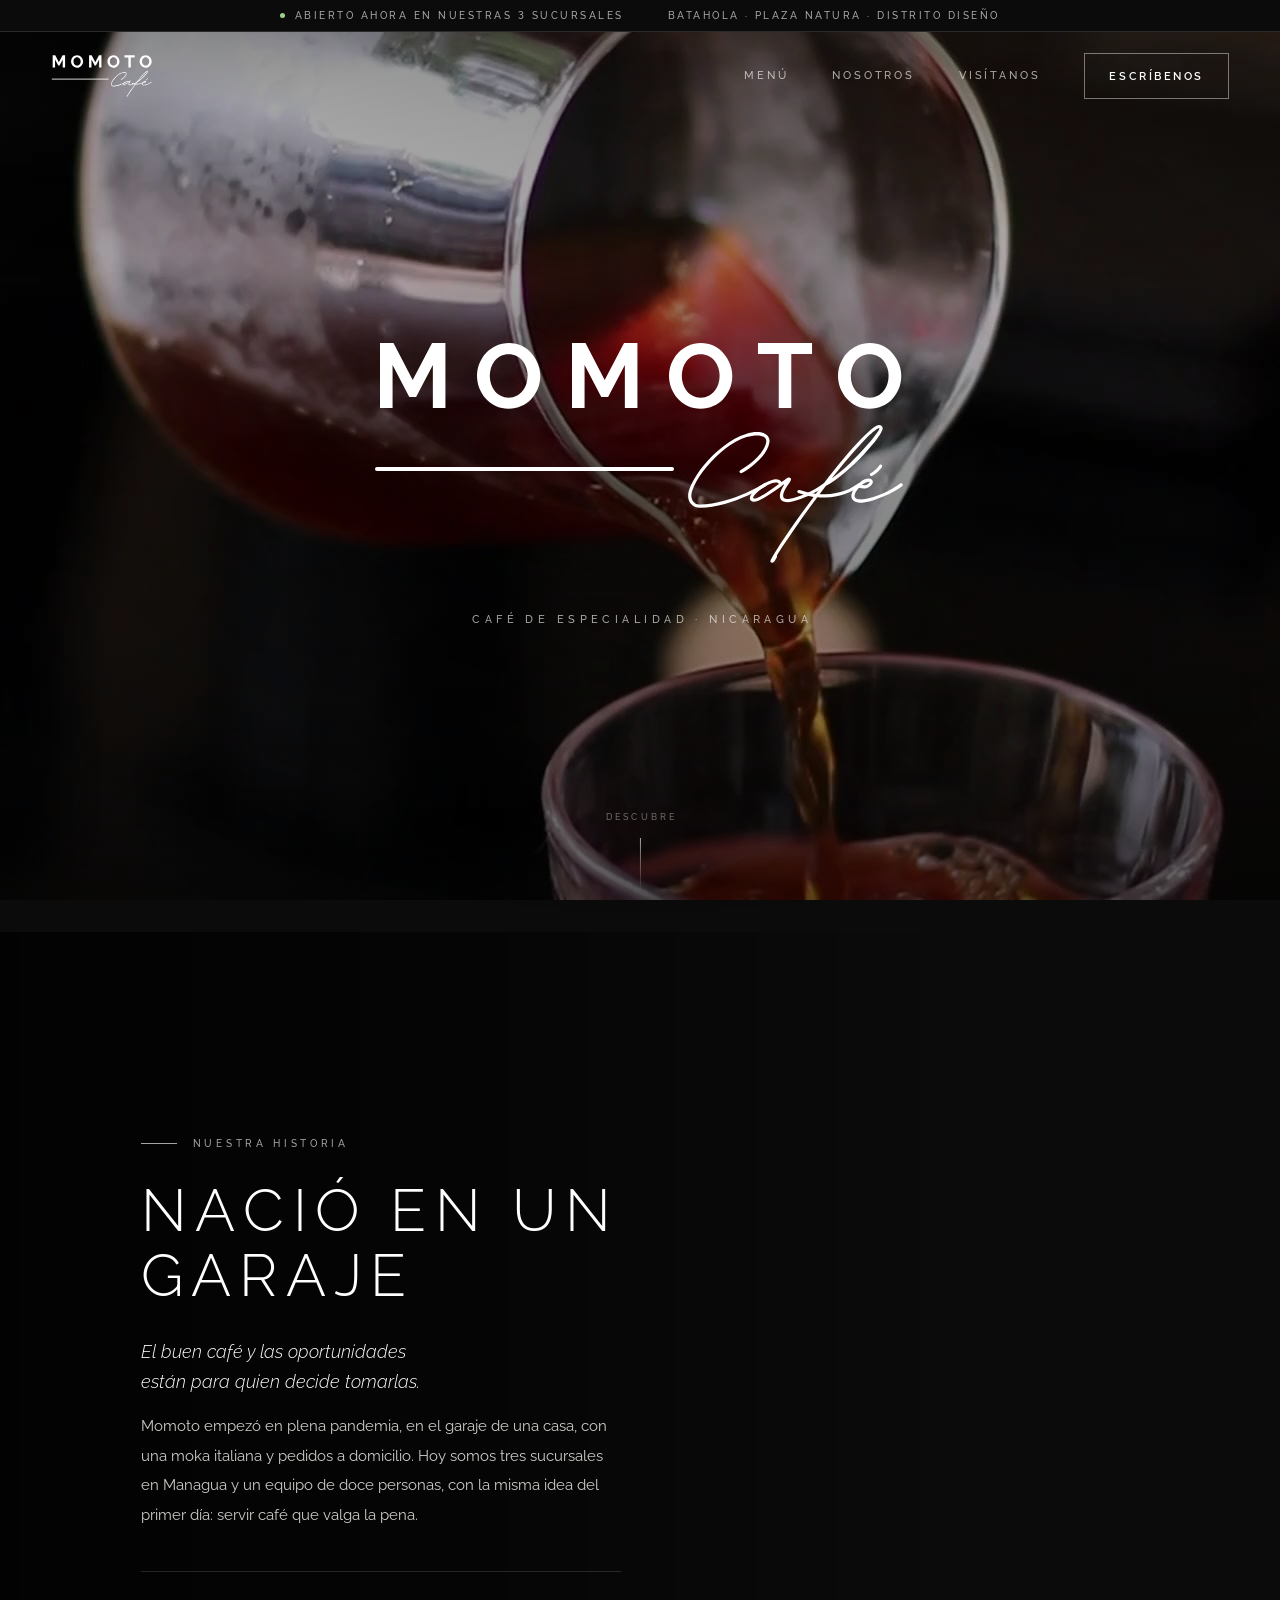
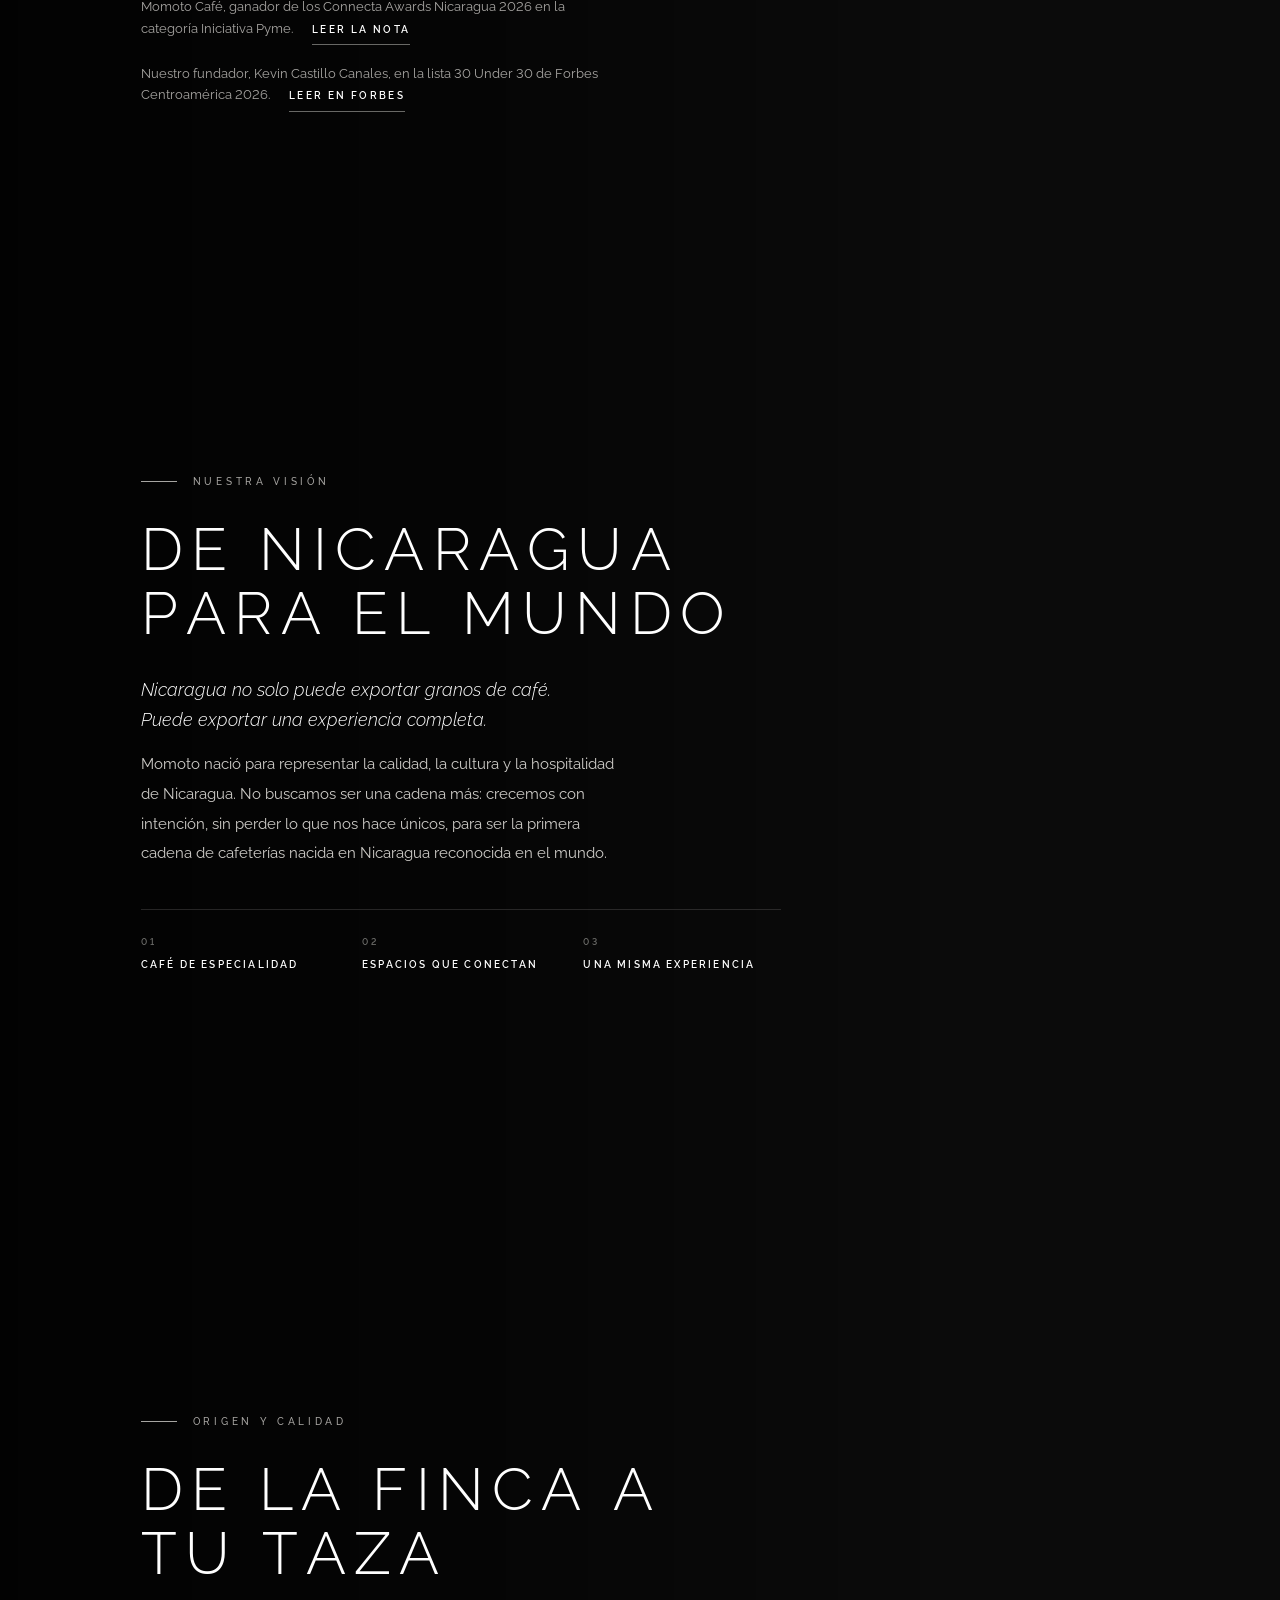
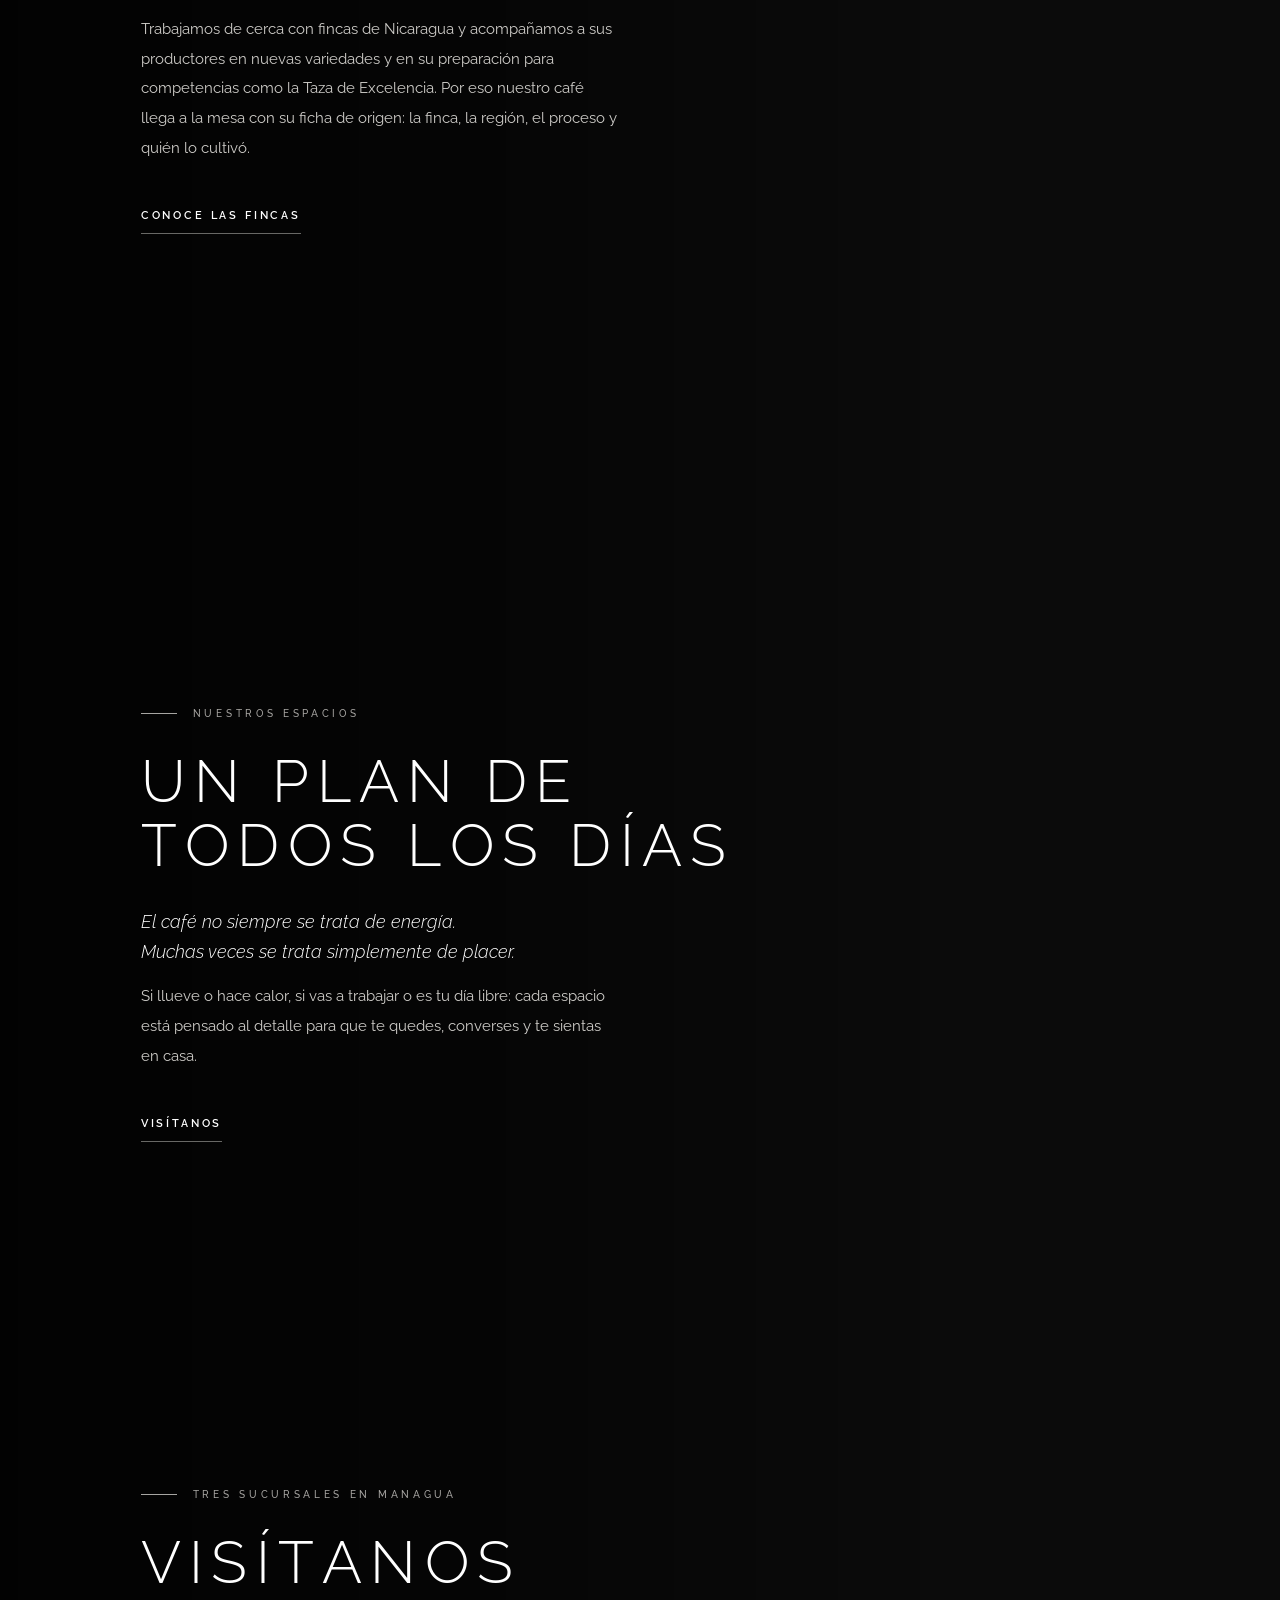
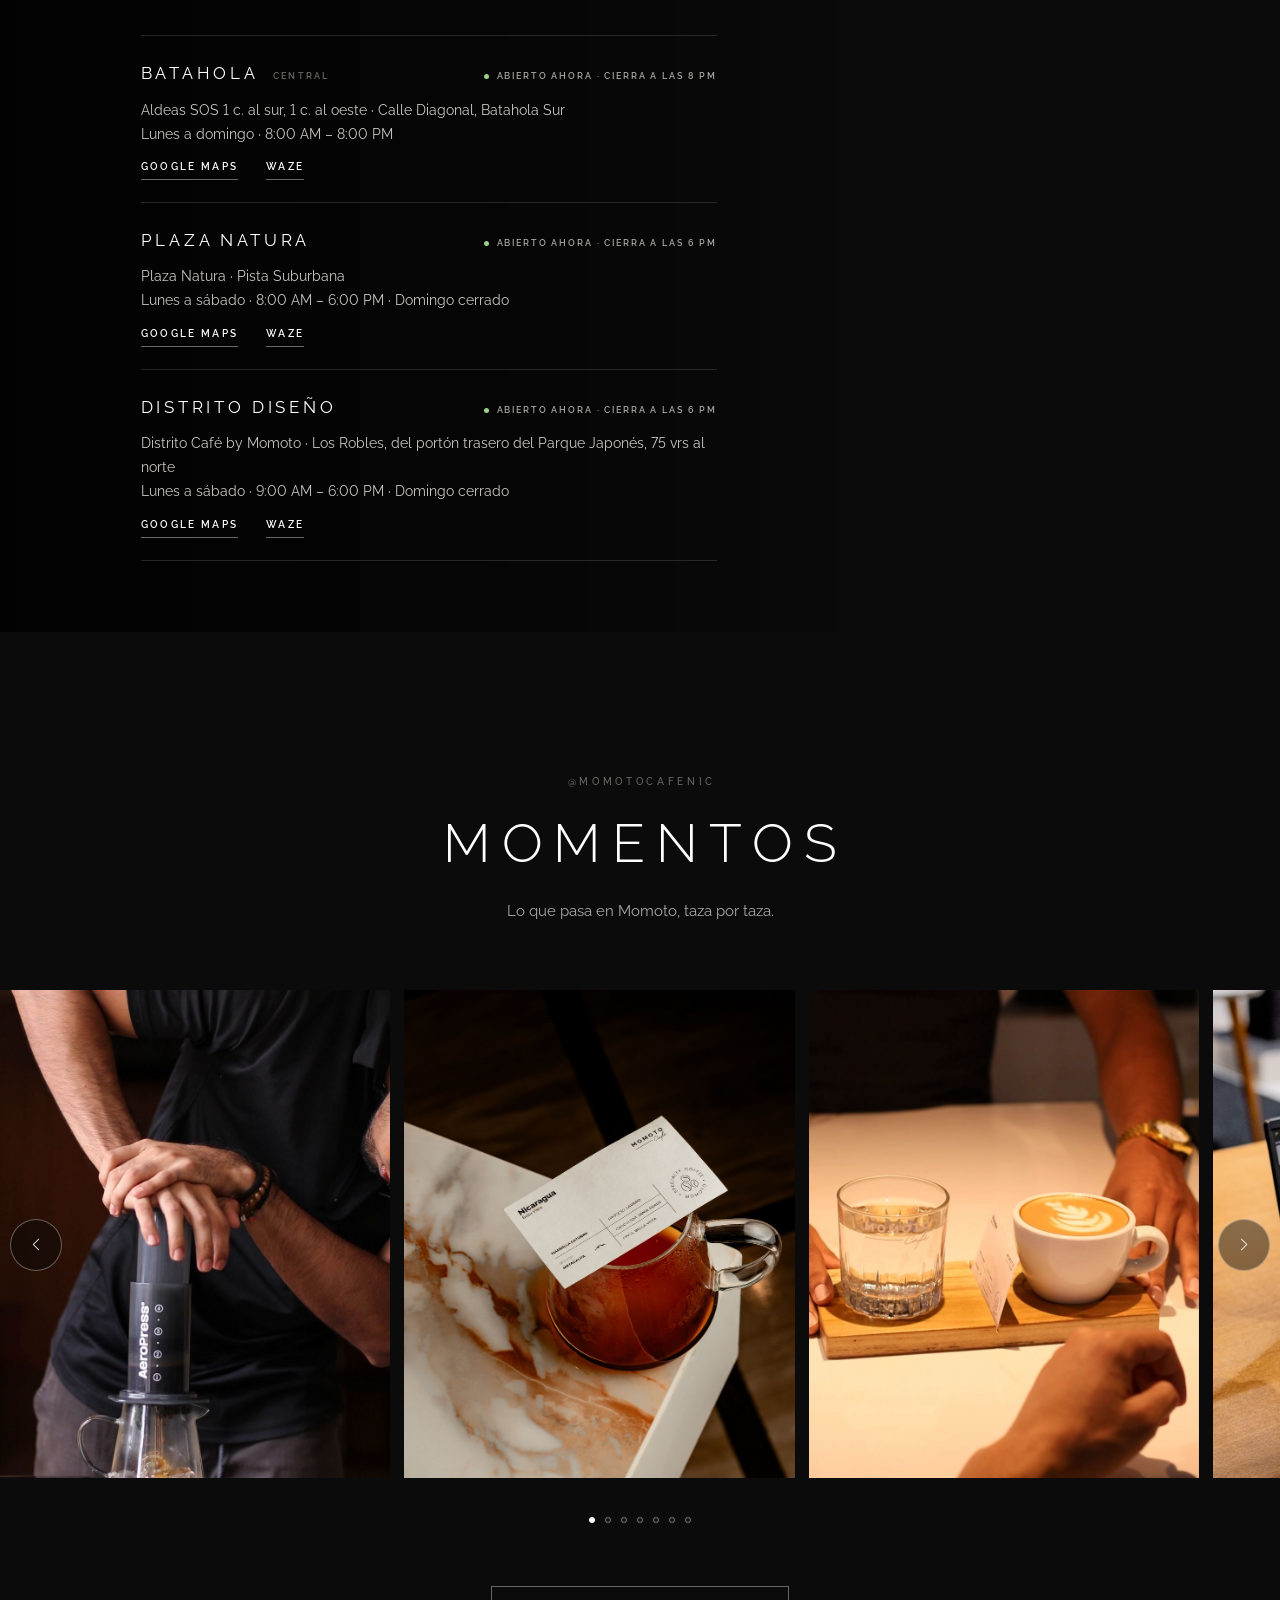
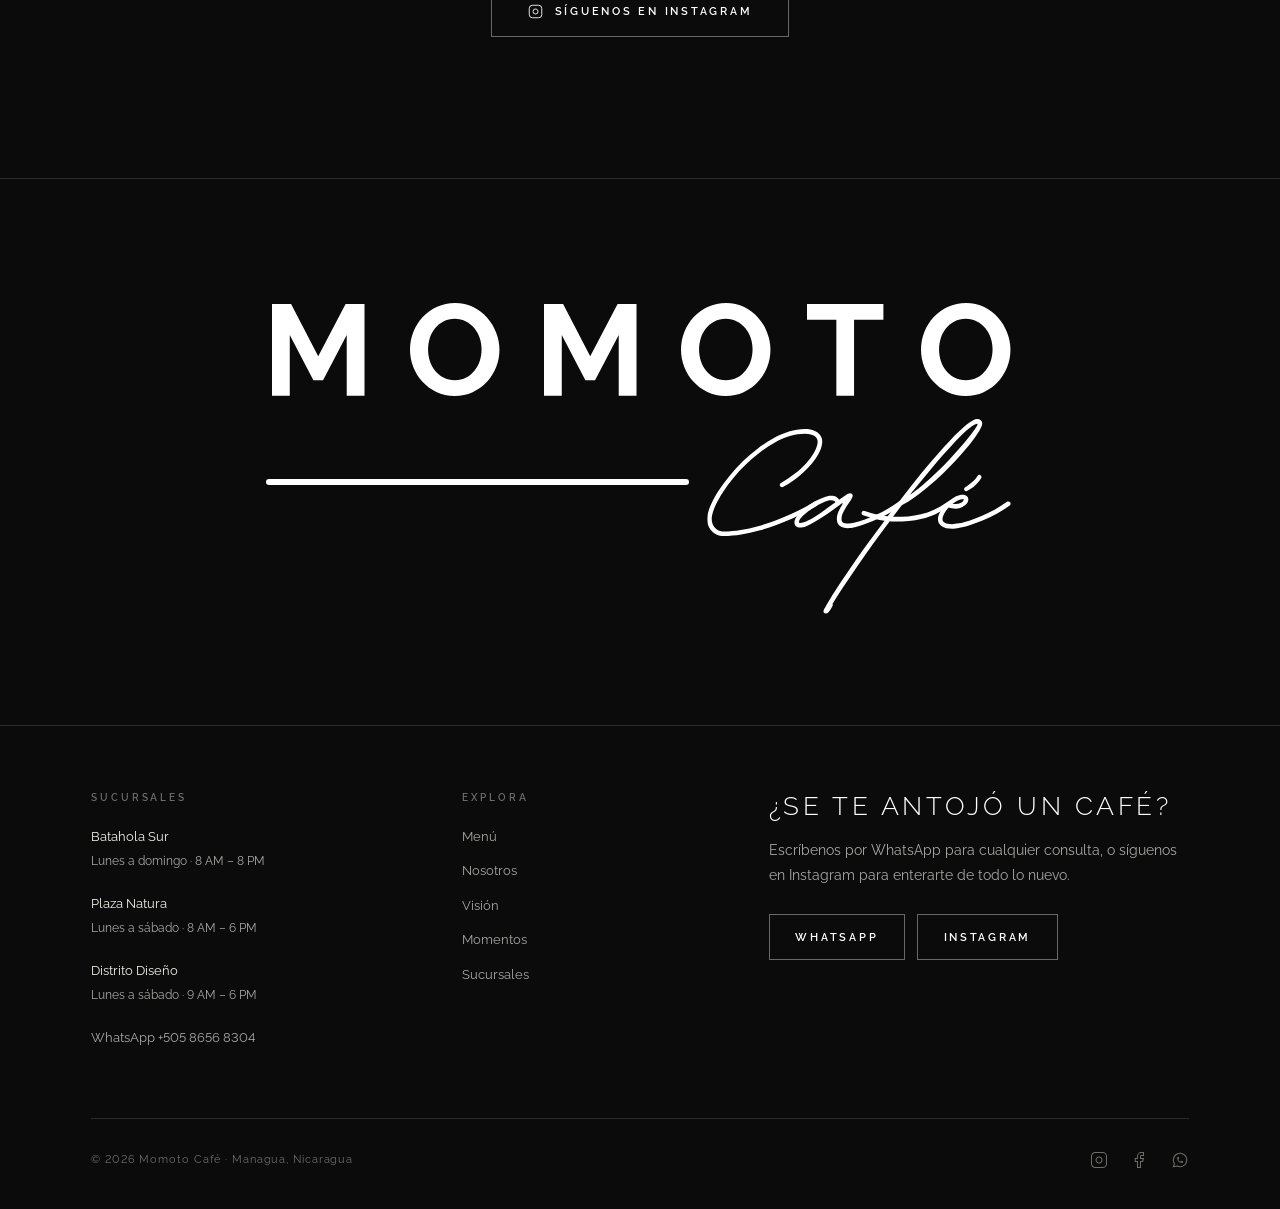
<file: index.html>
<!DOCTYPE html>
<html lang="es">
<head>
    <meta charset="UTF-8">
    <meta name="viewport" content="width=device-width, initial-scale=1.0">
    <title>Momoto Café · Managua</title>
    <meta name="description" content="Momoto Café: café de especialidad de Nicaragua para el mundo. Nació en un garaje y hoy tiene tres sucursales en Managua: Batahola, Plaza Natura y Distrito Diseño.">
    <meta name="theme-color" content="#0b0b0b">

    <meta property="og:title" content="Momoto Café · Managua">
    <meta property="og:description" content="Nicaragua no solo puede exportar granos de café. Puede exportar una experiencia completa.">
    <meta property="og:type" content="website">
    <meta property="og:locale" content="es_NI">
    <!-- Al publicar, cambiar por la URL absoluta: https://TU-DOMINIO/assets/img/og.jpg -->
    <meta property="og:image" content="assets/img/og.jpg">
    <meta name="twitter:card" content="summary_large_image">

    <link rel="icon" href="assets/img/favicon.svg" type="image/svg+xml">

    <link rel="preconnect" href="https://fonts.googleapis.com">
    <link rel="preconnect" href="https://fonts.gstatic.com" crossorigin>
    <link rel="stylesheet" href="https://fonts.googleapis.com/css2?family=Raleway:ital,wght@0,300;0,400;0,500;0,600;1,300;1,400&family=Ms+Madi&display=swap">

    <link rel="stylesheet" href="assets/vendor/swiper/swiper-bundle.min.css">
    <link rel="stylesheet" href="assets/css/styles.css">

    <script>document.documentElement.classList.add('js');</script>

    <script type="application/ld+json">
    [
        {
            "@context": "https://schema.org",
            "@type": "Organization",
            "name": "Momoto Café",
            "award": "Connecta Awards Nicaragua 2026, categoría Iniciativa Pyme",
            "sameAs": ["https://www.instagram.com/momotocafenic/", "https://www.facebook.com/momotocafenic/"]
        },
        {
            "@context": "https://schema.org",
            "@type": "CafeOrCoffeeShop",
            "name": "Momoto Café · Batahola",
            "servesCuisine": "Café de especialidad",
            "priceRange": "C$75 – C$743",
            "address": {
                "@type": "PostalAddress",
                "streetAddress": "Aldeas SOS 1 c. al sur, 1 c. al oeste, Calle Diagonal Batahola Sur",
                "addressLocality": "Managua",
                "postalCode": "12074",
                "addressCountry": "NI"
            },
            "geo": { "@type": "GeoCoordinates", "latitude": 12.1366328, "longitude": -86.3055493 },
            "openingHoursSpecification": [{
                "@type": "OpeningHoursSpecification",
                "dayOfWeek": ["Monday", "Tuesday", "Wednesday", "Thursday", "Friday", "Saturday", "Sunday"],
                "opens": "08:00",
                "closes": "20:00"
            }],
            "telephone": "+50586568304",
            "sameAs": ["https://www.instagram.com/momotocafenic/", "https://www.facebook.com/momotocafenic/"]
        },
        {
            "@context": "https://schema.org",
            "@type": "CafeOrCoffeeShop",
            "name": "Momoto Café · Plaza Natura",
            "servesCuisine": "Café de especialidad",
            "address": {
                "@type": "PostalAddress",
                "streetAddress": "Plaza Natura, Pista Suburbana",
                "addressLocality": "Managua",
                "addressCountry": "NI"
            },
            "geo": { "@type": "GeoCoordinates", "latitude": 12.1129452, "longitude": -86.275781 },
            "openingHoursSpecification": [{
                "@type": "OpeningHoursSpecification",
                "dayOfWeek": ["Monday", "Tuesday", "Wednesday", "Thursday", "Friday", "Saturday"],
                "opens": "08:00",
                "closes": "18:00"
            }],
            "telephone": "+50583340242"
        },
        {
            "@context": "https://schema.org",
            "@type": "CafeOrCoffeeShop",
            "name": "Distrito Café by Momoto",
            "servesCuisine": "Café de especialidad",
            "address": {
                "@type": "PostalAddress",
                "streetAddress": "Distrito Diseño, Colonial Los Robles, del portón trasero del Parque Japonés 75 vrs al norte",
                "addressLocality": "Managua",
                "addressCountry": "NI"
            },
            "geo": { "@type": "GeoCoordinates", "latitude": 12.1262525, "longitude": -86.2611549 },
            "openingHoursSpecification": [{
                "@type": "OpeningHoursSpecification",
                "dayOfWeek": ["Monday", "Tuesday", "Wednesday", "Thursday", "Friday", "Saturday"],
                "opens": "09:00",
                "closes": "18:00"
            }]
        }
    ]
    </script>
</head>
<body class="home">

<a class="skip-link" href="#main">Saltar al contenido</a>

<div class="strip" role="region" aria-label="Estado de las sucursales">
    <p class="strip-item" data-open-status hidden><span class="open-dot"></span><span data-open-text></span></p>
    <p class="strip-item strip-item--wide">Batahola · Plaza Natura · Distrito Diseño</p>
</div>

<header class="site-header" id="siteHeader">
    <div class="header-inner">
        <a href="index.html" class="header-logo" aria-label="Momoto Café, inicio">
            <img class="logo-svg" src="assets/img/logo-blanco.svg" alt="" width="102" height="44">
        </a>

        <nav class="header-nav" aria-label="Navegación principal">
            <a href="menu.html" class="nav-link">Menú</a>
            <a href="#nosotros" class="nav-link">Nosotros</a>
            <a href="#visitanos" class="nav-link">Visítanos</a>
            <a href="https://wa.me/50586568304" class="nav-cta" target="_blank" rel="noopener">Escríbenos</a>
        </nav>

        <button class="nav-toggle" id="navToggle" aria-label="Abrir menú" aria-expanded="false" aria-controls="mobileMenu">
            <span class="nav-toggle-line"></span>
            <span class="nav-toggle-line"></span>
        </button>
    </div>

    <div class="mobile-menu" id="mobileMenu" aria-hidden="true">
        <nav class="mobile-menu-nav" aria-label="Navegación móvil">
            <a href="menu.html" class="mobile-link">Menú</a>
            <a href="#nosotros" class="mobile-link">Nosotros</a>
            <a href="#momentos" class="mobile-link">Momentos</a>
            <a href="#visitanos" class="mobile-link">Visítanos</a>
            <a href="https://wa.me/50586568304" class="mobile-link" target="_blank" rel="noopener">WhatsApp</a>
        </nav>
        <div class="mobile-menu-footer">
            <a href="https://www.instagram.com/momotocafenic/" target="_blank" rel="noopener" aria-label="Instagram">
                <svg width="18" height="18" viewBox="0 0 24 24" fill="none" stroke="currentColor" stroke-width="1.4" aria-hidden="true"><rect x="2" y="2" width="20" height="20" rx="5" ry="5"/><path d="M16 11.37A4 4 0 1 1 12.63 8 4 4 0 0 1 16 11.37z"/><line x1="17.5" y1="6.5" x2="17.51" y2="6.5"/></svg>
            </a>
            <a href="https://www.facebook.com/momotocafenic/" target="_blank" rel="noopener" aria-label="Facebook">
                <svg width="18" height="18" viewBox="0 0 24 24" fill="none" stroke="currentColor" stroke-width="1.4" aria-hidden="true"><path d="M18 2h-3a5 5 0 0 0-5 5v3H7v4h3v8h4v-8h3l1-4h-4V7a1 1 0 0 1 1-1h3z"/></svg>
            </a>
            <a href="https://wa.me/50586568304" target="_blank" rel="noopener" aria-label="WhatsApp">
                <svg width="18" height="18" viewBox="0 0 24 24" fill="none" stroke="currentColor" stroke-width="1.4" stroke-linecap="round" stroke-linejoin="round" aria-hidden="true"><path d="M3 21l1.65-3.8a9 9 0 1 1 3.4 2.9L3 21"/><path d="M9 10a.5.5 0 0 0 1 0V9a.5.5 0 0 0-1 0v1a5 5 0 0 0 5 5h1a.5.5 0 0 0 0-1h-1a.5.5 0 0 0 0 1"/></svg>
            </a>
        </div>
    </div>
</header>

<main id="main">

<!-- ===========================================
     ESCENARIO FIJO
     Cada capa corresponde a una sección (data-layer = data-section).
     Videos: assets/video/NOMBRE-land.mp4 (16:9, computadora) y
     NOMBRE-port.mp4 (9:16, celular). Pósters en assets/img/.
     =========================================== -->
<div class="stage" id="stage" aria-hidden="true">
    <div class="stage-layer is-active" data-layer="hero">
        <video muted loop playsinline preload="none" data-land="assets/video/hero-land.mp4" data-port="assets/video/hero-port.mp4"></video>
    </div>
    <div class="stage-layer" data-layer="historia">
        <video muted loop playsinline preload="none" data-land="assets/video/historia-land.mp4" data-port="assets/video/historia-port.mp4"></video>
    </div>
    <div class="stage-layer" data-layer="vision">
        <video muted loop playsinline preload="none" data-land="assets/video/vision-land.mp4" data-port="assets/video/vision-port.mp4"></video>
    </div>
    <div class="stage-layer" data-layer="origen">
        <video muted loop playsinline preload="none" data-land="assets/video/origen-land.mp4" data-port="assets/video/origen-port.mp4"></video>
    </div>
    <div class="stage-layer" data-layer="diario">
        <video muted loop playsinline preload="none" data-land="assets/video/diario-land.mp4" data-port="assets/video/diario-port.mp4"></video>
    </div>
    <div class="stage-layer" data-layer="visitanos">
        <video muted loop playsinline preload="none" data-land="assets/video/visitanos-land.mp4" data-port="assets/video/visitanos-port.mp4"></video>
    </div>
    <div class="stage-overlay"></div>
</div>


<!-- HERO -->
<section class="hero" id="inicio" data-section="hero">
    <h1 class="sr-only">Momoto Café</h1>
    <div class="hero-content">
        <div class="hero-logo" data-logo-anim><div class="logo-anim" style="aspect-ratio:127.42 / 55.1" aria-hidden="true"><span class="la-letter" style="left:1.640%;top:2.904%;width:12.172%;height:27.913%;--i:0"><svg viewBox="1.61 -15.38 15.51 15.38" preserveAspectRatio="none"><path d="M 14.14 0 L 14.14 -10.17 L 10.17 -2.59 L 8.55 -2.59 L 4.59 -10.17 L 4.59 0 L 1.61 0 L 1.61 -15.38 L 4.81 -15.38 L 9.36 -6.62 L 13.95 -15.38 L 17.12 -15.38 L 17.12 0 Z"/></svg></span><span class="la-letter" style="left:19.675%;top:2.722%;width:11.772%;height:28.294%;--i:1"><svg viewBox="0.67 -15.48 15 15.59" preserveAspectRatio="none"><path d="M 8.17 0.11 C 7.04 0.11 6.01 -0.11 5.09 -0.55 C 4.18 -0.99 3.39 -1.58 2.73 -2.31 C 2.08 -3.04 1.57 -3.88 1.2 -4.81 C 0.85 -5.75 0.67 -6.71 0.67 -7.69 C 0.67 -8.71 0.86 -9.69 1.23 -10.62 C 1.62 -11.57 2.14 -12.41 2.81 -13.12 C 3.49 -13.84 4.29 -14.41 5.22 -14.84 C 6.14 -15.27 7.15 -15.48 8.23 -15.48 C 9.34 -15.48 10.35 -15.25 11.27 -14.8 C 12.18 -14.35 12.96 -13.75 13.61 -13.02 C 14.27 -12.27 14.77 -11.44 15.12 -10.5 C 15.49 -9.56 15.67 -8.61 15.67 -7.64 C 15.67 -6.62 15.48 -5.64 15.11 -4.7 C 14.73 -3.77 14.21 -2.95 13.55 -2.23 C 12.89 -1.52 12.1 -0.96 11.17 -0.53 C 10.24 -0.1 9.24 0.11 8.17 0.11 Z M 3.7 -7.69 C 3.7 -7.02 3.8 -6.38 4 -5.75 C 4.21 -5.13 4.5 -4.59 4.88 -4.11 C 5.26 -3.64 5.73 -3.26 6.28 -2.97 C 6.84 -2.68 7.48 -2.53 8.19 -2.53 C 8.91 -2.53 9.54 -2.68 10.09 -2.97 C 10.66 -3.27 11.12 -3.66 11.5 -4.16 C 11.88 -4.64 12.18 -5.2 12.38 -5.81 C 12.57 -6.43 12.67 -7.05 12.67 -7.69 C 12.67 -8.35 12.57 -8.99 12.36 -9.61 C 12.15 -10.23 11.85 -10.78 11.47 -11.25 C 11.08 -11.73 10.61 -12.11 10.05 -12.39 C 9.49 -12.68 8.88 -12.83 8.19 -12.83 C 7.47 -12.83 6.83 -12.68 6.27 -12.38 C 5.7 -12.08 5.23 -11.69 4.84 -11.2 C 4.47 -10.72 4.18 -10.18 3.98 -9.56 C 3.8 -8.95 3.7 -8.32 3.7 -7.69 Z"/></svg></span><span class="la-letter" style="left:37.341%;top:2.904%;width:12.172%;height:27.913%;--i:2"><svg viewBox="1.61 -15.38 15.51 15.38" preserveAspectRatio="none"><path d="M 14.14 0 L 14.14 -10.17 L 10.17 -2.59 L 8.55 -2.59 L 4.59 -10.17 L 4.59 0 L 1.61 0 L 1.61 -15.38 L 4.81 -15.38 L 9.36 -6.62 L 13.95 -15.38 L 17.12 -15.38 L 17.12 0 Z"/></svg></span><span class="la-letter" style="left:55.384%;top:2.722%;width:11.772%;height:28.294%;--i:3"><svg viewBox="0.67 -15.48 15 15.59" preserveAspectRatio="none"><path d="M 8.17 0.11 C 7.04 0.11 6.01 -0.11 5.09 -0.55 C 4.18 -0.99 3.39 -1.58 2.73 -2.31 C 2.08 -3.04 1.57 -3.88 1.2 -4.81 C 0.85 -5.75 0.67 -6.71 0.67 -7.69 C 0.67 -8.71 0.86 -9.69 1.23 -10.62 C 1.62 -11.57 2.14 -12.41 2.81 -13.12 C 3.49 -13.84 4.29 -14.41 5.22 -14.84 C 6.14 -15.27 7.15 -15.48 8.23 -15.48 C 9.34 -15.48 10.35 -15.25 11.27 -14.8 C 12.18 -14.35 12.96 -13.75 13.61 -13.02 C 14.27 -12.27 14.77 -11.44 15.12 -10.5 C 15.49 -9.56 15.67 -8.61 15.67 -7.64 C 15.67 -6.62 15.48 -5.64 15.11 -4.7 C 14.73 -3.77 14.21 -2.95 13.55 -2.23 C 12.89 -1.52 12.1 -0.96 11.17 -0.53 C 10.24 -0.1 9.24 0.11 8.17 0.11 Z M 3.7 -7.69 C 3.7 -7.02 3.8 -6.38 4 -5.75 C 4.21 -5.13 4.5 -4.59 4.88 -4.11 C 5.26 -3.64 5.73 -3.26 6.28 -2.97 C 6.84 -2.68 7.48 -2.53 8.19 -2.53 C 8.91 -2.53 9.54 -2.68 10.09 -2.97 C 10.66 -3.27 11.12 -3.66 11.5 -4.16 C 11.88 -4.64 12.18 -5.2 12.38 -5.81 C 12.57 -6.43 12.67 -7.05 12.67 -7.69 C 12.67 -8.35 12.57 -8.99 12.36 -9.61 C 12.15 -10.23 11.85 -10.78 11.47 -11.25 C 11.08 -11.73 10.61 -12.11 10.05 -12.39 C 9.49 -12.68 8.88 -12.83 8.19 -12.83 C 7.47 -12.83 6.83 -12.68 6.27 -12.38 C 5.7 -12.08 5.23 -11.69 4.84 -11.2 C 4.47 -10.72 4.18 -10.18 3.98 -9.56 C 3.8 -8.95 3.7 -8.32 3.7 -7.69 Z"/></svg></span><span class="la-letter" style="left:72.022%;top:2.904%;width:10.053%;height:27.913%;--i:4"><svg viewBox="0.3 -15.38 12.81 15.38" preserveAspectRatio="none"><path d="M 13.11 -12.75 L 8.19 -12.75 L 8.19 0 L 5.22 0 L 5.22 -12.75 L 0.3 -12.75 L 0.3 -15.38 L 13.11 -15.38 Z"/></svg></span><span class="la-letter" style="left:86.909%;top:2.722%;width:11.772%;height:28.294%;--i:5"><svg viewBox="0.67 -15.48 15 15.59" preserveAspectRatio="none"><path d="M 8.17 0.11 C 7.04 0.11 6.01 -0.11 5.09 -0.55 C 4.18 -0.99 3.39 -1.58 2.73 -2.31 C 2.08 -3.04 1.57 -3.88 1.2 -4.81 C 0.85 -5.75 0.67 -6.71 0.67 -7.69 C 0.67 -8.71 0.86 -9.69 1.23 -10.62 C 1.62 -11.57 2.14 -12.41 2.81 -13.12 C 3.49 -13.84 4.29 -14.41 5.22 -14.84 C 6.14 -15.27 7.15 -15.48 8.23 -15.48 C 9.34 -15.48 10.35 -15.25 11.27 -14.8 C 12.18 -14.35 12.96 -13.75 13.61 -13.02 C 14.27 -12.27 14.77 -11.44 15.12 -10.5 C 15.49 -9.56 15.67 -8.61 15.67 -7.64 C 15.67 -6.62 15.48 -5.64 15.11 -4.7 C 14.73 -3.77 14.21 -2.95 13.55 -2.23 C 12.89 -1.52 12.1 -0.96 11.17 -0.53 C 10.24 -0.1 9.24 0.11 8.17 0.11 Z M 3.7 -7.69 C 3.7 -7.02 3.8 -6.38 4 -5.75 C 4.21 -5.13 4.5 -4.59 4.88 -4.11 C 5.26 -3.64 5.73 -3.26 6.28 -2.97 C 6.84 -2.68 7.48 -2.53 8.19 -2.53 C 8.91 -2.53 9.54 -2.68 10.09 -2.97 C 10.66 -3.27 11.12 -3.66 11.5 -4.16 C 11.88 -4.64 12.18 -5.2 12.38 -5.81 C 12.57 -6.43 12.67 -7.05 12.67 -7.69 C 12.67 -8.35 12.57 -8.99 12.36 -9.61 C 12.15 -10.23 11.85 -10.78 11.47 -11.25 C 11.08 -11.73 10.61 -12.11 10.05 -12.39 C 9.49 -12.68 8.88 -12.83 8.19 -12.83 C 7.47 -12.83 6.83 -12.68 6.27 -12.38 C 5.7 -12.08 5.23 -11.69 4.84 -11.2 C 4.47 -10.72 4.18 -10.18 3.98 -9.56 C 3.8 -8.95 3.7 -8.32 3.7 -7.69 Z"/></svg></span><span class="la-rule" style="left:0.761%;top:56.134%;width:55.643%;height:1.924%"></span><span class="la-script" style="left:58.860%;top:38.076%;width:39.954%;height:59.220%"><svg viewBox="196.66 99.31 50.91 32.63" preserveAspectRatio="none"><path transform="translate(197.71 117.47)" d="M 1.81 1.47 C 1.33 1.47 0.9 1.38 0.52 1.2 C 0.14 1.02 -0.17 0.77 -0.42 0.45 C -0.67 0.14 -0.84 -0.22 -0.94 -0.64 C -1.04 -1.07 -1.05 -1.52 -0.97 -2.02 C -0.85 -2.61 -0.63 -3.27 -0.3 -3.98 C 0.02 -4.71 0.45 -5.47 0.97 -6.27 C 1.49 -7.05 2.08 -7.85 2.75 -8.66 C 3.41 -9.47 4.14 -10.25 4.92 -11.02 C 5.7 -11.77 6.52 -12.48 7.38 -13.14 C 8.24 -13.8 9.12 -14.38 10.02 -14.88 C 10.91 -15.38 11.8 -15.77 12.7 -16.05 C 13.61 -16.34 14.49 -16.48 15.36 -16.48 C 16.02 -16.48 16.57 -16.38 17.03 -16.16 C 17.5 -15.95 17.84 -15.65 18.05 -15.27 C 18.27 -14.89 18.33 -14.45 18.23 -13.94 C 18.14 -13.39 17.94 -12.85 17.64 -12.3 C 17.35 -11.75 16.98 -11.22 16.55 -10.7 C 16.11 -10.18 15.62 -9.68 15.09 -9.2 C 14.56 -8.72 14.01 -8.27 13.44 -7.86 C 12.86 -7.45 12.3 -7.09 11.73 -6.78 C 11.68 -6.75 11.62 -6.73 11.55 -6.73 C 11.44 -6.73 11.35 -6.77 11.27 -6.84 C 11.19 -6.91 11.16 -7 11.16 -7.11 C 11.16 -7.27 11.22 -7.38 11.36 -7.45 C 12.18 -7.92 12.94 -8.43 13.64 -8.97 C 14.35 -9.52 14.97 -10.09 15.52 -10.67 C 16.05 -11.27 16.49 -11.85 16.83 -12.42 C 17.17 -12.99 17.39 -13.54 17.48 -14.06 C 17.57 -14.57 17.42 -14.97 17.05 -15.27 C 16.67 -15.55 16.11 -15.7 15.36 -15.7 C 14.54 -15.7 13.7 -15.57 12.84 -15.3 C 11.99 -15.04 11.13 -14.66 10.27 -14.19 C 9.41 -13.71 8.57 -13.15 7.75 -12.52 C 6.94 -11.89 6.16 -11.21 5.41 -10.48 C 4.66 -9.75 3.98 -9 3.34 -8.23 C 2.71 -7.46 2.14 -6.7 1.64 -5.94 C 1.15 -5.18 0.74 -4.45 0.42 -3.77 C 0.1 -3.08 -0.11 -2.45 -0.22 -1.89 C -0.3 -1.39 -0.27 -0.95 -0.11 -0.56 C 0.04 -0.18 0.27 0.13 0.61 0.36 C 0.94 0.59 1.34 0.7 1.81 0.7 C 2.72 0.7 3.65 0.62 4.61 0.45 C 5.58 0.3 6.54 0.08 7.5 -0.19 C 8.47 -0.46 9.41 -0.77 10.33 -1.11 C 11.25 -1.45 12.13 -1.8 12.95 -2.17 C 13.77 -2.55 14.52 -2.91 15.2 -3.28 C 15.88 -3.64 16.46 -3.98 16.95 -4.28 C 17 -4.32 17.07 -4.34 17.16 -4.34 C 17.26 -4.34 17.35 -4.3 17.42 -4.23 C 17.49 -4.16 17.53 -4.07 17.53 -3.95 C 17.53 -3.82 17.47 -3.71 17.36 -3.62 C 16.87 -3.32 16.27 -2.98 15.58 -2.61 C 14.89 -2.24 14.12 -1.87 13.27 -1.48 C 12.42 -1.11 11.52 -0.74 10.58 -0.39 C 9.64 -0.04 8.67 0.27 7.67 0.55 C 6.68 0.83 5.69 1.05 4.69 1.22 C 3.7 1.38 2.74 1.47 1.81 1.47 Z"/><path transform="translate(213.76 117.47)" d="M 15.23 -4.34 C 15.34 -4.34 15.43 -4.3 15.5 -4.22 C 15.58 -4.14 15.62 -4.05 15.62 -3.95 C 15.62 -3.82 15.57 -3.71 15.45 -3.64 C 14.91 -3.25 14.31 -2.88 13.66 -2.5 C 13 -2.13 12.33 -1.79 11.64 -1.47 C 10.95 -1.16 10.28 -0.88 9.62 -0.62 C 8.98 -0.38 8.38 -0.2 7.84 -0.06 C 7.31 0.07 6.88 0.14 6.53 0.14 C 5.93 0.14 5.46 0.01 5.14 -0.25 C 4.83 -0.52 4.67 -0.91 4.67 -1.41 C 4.67 -1.81 4.77 -2.22 4.95 -2.64 C 5.15 -3.07 5.37 -3.47 5.61 -3.86 C 5.66 -3.94 5.67 -4 5.64 -4.03 C 5.61 -4.06 5.55 -4.05 5.47 -3.98 C 5.39 -3.93 5.32 -3.88 5.25 -3.83 C 5.18 -3.77 5.1 -3.72 5.03 -3.66 C 4.62 -3.36 4.18 -3.05 3.7 -2.7 C 3.23 -2.37 2.75 -2.04 2.27 -1.72 C 1.77 -1.39 1.3 -1.1 0.83 -0.83 C 0.37 -0.55 -0.05 -0.34 -0.45 -0.19 C -0.85 -0.03 -1.19 0.05 -1.47 0.05 C -1.76 0.05 -1.99 -0.03 -2.17 -0.19 C -2.35 -0.34 -2.44 -0.55 -2.44 -0.81 C -2.44 -1.09 -2.33 -1.39 -2.11 -1.72 C -1.89 -2.05 -1.59 -2.38 -1.22 -2.72 C -0.85 -3.06 -0.45 -3.38 0 -3.69 C 0.45 -4 0.9 -4.27 1.36 -4.52 C 1.82 -4.75 2.25 -4.94 2.66 -5.08 C 3.07 -5.22 3.42 -5.3 3.7 -5.3 C 4.05 -5.3 4.32 -5.24 4.53 -5.14 C 4.74 -5.04 4.91 -4.87 5.06 -4.64 C 5.47 -4.93 5.79 -5.16 6.02 -5.31 C 6.24 -5.47 6.42 -5.58 6.55 -5.64 C 6.68 -5.7 6.79 -5.73 6.88 -5.73 C 7 -5.73 7.1 -5.69 7.19 -5.61 C 7.28 -5.52 7.33 -5.41 7.33 -5.28 C 7.33 -5.16 7.27 -5.02 7.17 -4.84 C 7.08 -4.68 6.94 -4.47 6.77 -4.22 C 6.59 -3.95 6.39 -3.65 6.19 -3.33 C 5.98 -3 5.8 -2.68 5.66 -2.34 C 5.52 -2.01 5.45 -1.7 5.45 -1.41 C 5.45 -1.13 5.54 -0.94 5.7 -0.81 C 5.87 -0.69 6.14 -0.62 6.53 -0.62 C 6.82 -0.62 7.21 -0.69 7.7 -0.81 C 8.2 -0.94 8.76 -1.11 9.38 -1.33 C 9.99 -1.55 10.62 -1.8 11.28 -2.11 C 11.94 -2.41 12.59 -2.74 13.23 -3.11 C 13.88 -3.47 14.47 -3.86 15.02 -4.27 C 15.07 -4.32 15.14 -4.34 15.23 -4.34 Z M 4.44 -4.19 C 4.35 -4.32 4.27 -4.41 4.17 -4.45 C 4.08 -4.5 3.92 -4.53 3.7 -4.53 C 3.44 -4.53 3.12 -4.46 2.75 -4.33 C 2.38 -4.19 2 -4.02 1.59 -3.8 C 1.2 -3.59 0.8 -3.35 0.42 -3.08 C 0.04 -2.82 -0.31 -2.55 -0.62 -2.28 C -0.95 -2.01 -1.2 -1.75 -1.39 -1.5 C -1.58 -1.26 -1.67 -1.06 -1.67 -0.91 C -1.67 -0.78 -1.6 -0.72 -1.47 -0.72 C -1.12 -0.72 -0.66 -0.87 -0.08 -1.17 C 0.5 -1.48 1.18 -1.9 1.94 -2.42 C 2.71 -2.94 3.54 -3.53 4.44 -4.19 Z"/><path transform="translate(227.9 117.47)" d="M 9.34 -4.34 C 9.45 -4.34 9.54 -4.3 9.61 -4.23 C 9.68 -4.16 9.72 -4.07 9.72 -3.95 C 9.72 -3.82 9.66 -3.71 9.56 -3.64 C 8.74 -3.07 7.93 -2.6 7.14 -2.25 C 6.35 -1.89 5.57 -1.62 4.81 -1.44 C 4.05 -1.26 3.3 -1.13 2.56 -1.06 C 1.82 -1 1.1 -0.97 0.39 -0.97 C 0.25 -0.97 0.1 -0.97 -0.06 -0.98 C -0.24 -0.99 -0.41 -1.01 -0.59 -1.03 C -1.54 0.24 -2.47 1.5 -3.39 2.77 C -4.3 4.04 -5.18 5.27 -6 6.47 C -6.83 7.66 -7.6 8.8 -8.31 9.88 C -9.03 10.95 -9.66 11.94 -10.2 12.84 C -10.12 12.94 -10.12 13.07 -10.22 13.23 C -10.64 14.05 -11 14.47 -11.3 14.47 C -11.47 14.47 -11.59 14.41 -11.66 14.3 C -11.72 14.19 -11.72 14.05 -11.66 13.88 C -11.64 13.82 -11.62 13.77 -11.59 13.7 C -11.56 13.64 -11.52 13.58 -11.48 13.52 C -10.98 12.64 -10.38 11.64 -9.66 10.53 C -8.95 9.43 -8.16 8.23 -7.28 6.95 C -6.41 5.68 -5.47 4.36 -4.48 2.98 C -3.5 1.62 -2.5 0.25 -1.47 -1.12 C -1.99 -1.2 -2.56 -1.3 -3.19 -1.45 C -3.81 -1.61 -4.44 -1.8 -5.06 -2.02 C -5.24 -2.07 -5.33 -2.19 -5.33 -2.38 C -5.33 -2.48 -5.29 -2.57 -5.22 -2.64 C -5.14 -2.72 -5.05 -2.77 -4.94 -2.77 C -4.91 -2.77 -4.89 -2.76 -4.88 -2.75 C -4.85 -2.75 -4.83 -2.74 -4.8 -2.73 C -4.1 -2.49 -3.41 -2.3 -2.75 -2.16 C -2.08 -2.01 -1.48 -1.91 -0.94 -1.84 C -0.64 -2.24 -0.34 -2.63 -0.03 -3.03 C 0.27 -3.43 0.57 -3.82 0.88 -4.2 C 0.88 -4.25 0.9 -4.29 0.95 -4.31 L 0.97 -4.33 C 2.64 -6.49 4.19 -8.43 5.61 -10.14 C 7.04 -11.85 8.31 -13.3 9.44 -14.48 C 10.57 -15.68 11.52 -16.59 12.3 -17.22 C 13.08 -17.84 13.66 -18.16 14.05 -18.16 C 14.3 -18.16 14.5 -18.08 14.66 -17.94 C 14.82 -17.8 14.91 -17.62 14.91 -17.39 C 14.91 -17.17 14.79 -16.85 14.56 -16.44 C 14.34 -16.02 14.03 -15.53 13.62 -14.97 C 13.22 -14.41 12.74 -13.81 12.19 -13.16 C 11.64 -12.5 11.04 -11.82 10.38 -11.11 C 9.72 -10.41 9.02 -9.71 8.28 -9 C 7.54 -8.3 6.79 -7.62 6.02 -6.97 C 5.24 -6.31 4.47 -5.7 3.69 -5.14 C 2.91 -4.59 2.16 -4.1 1.41 -3.69 L -0.05 -1.75 C 0.04 -1.75 0.11 -1.75 0.19 -1.75 C 0.26 -1.75 0.33 -1.75 0.39 -1.75 C 1.09 -1.75 1.79 -1.77 2.48 -1.83 C 3.19 -1.89 3.91 -2.01 4.62 -2.19 C 5.35 -2.36 6.09 -2.62 6.83 -2.95 C 7.58 -3.29 8.34 -3.72 9.11 -4.27 C 9.17 -4.32 9.25 -4.34 9.34 -4.34 Z M 2.81 -5.48 C 3.54 -5.98 4.28 -6.55 5.03 -7.19 C 5.79 -7.83 6.54 -8.51 7.28 -9.22 C 8.02 -9.94 8.73 -10.66 9.41 -11.38 C 10.08 -12.1 10.71 -12.8 11.28 -13.45 C 11.85 -14.12 12.35 -14.72 12.78 -15.27 C 13.21 -15.8 13.54 -16.25 13.77 -16.61 C 14 -16.96 14.12 -17.19 14.12 -17.3 C 14.12 -17.35 14.1 -17.38 14.05 -17.38 C 13.85 -17.38 13.55 -17.23 13.16 -16.94 C 12.77 -16.66 12.31 -16.27 11.78 -15.77 C 11.25 -15.27 10.68 -14.69 10.06 -14.03 C 9.46 -13.38 8.83 -12.68 8.17 -11.94 C 7.52 -11.2 6.88 -10.44 6.23 -9.67 C 5.6 -8.91 4.98 -8.17 4.39 -7.45 C 3.8 -6.74 3.28 -6.09 2.81 -5.48 Z"/><path transform="translate(236.15 117.47)" d="M 3.95 -6.06 C 3.86 -6.06 3.77 -6.1 3.7 -6.17 C 3.64 -6.24 3.61 -6.33 3.61 -6.42 C 3.61 -6.57 3.68 -6.67 3.81 -6.73 C 4.02 -6.85 4.23 -6.99 4.45 -7.16 C 4.67 -7.32 4.88 -7.49 5.08 -7.67 C 5.27 -7.86 5.44 -8.04 5.58 -8.2 C 5.71 -8.37 5.8 -8.5 5.86 -8.59 C 5.93 -8.73 6.04 -8.8 6.19 -8.8 C 6.28 -8.8 6.36 -8.76 6.42 -8.69 C 6.49 -8.62 6.53 -8.54 6.53 -8.44 C 6.53 -8.38 6.52 -8.33 6.5 -8.28 C 6.44 -8.16 6.32 -7.99 6.16 -7.78 C 6 -7.58 5.8 -7.37 5.58 -7.14 C 5.36 -6.92 5.12 -6.72 4.86 -6.53 C 4.61 -6.34 4.35 -6.2 4.09 -6.09 C 4.04 -6.07 3.99 -6.06 3.95 -6.06 Z M 11.05 -4.34 C 11.15 -4.34 11.24 -4.3 11.31 -4.23 C 11.38 -4.16 11.42 -4.07 11.42 -3.95 C 11.42 -3.82 11.37 -3.72 11.27 -3.66 C 10.58 -3.16 9.85 -2.7 9.09 -2.28 C 8.33 -1.86 7.57 -1.5 6.81 -1.19 C 6.06 -0.88 5.35 -0.61 4.67 -0.39 C 3.99 -0.18 3.39 -0.02 2.86 0.08 C 2.33 0.19 1.91 0.25 1.61 0.25 C 0.86 0.25 0.27 0.11 -0.14 -0.17 C -0.55 -0.45 -0.77 -0.84 -0.77 -1.34 C -0.77 -1.68 -0.68 -2.03 -0.5 -2.41 C -0.33 -2.79 -0.1 -3.16 0.19 -3.52 C 0.48 -3.88 0.8 -4.21 1.17 -4.5 C 1.54 -4.8 1.9 -5.04 2.27 -5.22 C 2.64 -5.39 3 -5.48 3.34 -5.48 C 3.63 -5.48 3.87 -5.4 4.05 -5.23 C 4.23 -5.08 4.33 -4.88 4.33 -4.62 C 4.33 -4.45 4.27 -4.27 4.14 -4.09 C 4.02 -3.91 3.85 -3.75 3.64 -3.61 C 3.43 -3.46 3.2 -3.34 2.95 -3.25 C 2.71 -3.16 2.47 -3.12 2.22 -3.12 C 1.73 -3.12 1.33 -3.19 1.03 -3.31 C 0.71 -2.97 0.45 -2.62 0.27 -2.27 C 0.09 -1.92 0 -1.61 0 -1.34 C 0 -0.8 0.54 -0.53 1.61 -0.53 C 1.89 -0.53 2.28 -0.58 2.78 -0.67 C 3.28 -0.77 3.85 -0.93 4.48 -1.12 C 5.13 -1.33 5.81 -1.59 6.53 -1.89 C 7.26 -2.2 7.99 -2.55 8.72 -2.95 C 9.46 -3.35 10.16 -3.79 10.81 -4.27 C 10.88 -4.32 10.95 -4.34 11.05 -4.34 Z M 3.56 -4.62 C 3.56 -4.66 3.55 -4.68 3.52 -4.69 C 3.49 -4.7 3.44 -4.7 3.34 -4.7 C 3.11 -4.7 2.85 -4.63 2.56 -4.5 C 2.27 -4.36 1.97 -4.17 1.67 -3.92 C 1.82 -3.9 2 -3.89 2.22 -3.89 C 2.49 -3.89 2.72 -3.93 2.92 -4.02 C 3.12 -4.11 3.27 -4.21 3.39 -4.33 C 3.5 -4.44 3.56 -4.54 3.56 -4.62 Z"/></svg></span></div></div>
        <p class="hero-sub" data-reveal data-delay="4">Café de especialidad · Nicaragua</p>
    </div>

    <a class="hero-scroll" href="#nosotros" data-reveal data-delay="4" aria-label="Bajar a Nosotros">
        <span>Descubre</span>
        <span class="scroll-line"></span>
    </a>
</section>


<!-- ===========================================
     HISTORIA DE LA MARCA
     Fuentes: Forbes Centroamérica (30 Under 30, 2026), la nota de Mercados y Tendencias
     sobre los Connecta Awards Nicaragua 2026 y los Reels de Momoto.
     Los productos viven en la página de menú.
     =========================================== -->

<!-- NUESTRA HISTORIA -->
<section class="panel" id="nosotros" data-section="historia">
    <div class="panel-content">
        <span class="panel-label" data-reveal>Nuestra historia</span>
        <h2 class="panel-title" data-split-chars>Nació en un garaje</h2>
        <p class="panel-text" data-reveal data-delay="2">
            <span class="lead">El buen café y las oportunidades están para quien decide tomarlas.</span>
            Momoto empezó en plena pandemia, en el garaje de una casa, con una moka italiana y pedidos a domicilio. Hoy somos tres sucursales en Managua y un equipo de doce personas, con la misma idea del primer día: servir café que valga la pena.
        </p>
        <ul class="panel-press" role="list" aria-label="Reconocimientos" data-reveal data-delay="3">
            <li>
                <span>Momoto Café, ganador de los Connecta Awards Nicaragua 2026 en la categoría Iniciativa&nbsp;Pyme.</span>
                <a href="https://www.myt.connectab2b.com/post/connecta-awards-nicaragua-2026-celebr%C3%B3-el-liderazgo-y-la-excelencia-del-sector-empresarial" target="_blank" rel="noopener">Leer la nota</a>
            </li>
            <li>
                <span>Nuestro fundador, Kevin Castillo Canales, en la lista 30&nbsp;Under&nbsp;30 de Forbes Centroamérica 2026.</span>
                <a href="https://forbescentroamerica.com/2026/07/07/estos-son-los-30-under-30-forbes-centroamerica-2026/" target="_blank" rel="noopener">Leer en Forbes</a>
            </li>
        </ul>
    </div>
</section>


<!-- NUESTRA VISIÓN
     Tomado del pitch de Kevin Castillo Canales, adaptado para clientes.
     Cada pilar se desarrolla en los paneles siguientes. -->
<section class="panel panel--wide" id="vision" data-section="vision">
    <div class="panel-content">
        <span class="panel-label" data-reveal>Nuestra visión</span>
        <h2 class="panel-title" data-split-chars>De Nicaragua para el mundo</h2>
        <p class="panel-text" data-reveal data-delay="2">
            <span class="lead">Nicaragua no solo puede exportar granos de café.<br>Puede exportar una experiencia completa.</span>
            Momoto nació para representar la calidad, la cultura y la hospitalidad de Nicaragua. No buscamos ser una cadena más: crecemos con intención, sin perder lo que nos hace únicos, para ser la primera cadena de cafeterías nacida en Nicaragua reconocida en el mundo.
        </p>
        <ol class="pillars" role="list" aria-label="Nuestros tres pilares" data-reveal data-delay="3">
            <li class="pillar"><span class="pillar-num" aria-hidden="true">01</span>Café de especialidad</li>
            <li class="pillar"><span class="pillar-num" aria-hidden="true">02</span>Espacios que conectan</li>
            <li class="pillar"><span class="pillar-num" aria-hidden="true">03</span>Una misma experiencia</li>
        </ol>
    </div>
</section>


<!-- ORIGEN Y CALIDAD -->
<section class="panel" id="origen" data-section="origen">
    <div class="panel-content">
        <span class="panel-label" data-reveal>Origen y calidad</span>
        <h2 class="panel-title" data-split-chars>De la finca a tu taza</h2>
        <p class="panel-text" data-reveal data-delay="2">Trabajamos de cerca con fincas de Nicaragua y acompañamos a sus productores en nuevas variedades y en su preparación para competencias como la Taza de Excelencia. Por eso nuestro café llega a la mesa con su ficha de origen: la finca, la región, el proceso y quién lo cultivó.</p>
        <a href="menu.html#fincas" class="panel-cta" data-reveal data-delay="3">Conoce las fincas</a>
    </div>
</section>


<!-- UN PLAN DE TODOS LOS DÍAS -->
<section class="panel" data-section="diario">
    <div class="panel-content">
        <span class="panel-label" data-reveal>Nuestros espacios</span>
        <h2 class="panel-title" data-split-chars>Un plan de todos los días</h2>
        <p class="panel-text" data-reveal data-delay="2">
            <span class="lead">El café no siempre se trata de energía. Muchas veces se trata simplemente de placer.</span>
            Si llueve o hace calor, si vas a trabajar o es tu día libre: cada espacio está pensado al detalle para que te quedes, converses y te sientas en casa.
        </p>
        <a href="#visitanos" class="panel-cta" data-reveal data-delay="3">Visítanos</a>
    </div>
</section>


<!-- VISÍTANOS -->
<section class="panel panel--visit" id="visitanos" data-section="visitanos">
    <div class="panel-content">
        <span class="panel-label" data-reveal>Tres sucursales en Managua</span>
        <h2 class="panel-title" data-split-chars>Visítanos</h2>

        <!-- Sucursales. Los horarios también están en assets/js/app.js (BRANCHES) para el estado "Abierto ahora". -->
        <ul class="branch-list" data-reveal data-delay="2">
            <li class="branch" id="batahola">
                <div class="branch-top">
                    <h3 class="branch-name">Batahola<span class="branch-tag">Central</span></h3>
                    <p class="branch-status" data-branch-status="batahola" hidden><span class="open-dot"></span><span data-open-text></span></p>
                </div>
                <p class="branch-meta">Aldeas SOS 1 c. al sur, 1 c. al oeste · Calle Diagonal, Batahola Sur</p>
                <p class="branch-meta">Lunes a domingo · 8:00 AM – 8:00 PM</p>
                <p class="branch-links">
                    <a href="https://www.google.com/maps/search/?api=1&amp;query=MOMOTO%20CAF%C3%89%20Batahola&amp;query_place_id=ChIJ__ziC59VcY8Ruhu6Uc4Z784" target="_blank" rel="noopener">Google Maps</a>
                    <a href="https://www.waze.com/ul?ll=12.1366328%2C-86.3055493&amp;navigate=yes&amp;zoom=17" target="_blank" rel="noopener">Waze</a>
                </p>
            </li>
            <li class="branch" id="plaza-natura">
                <div class="branch-top">
                    <h3 class="branch-name">Plaza Natura</h3>
                    <p class="branch-status" data-branch-status="natura" hidden><span class="open-dot"></span><span data-open-text></span></p>
                </div>
                <p class="branch-meta">Plaza Natura · Pista Suburbana</p>
                <p class="branch-meta">Lunes a sábado · 8:00 AM – 6:00 PM · Domingo cerrado</p>
                <p class="branch-links">
                    <a href="https://www.google.com/maps/search/?api=1&amp;query=Momoto%20Caf%C3%A9%20Plaza%20Natura&amp;query_place_id=ChIJy_lLUQBVcY8RzkOb0MafDWc" target="_blank" rel="noopener">Google Maps</a>
                    <a href="https://www.waze.com/ul?ll=12.1129452%2C-86.275781&amp;navigate=yes&amp;zoom=17" target="_blank" rel="noopener">Waze</a>
                </p>
            </li>
            <li class="branch" id="distrito-diseno">
                <div class="branch-top">
                    <h3 class="branch-name">Distrito Diseño</h3>
                    <p class="branch-status" data-branch-status="distrito" hidden><span class="open-dot"></span><span data-open-text></span></p>
                </div>
                <p class="branch-meta">Distrito Café by Momoto · Los Robles, del portón trasero del Parque Japonés, 75 vrs al norte</p>
                <p class="branch-meta">Lunes a sábado · 9:00 AM – 6:00 PM · Domingo cerrado</p>
                <p class="branch-links">
                    <a href="https://www.google.com/maps/search/?api=1&amp;query=Distrito%20Caf%C3%A9%20by%20Momoto" target="_blank" rel="noopener">Google Maps</a>
                    <a href="https://www.waze.com/ul?ll=12.1262525%2C-86.2611549&amp;navigate=yes&amp;zoom=17" target="_blank" rel="noopener">Waze</a>
                </p>
            </li>
        </ul>
    </div>
</section>


<!-- MOMENTOS -->
<section class="section gallery" id="momentos">
    <div class="section-head">
        <span class="section-label" data-reveal>@momotocafenic</span>
        <h2 class="section-title" data-split-chars>Momentos</h2>
        <p class="section-text" data-reveal data-delay="2">Lo que pasa en Momoto, taza por taza.</p>
    </div>

    <div class="gallery-slider swiper" data-swiper data-reveal data-delay="2">
        <div class="swiper-wrapper">
            <div class="swiper-slide"><img src="assets/img/galeria-6.jpg" alt="Barista preparando café en AeroPress" loading="lazy" decoding="async" width="900" height="1125"></div>
            <div class="swiper-slide"><img src="assets/img/galeria-4.jpg" alt="Tarjeta de Momoto Café sobre una jarra de café de filtro" loading="lazy" decoding="async" width="900" height="1125"></div>
            <div class="swiper-slide"><img src="assets/img/galeria-3.jpg" alt="Latte con arte latte y vaso de agua sobre una bandeja de madera" loading="lazy" decoding="async" width="900" height="1125"></div>
            <div class="swiper-slide"><img src="assets/img/galeria-7.jpg" alt="Vaso de Momoto Café junto a una laptop" loading="lazy" decoding="async" width="900" height="1125"></div>
            <div class="swiper-slide"><img src="assets/img/galeria-1.jpg" alt="Café de filtro servido en taza sobre una tabla de madera y mármol" loading="lazy" decoding="async" width="900" height="1125"></div>
            <div class="swiper-slide"><img src="assets/img/galeria-2.jpg" alt="Iced latte en vaso de Momoto Café sobre la barra de mármol" loading="lazy" decoding="async" width="900" height="1125"></div>
            <div class="swiper-slide"><img src="assets/img/galeria-8.jpg" alt="Iced latte rodeado de vasos negros de Momoto Café" loading="lazy" decoding="async" width="900" height="1125"></div>
        </div>
        <div class="swiper-button-prev"></div>
        <div class="swiper-button-next"></div>
        <div class="swiper-pagination"></div>
    </div>

    <div class="section-cta" data-reveal>
        <a class="btn-outline" href="https://www.instagram.com/momotocafenic/" target="_blank" rel="noopener">
            <svg width="15" height="15" viewBox="0 0 24 24" fill="none" stroke="currentColor" stroke-width="1.4" aria-hidden="true"><rect x="2" y="2" width="20" height="20" rx="5" ry="5"/><path d="M16 11.37A4 4 0 1 1 12.63 8 4 4 0 0 1 16 11.37z"/><line x1="17.5" y1="6.5" x2="17.51" y2="6.5"/></svg>
            Síguenos en Instagram
        </a>
    </div>
</section>

</main>


<!-- LOGO ANIMADO -->
<div class="footer-logo-outer">
    <div class="footer-logo" data-logo-anim><div class="logo-anim" style="aspect-ratio:127.42 / 55.1" aria-hidden="true"><span class="la-letter" style="left:1.640%;top:2.904%;width:12.172%;height:27.913%;--i:0"><svg viewBox="1.61 -15.38 15.51 15.38" preserveAspectRatio="none"><path d="M 14.14 0 L 14.14 -10.17 L 10.17 -2.59 L 8.55 -2.59 L 4.59 -10.17 L 4.59 0 L 1.61 0 L 1.61 -15.38 L 4.81 -15.38 L 9.36 -6.62 L 13.95 -15.38 L 17.12 -15.38 L 17.12 0 Z"/></svg></span><span class="la-letter" style="left:19.675%;top:2.722%;width:11.772%;height:28.294%;--i:1"><svg viewBox="0.67 -15.48 15 15.59" preserveAspectRatio="none"><path d="M 8.17 0.11 C 7.04 0.11 6.01 -0.11 5.09 -0.55 C 4.18 -0.99 3.39 -1.58 2.73 -2.31 C 2.08 -3.04 1.57 -3.88 1.2 -4.81 C 0.85 -5.75 0.67 -6.71 0.67 -7.69 C 0.67 -8.71 0.86 -9.69 1.23 -10.62 C 1.62 -11.57 2.14 -12.41 2.81 -13.12 C 3.49 -13.84 4.29 -14.41 5.22 -14.84 C 6.14 -15.27 7.15 -15.48 8.23 -15.48 C 9.34 -15.48 10.35 -15.25 11.27 -14.8 C 12.18 -14.35 12.96 -13.75 13.61 -13.02 C 14.27 -12.27 14.77 -11.44 15.12 -10.5 C 15.49 -9.56 15.67 -8.61 15.67 -7.64 C 15.67 -6.62 15.48 -5.64 15.11 -4.7 C 14.73 -3.77 14.21 -2.95 13.55 -2.23 C 12.89 -1.52 12.1 -0.96 11.17 -0.53 C 10.24 -0.1 9.24 0.11 8.17 0.11 Z M 3.7 -7.69 C 3.7 -7.02 3.8 -6.38 4 -5.75 C 4.21 -5.13 4.5 -4.59 4.88 -4.11 C 5.26 -3.64 5.73 -3.26 6.28 -2.97 C 6.84 -2.68 7.48 -2.53 8.19 -2.53 C 8.91 -2.53 9.54 -2.68 10.09 -2.97 C 10.66 -3.27 11.12 -3.66 11.5 -4.16 C 11.88 -4.64 12.18 -5.2 12.38 -5.81 C 12.57 -6.43 12.67 -7.05 12.67 -7.69 C 12.67 -8.35 12.57 -8.99 12.36 -9.61 C 12.15 -10.23 11.85 -10.78 11.47 -11.25 C 11.08 -11.73 10.61 -12.11 10.05 -12.39 C 9.49 -12.68 8.88 -12.83 8.19 -12.83 C 7.47 -12.83 6.83 -12.68 6.27 -12.38 C 5.7 -12.08 5.23 -11.69 4.84 -11.2 C 4.47 -10.72 4.18 -10.18 3.98 -9.56 C 3.8 -8.95 3.7 -8.32 3.7 -7.69 Z"/></svg></span><span class="la-letter" style="left:37.341%;top:2.904%;width:12.172%;height:27.913%;--i:2"><svg viewBox="1.61 -15.38 15.51 15.38" preserveAspectRatio="none"><path d="M 14.14 0 L 14.14 -10.17 L 10.17 -2.59 L 8.55 -2.59 L 4.59 -10.17 L 4.59 0 L 1.61 0 L 1.61 -15.38 L 4.81 -15.38 L 9.36 -6.62 L 13.95 -15.38 L 17.12 -15.38 L 17.12 0 Z"/></svg></span><span class="la-letter" style="left:55.384%;top:2.722%;width:11.772%;height:28.294%;--i:3"><svg viewBox="0.67 -15.48 15 15.59" preserveAspectRatio="none"><path d="M 8.17 0.11 C 7.04 0.11 6.01 -0.11 5.09 -0.55 C 4.18 -0.99 3.39 -1.58 2.73 -2.31 C 2.08 -3.04 1.57 -3.88 1.2 -4.81 C 0.85 -5.75 0.67 -6.71 0.67 -7.69 C 0.67 -8.71 0.86 -9.69 1.23 -10.62 C 1.62 -11.57 2.14 -12.41 2.81 -13.12 C 3.49 -13.84 4.29 -14.41 5.22 -14.84 C 6.14 -15.27 7.15 -15.48 8.23 -15.48 C 9.34 -15.48 10.35 -15.25 11.27 -14.8 C 12.18 -14.35 12.96 -13.75 13.61 -13.02 C 14.27 -12.27 14.77 -11.44 15.12 -10.5 C 15.49 -9.56 15.67 -8.61 15.67 -7.64 C 15.67 -6.62 15.48 -5.64 15.11 -4.7 C 14.73 -3.77 14.21 -2.95 13.55 -2.23 C 12.89 -1.52 12.1 -0.96 11.17 -0.53 C 10.24 -0.1 9.24 0.11 8.17 0.11 Z M 3.7 -7.69 C 3.7 -7.02 3.8 -6.38 4 -5.75 C 4.21 -5.13 4.5 -4.59 4.88 -4.11 C 5.26 -3.64 5.73 -3.26 6.28 -2.97 C 6.84 -2.68 7.48 -2.53 8.19 -2.53 C 8.91 -2.53 9.54 -2.68 10.09 -2.97 C 10.66 -3.27 11.12 -3.66 11.5 -4.16 C 11.88 -4.64 12.18 -5.2 12.38 -5.81 C 12.57 -6.43 12.67 -7.05 12.67 -7.69 C 12.67 -8.35 12.57 -8.99 12.36 -9.61 C 12.15 -10.23 11.85 -10.78 11.47 -11.25 C 11.08 -11.73 10.61 -12.11 10.05 -12.39 C 9.49 -12.68 8.88 -12.83 8.19 -12.83 C 7.47 -12.83 6.83 -12.68 6.27 -12.38 C 5.7 -12.08 5.23 -11.69 4.84 -11.2 C 4.47 -10.72 4.18 -10.18 3.98 -9.56 C 3.8 -8.95 3.7 -8.32 3.7 -7.69 Z"/></svg></span><span class="la-letter" style="left:72.022%;top:2.904%;width:10.053%;height:27.913%;--i:4"><svg viewBox="0.3 -15.38 12.81 15.38" preserveAspectRatio="none"><path d="M 13.11 -12.75 L 8.19 -12.75 L 8.19 0 L 5.22 0 L 5.22 -12.75 L 0.3 -12.75 L 0.3 -15.38 L 13.11 -15.38 Z"/></svg></span><span class="la-letter" style="left:86.909%;top:2.722%;width:11.772%;height:28.294%;--i:5"><svg viewBox="0.67 -15.48 15 15.59" preserveAspectRatio="none"><path d="M 8.17 0.11 C 7.04 0.11 6.01 -0.11 5.09 -0.55 C 4.18 -0.99 3.39 -1.58 2.73 -2.31 C 2.08 -3.04 1.57 -3.88 1.2 -4.81 C 0.85 -5.75 0.67 -6.71 0.67 -7.69 C 0.67 -8.71 0.86 -9.69 1.23 -10.62 C 1.62 -11.57 2.14 -12.41 2.81 -13.12 C 3.49 -13.84 4.29 -14.41 5.22 -14.84 C 6.14 -15.27 7.15 -15.48 8.23 -15.48 C 9.34 -15.48 10.35 -15.25 11.27 -14.8 C 12.18 -14.35 12.96 -13.75 13.61 -13.02 C 14.27 -12.27 14.77 -11.44 15.12 -10.5 C 15.49 -9.56 15.67 -8.61 15.67 -7.64 C 15.67 -6.62 15.48 -5.64 15.11 -4.7 C 14.73 -3.77 14.21 -2.95 13.55 -2.23 C 12.89 -1.52 12.1 -0.96 11.17 -0.53 C 10.24 -0.1 9.24 0.11 8.17 0.11 Z M 3.7 -7.69 C 3.7 -7.02 3.8 -6.38 4 -5.75 C 4.21 -5.13 4.5 -4.59 4.88 -4.11 C 5.26 -3.64 5.73 -3.26 6.28 -2.97 C 6.84 -2.68 7.48 -2.53 8.19 -2.53 C 8.91 -2.53 9.54 -2.68 10.09 -2.97 C 10.66 -3.27 11.12 -3.66 11.5 -4.16 C 11.88 -4.64 12.18 -5.2 12.38 -5.81 C 12.57 -6.43 12.67 -7.05 12.67 -7.69 C 12.67 -8.35 12.57 -8.99 12.36 -9.61 C 12.15 -10.23 11.85 -10.78 11.47 -11.25 C 11.08 -11.73 10.61 -12.11 10.05 -12.39 C 9.49 -12.68 8.88 -12.83 8.19 -12.83 C 7.47 -12.83 6.83 -12.68 6.27 -12.38 C 5.7 -12.08 5.23 -11.69 4.84 -11.2 C 4.47 -10.72 4.18 -10.18 3.98 -9.56 C 3.8 -8.95 3.7 -8.32 3.7 -7.69 Z"/></svg></span><span class="la-rule" style="left:0.761%;top:56.134%;width:55.643%;height:1.924%"></span><span class="la-script" style="left:58.860%;top:38.076%;width:39.954%;height:59.220%"><svg viewBox="196.66 99.31 50.91 32.63" preserveAspectRatio="none"><path transform="translate(197.71 117.47)" d="M 1.81 1.47 C 1.33 1.47 0.9 1.38 0.52 1.2 C 0.14 1.02 -0.17 0.77 -0.42 0.45 C -0.67 0.14 -0.84 -0.22 -0.94 -0.64 C -1.04 -1.07 -1.05 -1.52 -0.97 -2.02 C -0.85 -2.61 -0.63 -3.27 -0.3 -3.98 C 0.02 -4.71 0.45 -5.47 0.97 -6.27 C 1.49 -7.05 2.08 -7.85 2.75 -8.66 C 3.41 -9.47 4.14 -10.25 4.92 -11.02 C 5.7 -11.77 6.52 -12.48 7.38 -13.14 C 8.24 -13.8 9.12 -14.38 10.02 -14.88 C 10.91 -15.38 11.8 -15.77 12.7 -16.05 C 13.61 -16.34 14.49 -16.48 15.36 -16.48 C 16.02 -16.48 16.57 -16.38 17.03 -16.16 C 17.5 -15.95 17.84 -15.65 18.05 -15.27 C 18.27 -14.89 18.33 -14.45 18.23 -13.94 C 18.14 -13.39 17.94 -12.85 17.64 -12.3 C 17.35 -11.75 16.98 -11.22 16.55 -10.7 C 16.11 -10.18 15.62 -9.68 15.09 -9.2 C 14.56 -8.72 14.01 -8.27 13.44 -7.86 C 12.86 -7.45 12.3 -7.09 11.73 -6.78 C 11.68 -6.75 11.62 -6.73 11.55 -6.73 C 11.44 -6.73 11.35 -6.77 11.27 -6.84 C 11.19 -6.91 11.16 -7 11.16 -7.11 C 11.16 -7.27 11.22 -7.38 11.36 -7.45 C 12.18 -7.92 12.94 -8.43 13.64 -8.97 C 14.35 -9.52 14.97 -10.09 15.52 -10.67 C 16.05 -11.27 16.49 -11.85 16.83 -12.42 C 17.17 -12.99 17.39 -13.54 17.48 -14.06 C 17.57 -14.57 17.42 -14.97 17.05 -15.27 C 16.67 -15.55 16.11 -15.7 15.36 -15.7 C 14.54 -15.7 13.7 -15.57 12.84 -15.3 C 11.99 -15.04 11.13 -14.66 10.27 -14.19 C 9.41 -13.71 8.57 -13.15 7.75 -12.52 C 6.94 -11.89 6.16 -11.21 5.41 -10.48 C 4.66 -9.75 3.98 -9 3.34 -8.23 C 2.71 -7.46 2.14 -6.7 1.64 -5.94 C 1.15 -5.18 0.74 -4.45 0.42 -3.77 C 0.1 -3.08 -0.11 -2.45 -0.22 -1.89 C -0.3 -1.39 -0.27 -0.95 -0.11 -0.56 C 0.04 -0.18 0.27 0.13 0.61 0.36 C 0.94 0.59 1.34 0.7 1.81 0.7 C 2.72 0.7 3.65 0.62 4.61 0.45 C 5.58 0.3 6.54 0.08 7.5 -0.19 C 8.47 -0.46 9.41 -0.77 10.33 -1.11 C 11.25 -1.45 12.13 -1.8 12.95 -2.17 C 13.77 -2.55 14.52 -2.91 15.2 -3.28 C 15.88 -3.64 16.46 -3.98 16.95 -4.28 C 17 -4.32 17.07 -4.34 17.16 -4.34 C 17.26 -4.34 17.35 -4.3 17.42 -4.23 C 17.49 -4.16 17.53 -4.07 17.53 -3.95 C 17.53 -3.82 17.47 -3.71 17.36 -3.62 C 16.87 -3.32 16.27 -2.98 15.58 -2.61 C 14.89 -2.24 14.12 -1.87 13.27 -1.48 C 12.42 -1.11 11.52 -0.74 10.58 -0.39 C 9.64 -0.04 8.67 0.27 7.67 0.55 C 6.68 0.83 5.69 1.05 4.69 1.22 C 3.7 1.38 2.74 1.47 1.81 1.47 Z"/><path transform="translate(213.76 117.47)" d="M 15.23 -4.34 C 15.34 -4.34 15.43 -4.3 15.5 -4.22 C 15.58 -4.14 15.62 -4.05 15.62 -3.95 C 15.62 -3.82 15.57 -3.71 15.45 -3.64 C 14.91 -3.25 14.31 -2.88 13.66 -2.5 C 13 -2.13 12.33 -1.79 11.64 -1.47 C 10.95 -1.16 10.28 -0.88 9.62 -0.62 C 8.98 -0.38 8.38 -0.2 7.84 -0.06 C 7.31 0.07 6.88 0.14 6.53 0.14 C 5.93 0.14 5.46 0.01 5.14 -0.25 C 4.83 -0.52 4.67 -0.91 4.67 -1.41 C 4.67 -1.81 4.77 -2.22 4.95 -2.64 C 5.15 -3.07 5.37 -3.47 5.61 -3.86 C 5.66 -3.94 5.67 -4 5.64 -4.03 C 5.61 -4.06 5.55 -4.05 5.47 -3.98 C 5.39 -3.93 5.32 -3.88 5.25 -3.83 C 5.18 -3.77 5.1 -3.72 5.03 -3.66 C 4.62 -3.36 4.18 -3.05 3.7 -2.7 C 3.23 -2.37 2.75 -2.04 2.27 -1.72 C 1.77 -1.39 1.3 -1.1 0.83 -0.83 C 0.37 -0.55 -0.05 -0.34 -0.45 -0.19 C -0.85 -0.03 -1.19 0.05 -1.47 0.05 C -1.76 0.05 -1.99 -0.03 -2.17 -0.19 C -2.35 -0.34 -2.44 -0.55 -2.44 -0.81 C -2.44 -1.09 -2.33 -1.39 -2.11 -1.72 C -1.89 -2.05 -1.59 -2.38 -1.22 -2.72 C -0.85 -3.06 -0.45 -3.38 0 -3.69 C 0.45 -4 0.9 -4.27 1.36 -4.52 C 1.82 -4.75 2.25 -4.94 2.66 -5.08 C 3.07 -5.22 3.42 -5.3 3.7 -5.3 C 4.05 -5.3 4.32 -5.24 4.53 -5.14 C 4.74 -5.04 4.91 -4.87 5.06 -4.64 C 5.47 -4.93 5.79 -5.16 6.02 -5.31 C 6.24 -5.47 6.42 -5.58 6.55 -5.64 C 6.68 -5.7 6.79 -5.73 6.88 -5.73 C 7 -5.73 7.1 -5.69 7.19 -5.61 C 7.28 -5.52 7.33 -5.41 7.33 -5.28 C 7.33 -5.16 7.27 -5.02 7.17 -4.84 C 7.08 -4.68 6.94 -4.47 6.77 -4.22 C 6.59 -3.95 6.39 -3.65 6.19 -3.33 C 5.98 -3 5.8 -2.68 5.66 -2.34 C 5.52 -2.01 5.45 -1.7 5.45 -1.41 C 5.45 -1.13 5.54 -0.94 5.7 -0.81 C 5.87 -0.69 6.14 -0.62 6.53 -0.62 C 6.82 -0.62 7.21 -0.69 7.7 -0.81 C 8.2 -0.94 8.76 -1.11 9.38 -1.33 C 9.99 -1.55 10.62 -1.8 11.28 -2.11 C 11.94 -2.41 12.59 -2.74 13.23 -3.11 C 13.88 -3.47 14.47 -3.86 15.02 -4.27 C 15.07 -4.32 15.14 -4.34 15.23 -4.34 Z M 4.44 -4.19 C 4.35 -4.32 4.27 -4.41 4.17 -4.45 C 4.08 -4.5 3.92 -4.53 3.7 -4.53 C 3.44 -4.53 3.12 -4.46 2.75 -4.33 C 2.38 -4.19 2 -4.02 1.59 -3.8 C 1.2 -3.59 0.8 -3.35 0.42 -3.08 C 0.04 -2.82 -0.31 -2.55 -0.62 -2.28 C -0.95 -2.01 -1.2 -1.75 -1.39 -1.5 C -1.58 -1.26 -1.67 -1.06 -1.67 -0.91 C -1.67 -0.78 -1.6 -0.72 -1.47 -0.72 C -1.12 -0.72 -0.66 -0.87 -0.08 -1.17 C 0.5 -1.48 1.18 -1.9 1.94 -2.42 C 2.71 -2.94 3.54 -3.53 4.44 -4.19 Z"/><path transform="translate(227.9 117.47)" d="M 9.34 -4.34 C 9.45 -4.34 9.54 -4.3 9.61 -4.23 C 9.68 -4.16 9.72 -4.07 9.72 -3.95 C 9.72 -3.82 9.66 -3.71 9.56 -3.64 C 8.74 -3.07 7.93 -2.6 7.14 -2.25 C 6.35 -1.89 5.57 -1.62 4.81 -1.44 C 4.05 -1.26 3.3 -1.13 2.56 -1.06 C 1.82 -1 1.1 -0.97 0.39 -0.97 C 0.25 -0.97 0.1 -0.97 -0.06 -0.98 C -0.24 -0.99 -0.41 -1.01 -0.59 -1.03 C -1.54 0.24 -2.47 1.5 -3.39 2.77 C -4.3 4.04 -5.18 5.27 -6 6.47 C -6.83 7.66 -7.6 8.8 -8.31 9.88 C -9.03 10.95 -9.66 11.94 -10.2 12.84 C -10.12 12.94 -10.12 13.07 -10.22 13.23 C -10.64 14.05 -11 14.47 -11.3 14.47 C -11.47 14.47 -11.59 14.41 -11.66 14.3 C -11.72 14.19 -11.72 14.05 -11.66 13.88 C -11.64 13.82 -11.62 13.77 -11.59 13.7 C -11.56 13.64 -11.52 13.58 -11.48 13.52 C -10.98 12.64 -10.38 11.64 -9.66 10.53 C -8.95 9.43 -8.16 8.23 -7.28 6.95 C -6.41 5.68 -5.47 4.36 -4.48 2.98 C -3.5 1.62 -2.5 0.25 -1.47 -1.12 C -1.99 -1.2 -2.56 -1.3 -3.19 -1.45 C -3.81 -1.61 -4.44 -1.8 -5.06 -2.02 C -5.24 -2.07 -5.33 -2.19 -5.33 -2.38 C -5.33 -2.48 -5.29 -2.57 -5.22 -2.64 C -5.14 -2.72 -5.05 -2.77 -4.94 -2.77 C -4.91 -2.77 -4.89 -2.76 -4.88 -2.75 C -4.85 -2.75 -4.83 -2.74 -4.8 -2.73 C -4.1 -2.49 -3.41 -2.3 -2.75 -2.16 C -2.08 -2.01 -1.48 -1.91 -0.94 -1.84 C -0.64 -2.24 -0.34 -2.63 -0.03 -3.03 C 0.27 -3.43 0.57 -3.82 0.88 -4.2 C 0.88 -4.25 0.9 -4.29 0.95 -4.31 L 0.97 -4.33 C 2.64 -6.49 4.19 -8.43 5.61 -10.14 C 7.04 -11.85 8.31 -13.3 9.44 -14.48 C 10.57 -15.68 11.52 -16.59 12.3 -17.22 C 13.08 -17.84 13.66 -18.16 14.05 -18.16 C 14.3 -18.16 14.5 -18.08 14.66 -17.94 C 14.82 -17.8 14.91 -17.62 14.91 -17.39 C 14.91 -17.17 14.79 -16.85 14.56 -16.44 C 14.34 -16.02 14.03 -15.53 13.62 -14.97 C 13.22 -14.41 12.74 -13.81 12.19 -13.16 C 11.64 -12.5 11.04 -11.82 10.38 -11.11 C 9.72 -10.41 9.02 -9.71 8.28 -9 C 7.54 -8.3 6.79 -7.62 6.02 -6.97 C 5.24 -6.31 4.47 -5.7 3.69 -5.14 C 2.91 -4.59 2.16 -4.1 1.41 -3.69 L -0.05 -1.75 C 0.04 -1.75 0.11 -1.75 0.19 -1.75 C 0.26 -1.75 0.33 -1.75 0.39 -1.75 C 1.09 -1.75 1.79 -1.77 2.48 -1.83 C 3.19 -1.89 3.91 -2.01 4.62 -2.19 C 5.35 -2.36 6.09 -2.62 6.83 -2.95 C 7.58 -3.29 8.34 -3.72 9.11 -4.27 C 9.17 -4.32 9.25 -4.34 9.34 -4.34 Z M 2.81 -5.48 C 3.54 -5.98 4.28 -6.55 5.03 -7.19 C 5.79 -7.83 6.54 -8.51 7.28 -9.22 C 8.02 -9.94 8.73 -10.66 9.41 -11.38 C 10.08 -12.1 10.71 -12.8 11.28 -13.45 C 11.85 -14.12 12.35 -14.72 12.78 -15.27 C 13.21 -15.8 13.54 -16.25 13.77 -16.61 C 14 -16.96 14.12 -17.19 14.12 -17.3 C 14.12 -17.35 14.1 -17.38 14.05 -17.38 C 13.85 -17.38 13.55 -17.23 13.16 -16.94 C 12.77 -16.66 12.31 -16.27 11.78 -15.77 C 11.25 -15.27 10.68 -14.69 10.06 -14.03 C 9.46 -13.38 8.83 -12.68 8.17 -11.94 C 7.52 -11.2 6.88 -10.44 6.23 -9.67 C 5.6 -8.91 4.98 -8.17 4.39 -7.45 C 3.8 -6.74 3.28 -6.09 2.81 -5.48 Z"/><path transform="translate(236.15 117.47)" d="M 3.95 -6.06 C 3.86 -6.06 3.77 -6.1 3.7 -6.17 C 3.64 -6.24 3.61 -6.33 3.61 -6.42 C 3.61 -6.57 3.68 -6.67 3.81 -6.73 C 4.02 -6.85 4.23 -6.99 4.45 -7.16 C 4.67 -7.32 4.88 -7.49 5.08 -7.67 C 5.27 -7.86 5.44 -8.04 5.58 -8.2 C 5.71 -8.37 5.8 -8.5 5.86 -8.59 C 5.93 -8.73 6.04 -8.8 6.19 -8.8 C 6.28 -8.8 6.36 -8.76 6.42 -8.69 C 6.49 -8.62 6.53 -8.54 6.53 -8.44 C 6.53 -8.38 6.52 -8.33 6.5 -8.28 C 6.44 -8.16 6.32 -7.99 6.16 -7.78 C 6 -7.58 5.8 -7.37 5.58 -7.14 C 5.36 -6.92 5.12 -6.72 4.86 -6.53 C 4.61 -6.34 4.35 -6.2 4.09 -6.09 C 4.04 -6.07 3.99 -6.06 3.95 -6.06 Z M 11.05 -4.34 C 11.15 -4.34 11.24 -4.3 11.31 -4.23 C 11.38 -4.16 11.42 -4.07 11.42 -3.95 C 11.42 -3.82 11.37 -3.72 11.27 -3.66 C 10.58 -3.16 9.85 -2.7 9.09 -2.28 C 8.33 -1.86 7.57 -1.5 6.81 -1.19 C 6.06 -0.88 5.35 -0.61 4.67 -0.39 C 3.99 -0.18 3.39 -0.02 2.86 0.08 C 2.33 0.19 1.91 0.25 1.61 0.25 C 0.86 0.25 0.27 0.11 -0.14 -0.17 C -0.55 -0.45 -0.77 -0.84 -0.77 -1.34 C -0.77 -1.68 -0.68 -2.03 -0.5 -2.41 C -0.33 -2.79 -0.1 -3.16 0.19 -3.52 C 0.48 -3.88 0.8 -4.21 1.17 -4.5 C 1.54 -4.8 1.9 -5.04 2.27 -5.22 C 2.64 -5.39 3 -5.48 3.34 -5.48 C 3.63 -5.48 3.87 -5.4 4.05 -5.23 C 4.23 -5.08 4.33 -4.88 4.33 -4.62 C 4.33 -4.45 4.27 -4.27 4.14 -4.09 C 4.02 -3.91 3.85 -3.75 3.64 -3.61 C 3.43 -3.46 3.2 -3.34 2.95 -3.25 C 2.71 -3.16 2.47 -3.12 2.22 -3.12 C 1.73 -3.12 1.33 -3.19 1.03 -3.31 C 0.71 -2.97 0.45 -2.62 0.27 -2.27 C 0.09 -1.92 0 -1.61 0 -1.34 C 0 -0.8 0.54 -0.53 1.61 -0.53 C 1.89 -0.53 2.28 -0.58 2.78 -0.67 C 3.28 -0.77 3.85 -0.93 4.48 -1.12 C 5.13 -1.33 5.81 -1.59 6.53 -1.89 C 7.26 -2.2 7.99 -2.55 8.72 -2.95 C 9.46 -3.35 10.16 -3.79 10.81 -4.27 C 10.88 -4.32 10.95 -4.34 11.05 -4.34 Z M 3.56 -4.62 C 3.56 -4.66 3.55 -4.68 3.52 -4.69 C 3.49 -4.7 3.44 -4.7 3.34 -4.7 C 3.11 -4.7 2.85 -4.63 2.56 -4.5 C 2.27 -4.36 1.97 -4.17 1.67 -3.92 C 1.82 -3.9 2 -3.89 2.22 -3.89 C 2.49 -3.89 2.72 -3.93 2.92 -4.02 C 3.12 -4.11 3.27 -4.21 3.39 -4.33 C 3.5 -4.44 3.56 -4.54 3.56 -4.62 Z"/></svg></span></div></div>
</div>


<footer class="site-footer">
    <div class="footer-inner">
        <div class="footer-columns">
            <div class="footer-col">
                <p class="footer-col-title">Sucursales</p>
                <div class="footer-branch">
                    <a href="https://www.google.com/maps/search/?api=1&amp;query=MOMOTO%20CAF%C3%89%20Batahola&amp;query_place_id=ChIJ__ziC59VcY8Ruhu6Uc4Z784" target="_blank" rel="noopener">Batahola Sur</a>
                    <span>Lunes a domingo · 8 AM – 8 PM</span>
                </div>
                <div class="footer-branch">
                    <a href="https://www.google.com/maps/search/?api=1&amp;query=Momoto%20Caf%C3%A9%20Plaza%20Natura&amp;query_place_id=ChIJy_lLUQBVcY8RzkOb0MafDWc" target="_blank" rel="noopener">Plaza Natura</a>
                    <span>Lunes a sábado · 8 AM – 6 PM</span>
                </div>
                <div class="footer-branch">
                    <a href="https://www.google.com/maps/search/?api=1&amp;query=Distrito%20Caf%C3%A9%20by%20Momoto" target="_blank" rel="noopener">Distrito Diseño</a>
                    <span>Lunes a sábado · 9 AM – 6 PM</span>
                </div>
                <div class="footer-phone">
                    <a href="https://wa.me/50586568304" target="_blank" rel="noopener">WhatsApp +505 8656 8304</a>
                </div>
            </div>

            <div class="footer-col">
                <p class="footer-col-title">Explora</p>
                <ul class="footer-links">
                    <li><a href="menu.html">Menú</a></li>
                    <li><a href="#nosotros">Nosotros</a></li>
                    <li><a href="#vision">Visión</a></li>
                    <li><a href="#momentos">Momentos</a></li>
                    <li><a href="#visitanos">Sucursales</a></li>
                </ul>
            </div>

            <div class="footer-col footer-col--cta">
                <p class="footer-cta-title">¿Se te antojó un café?</p>
                <p class="footer-cta-text">Escríbenos por WhatsApp para cualquier consulta, o síguenos en Instagram para enterarte de todo lo nuevo.</p>
                <div class="footer-cta-actions">
                    <a class="btn-outline" href="https://wa.me/50586568304" target="_blank" rel="noopener">WhatsApp</a>
                    <a class="btn-outline" href="https://www.instagram.com/momotocafenic/" target="_blank" rel="noopener">Instagram</a>
                </div>
            </div>
        </div>

        <div class="footer-bottom">
            <p>&copy; <span data-year>2026</span> Momoto Café · Managua, Nicaragua</p>
            <div class="footer-social">
                <a href="https://www.instagram.com/momotocafenic/" target="_blank" rel="noopener" aria-label="Instagram">
                    <svg width="18" height="18" viewBox="0 0 24 24" fill="none" stroke="currentColor" stroke-width="1.4" aria-hidden="true"><rect x="2" y="2" width="20" height="20" rx="5" ry="5"/><path d="M16 11.37A4 4 0 1 1 12.63 8 4 4 0 0 1 16 11.37z"/><line x1="17.5" y1="6.5" x2="17.51" y2="6.5"/></svg>
                </a>
                <a href="https://www.facebook.com/momotocafenic/" target="_blank" rel="noopener" aria-label="Facebook">
                    <svg width="18" height="18" viewBox="0 0 24 24" fill="none" stroke="currentColor" stroke-width="1.4" aria-hidden="true"><path d="M18 2h-3a5 5 0 0 0-5 5v3H7v4h3v8h4v-8h3l1-4h-4V7a1 1 0 0 1 1-1h3z"/></svg>
                </a>
                <a href="https://wa.me/50586568304" target="_blank" rel="noopener" aria-label="WhatsApp">
                    <svg width="18" height="18" viewBox="0 0 24 24" fill="none" stroke="currentColor" stroke-width="1.4" stroke-linecap="round" stroke-linejoin="round" aria-hidden="true"><path d="M3 21l1.65-3.8a9 9 0 1 1 3.4 2.9L3 21"/><path d="M9 10a.5.5 0 0 0 1 0V9a.5.5 0 0 0-1 0v1a5 5 0 0 0 5 5h1a.5.5 0 0 0 0-1h-1a.5.5 0 0 0 0 1"/></svg>
                </a>
            </div>
        </div>
    </div>
</footer>

<script src="assets/vendor/swiper/swiper-bundle.min.js"></script>
<script src="assets/js/app.js"></script>

</body>
</html>
</file>
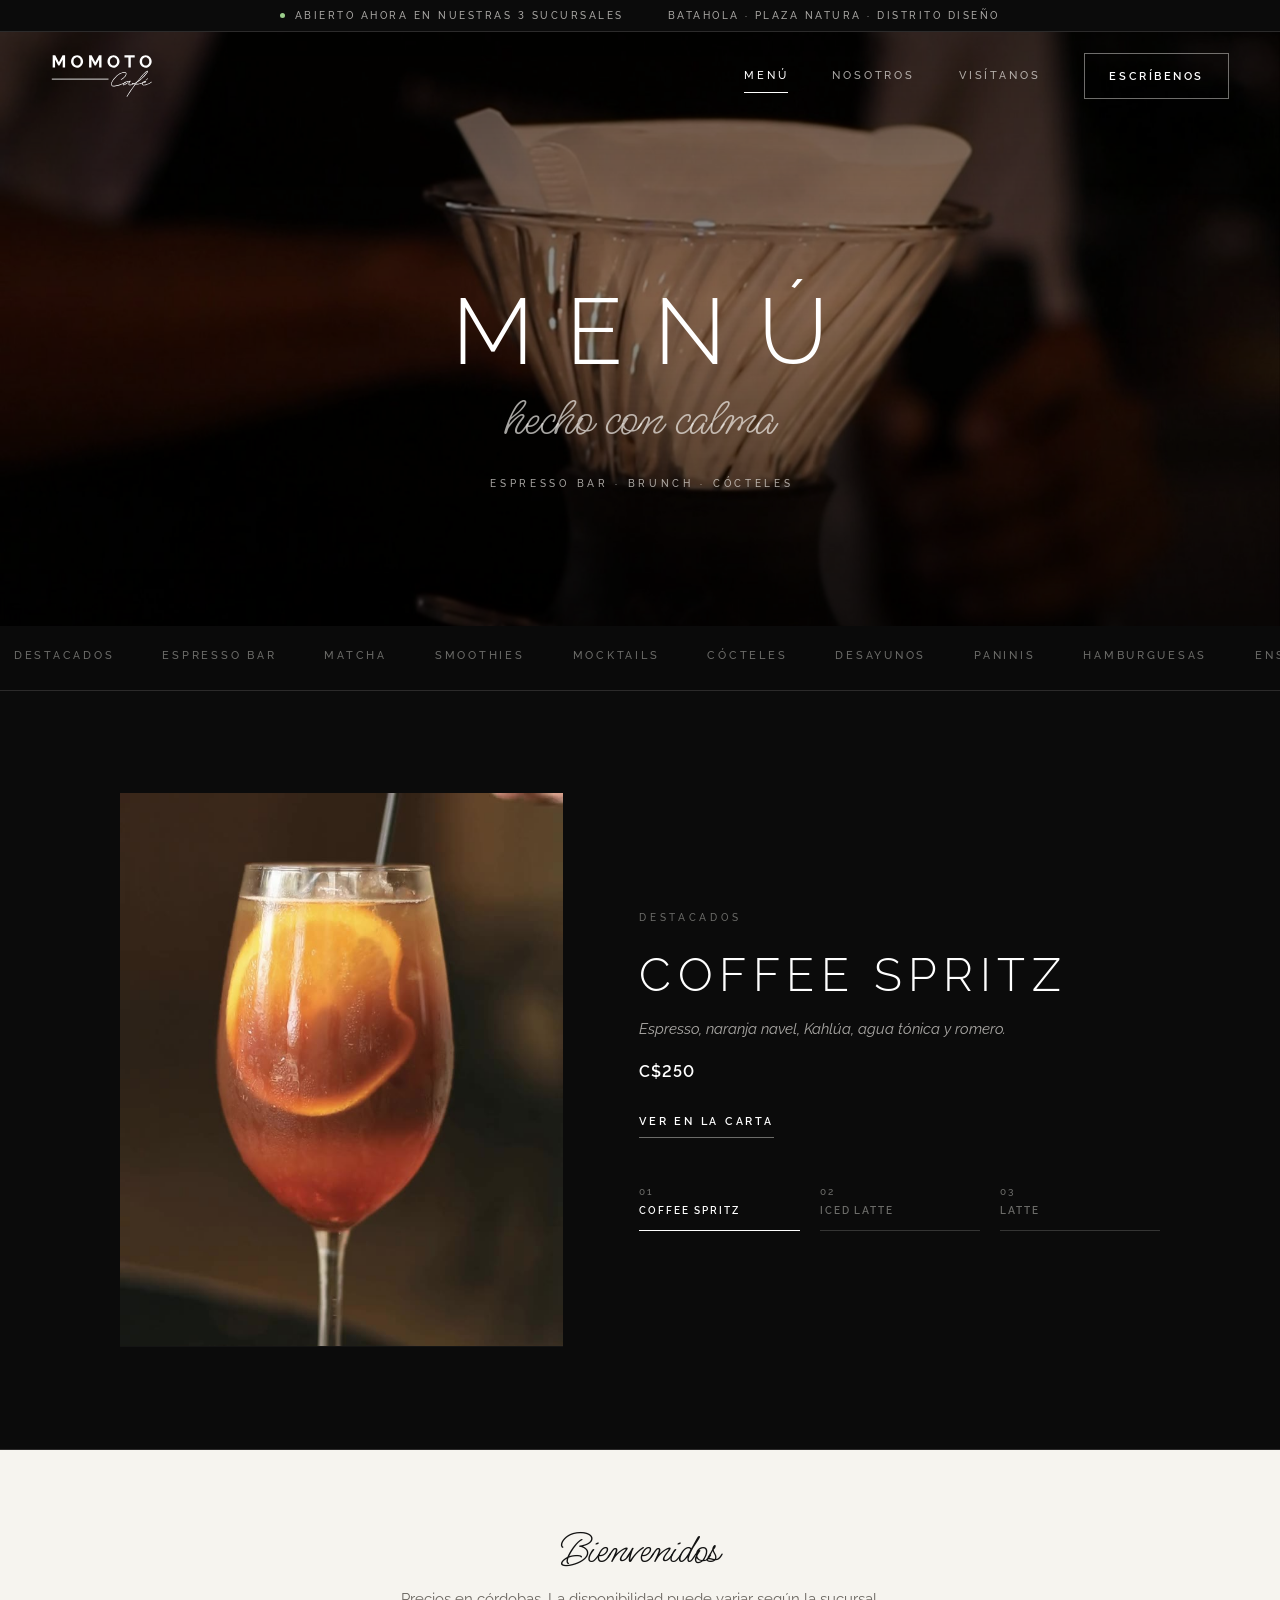
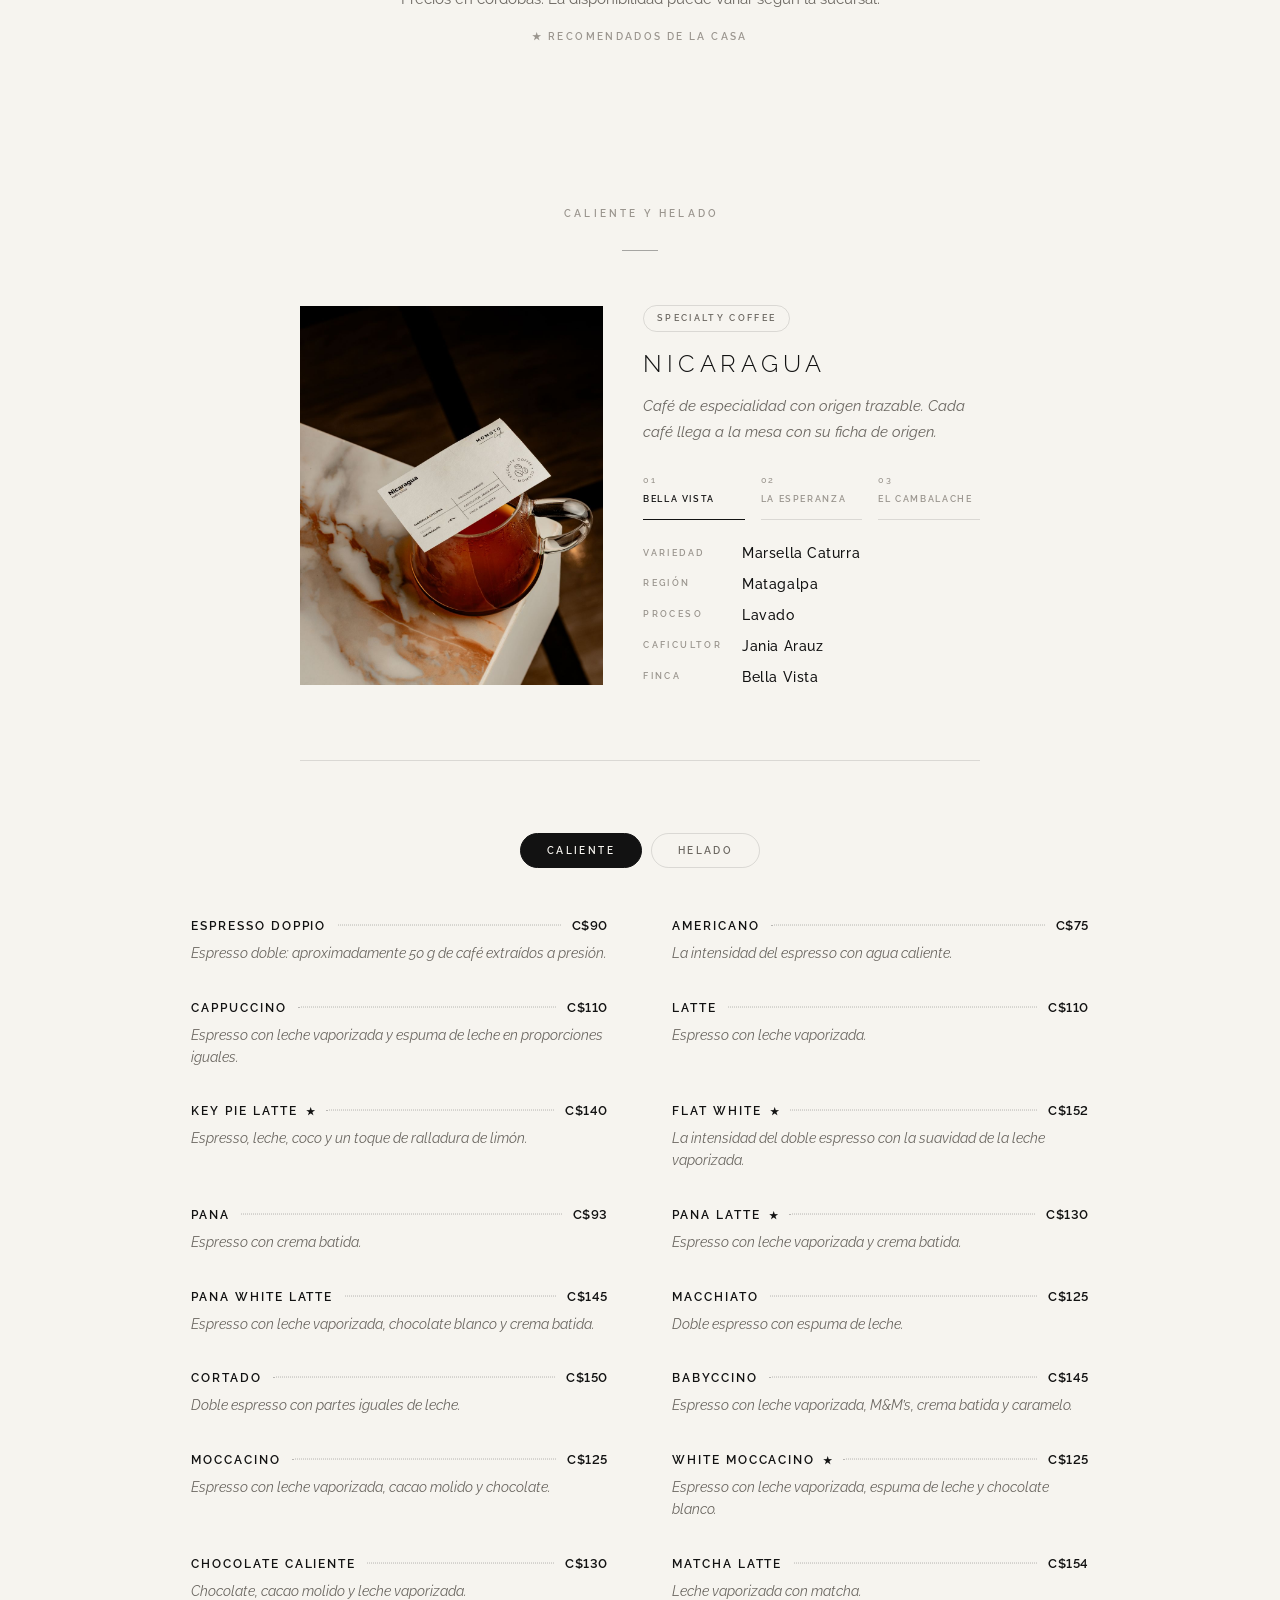
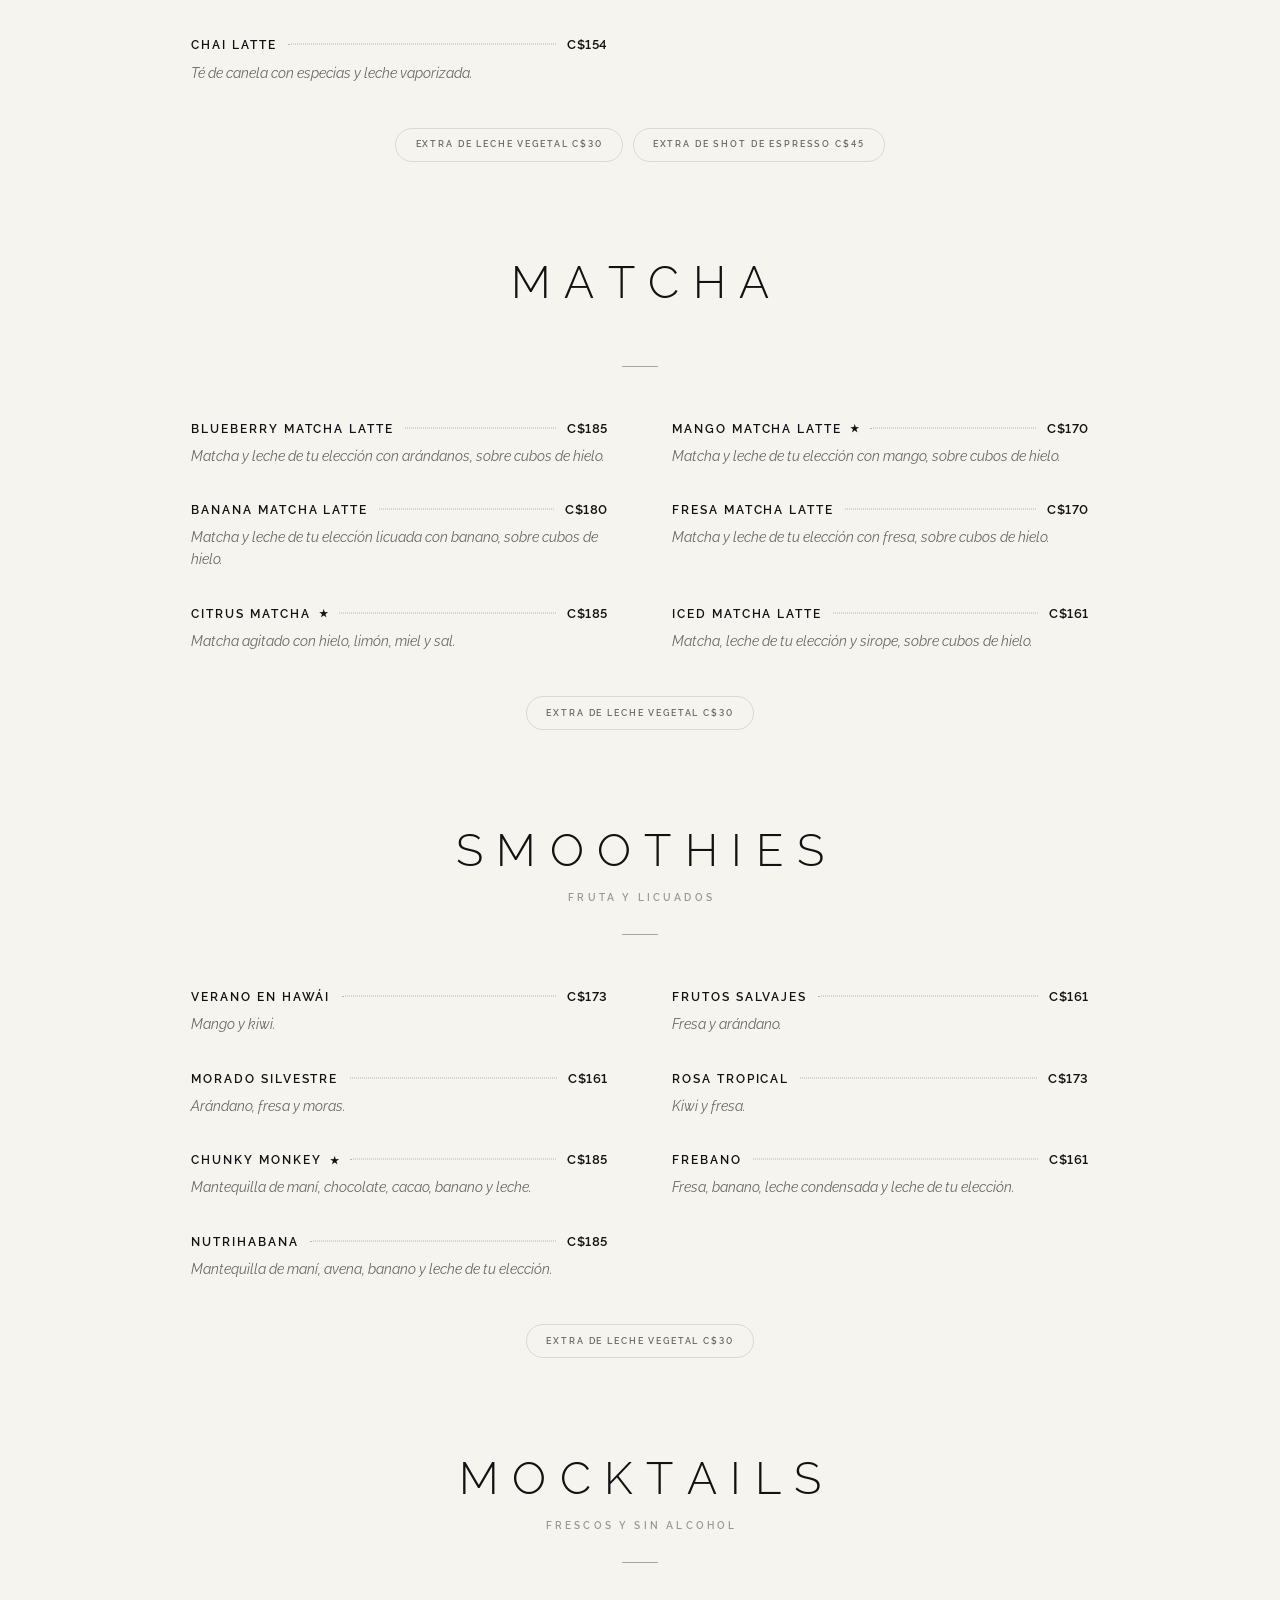
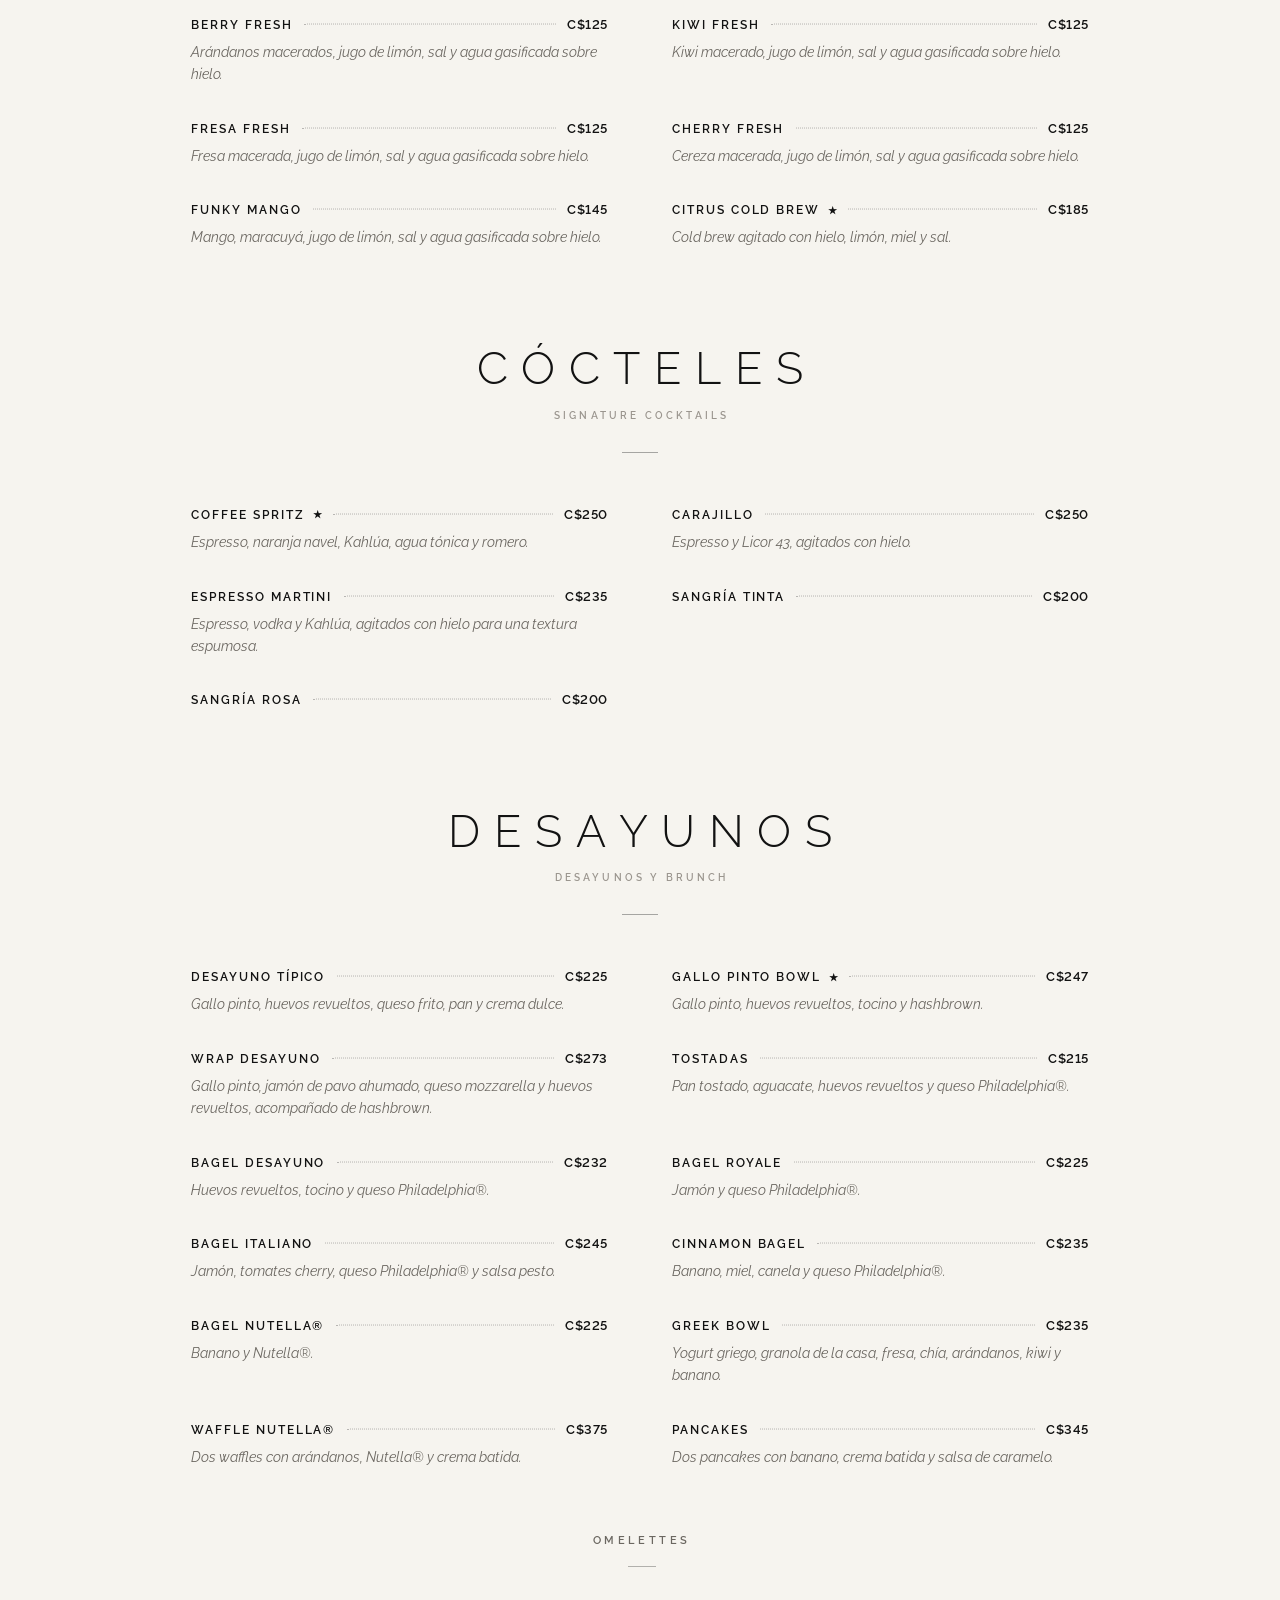
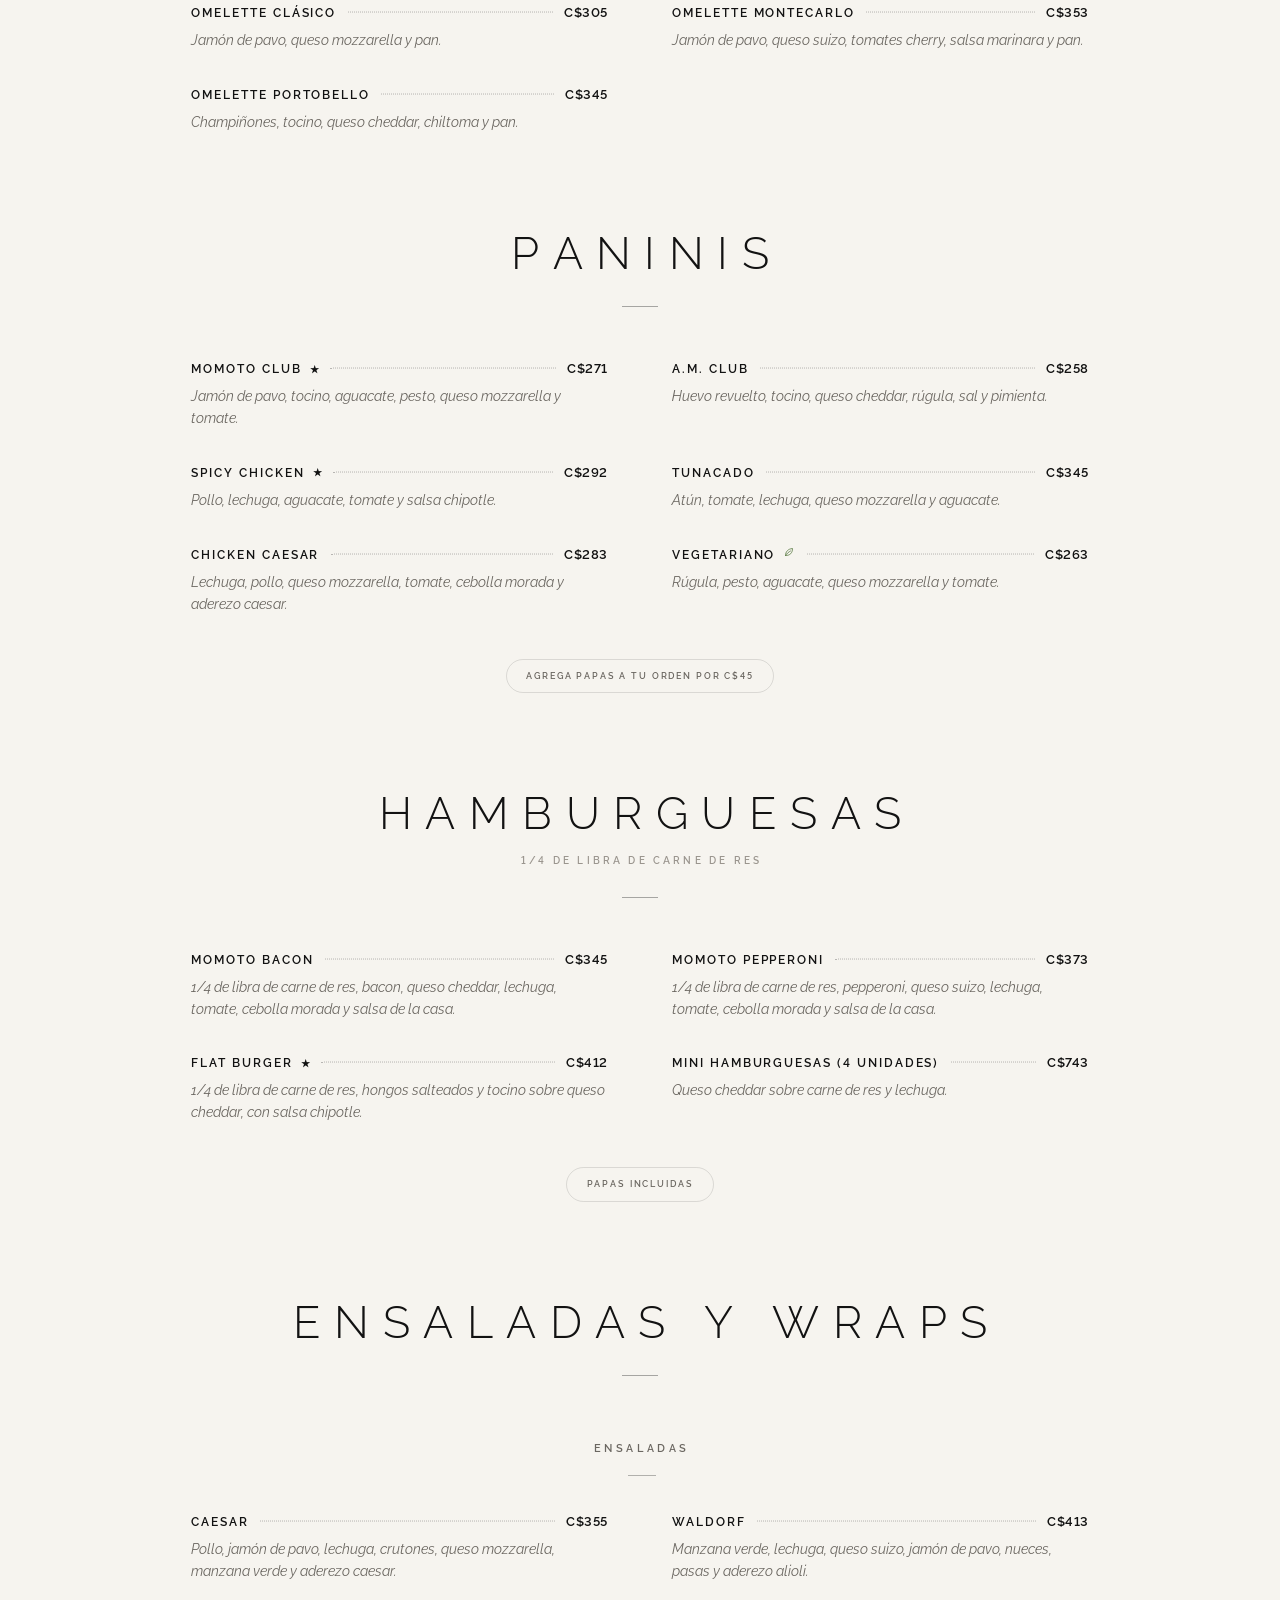
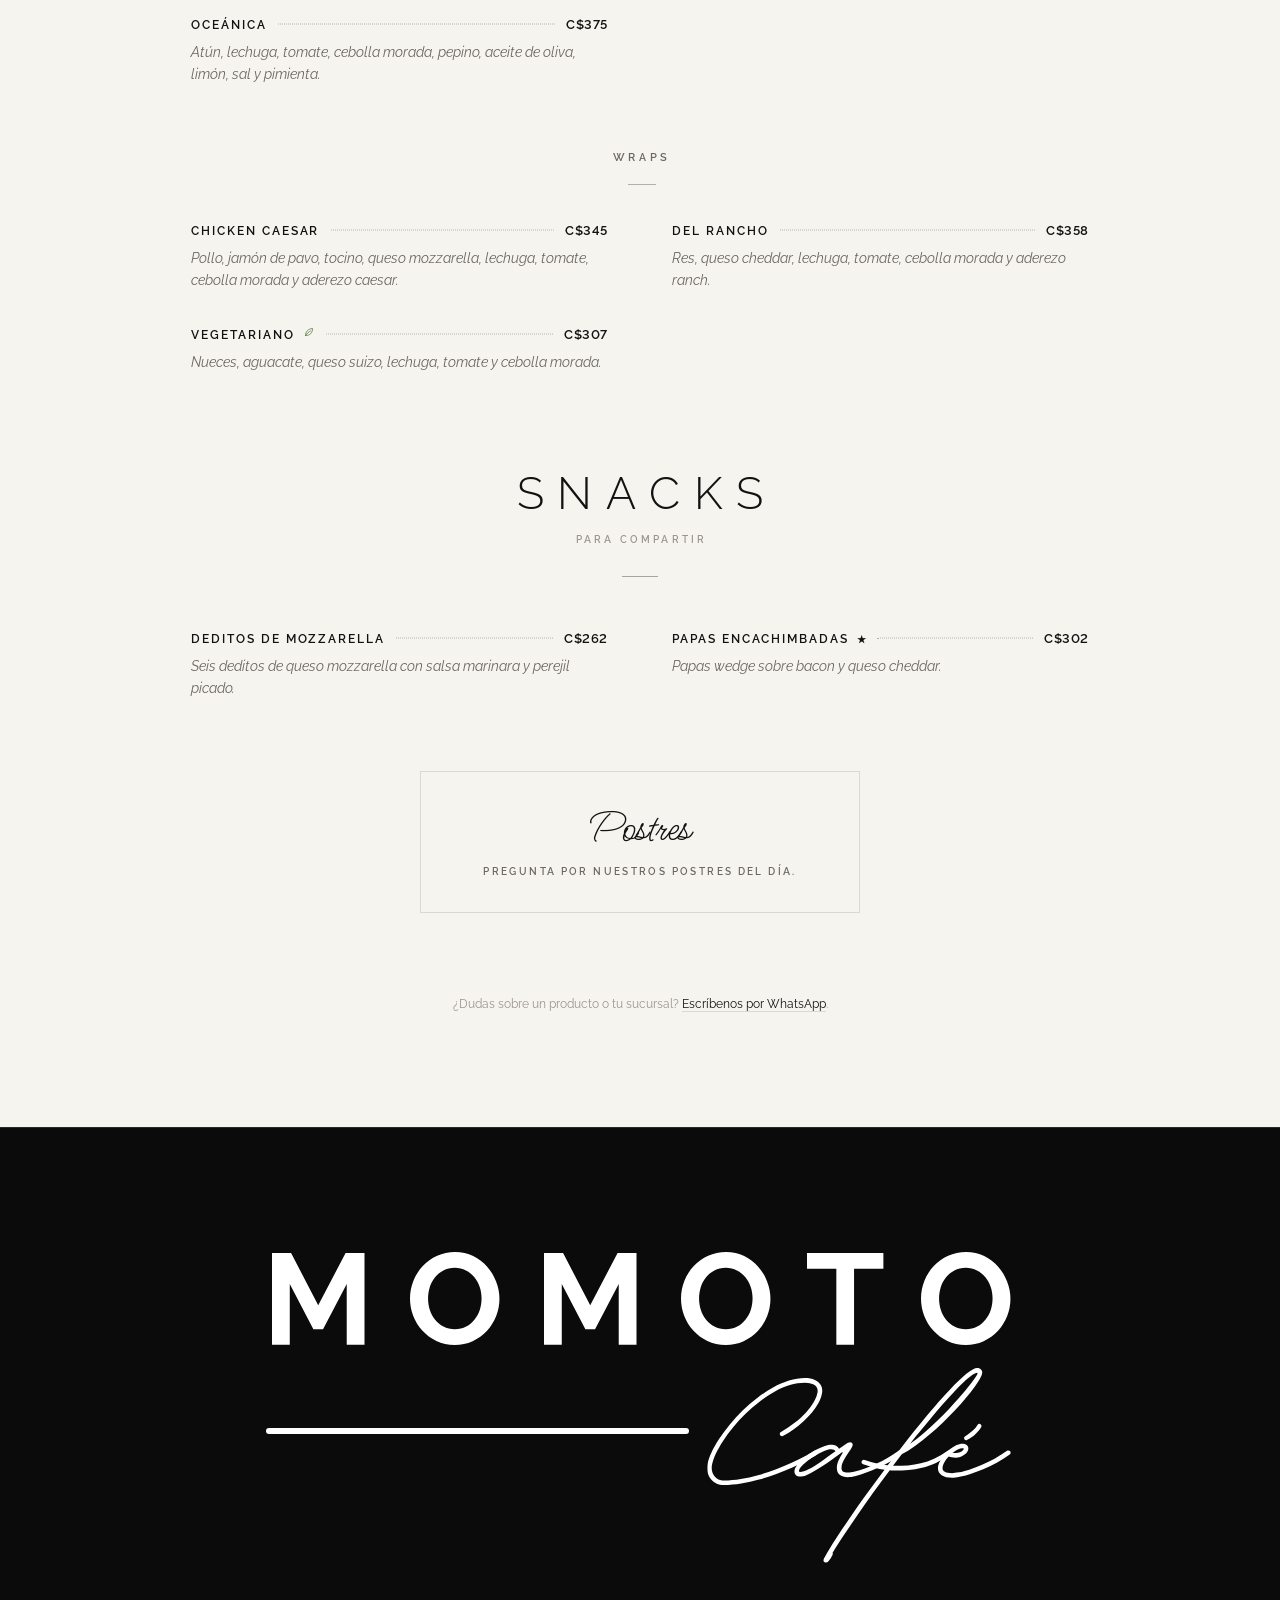
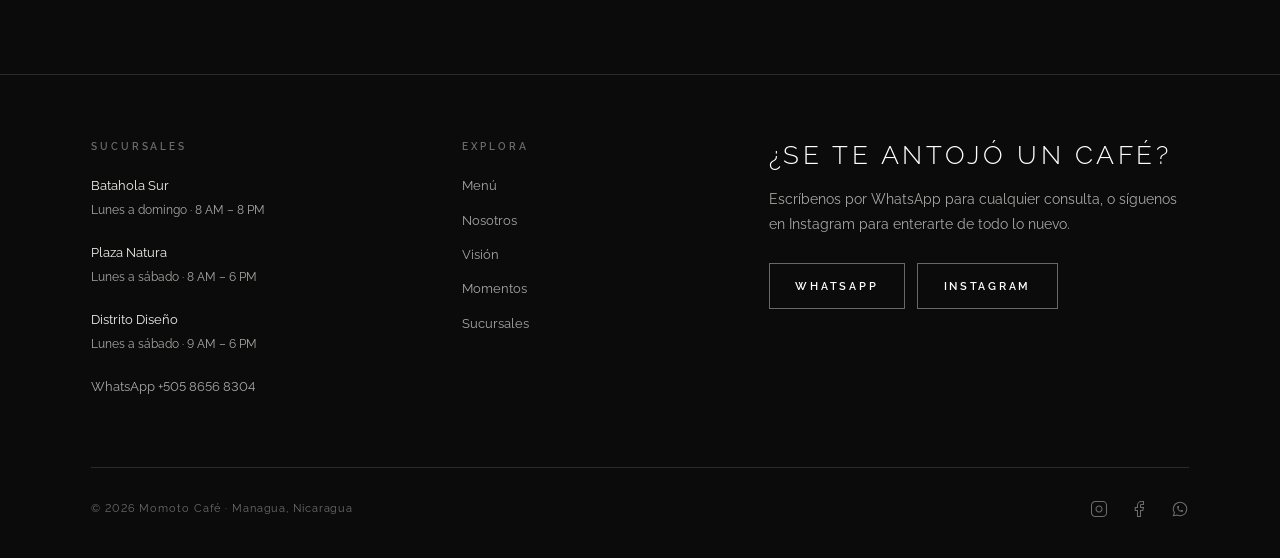
<file: menu.html>
<!DOCTYPE html>
<html lang="es">
<head>
    <meta charset="UTF-8">
    <meta name="viewport" content="width=device-width, initial-scale=1.0">
    <title>Menú · Momoto Café</title>
    <meta name="description" content="El menú de Momoto Café en Managua: espresso bar caliente y helado, matcha, smoothies, mocktails, cócteles de autor, desayunos, paninis, hamburguesas, ensaladas y wraps.">
    <meta name="theme-color" content="#0b0b0b">

    <meta property="og:title" content="Menú · Momoto Café">
    <meta property="og:description" content="Espresso bar, matcha, smoothies, mocktails, cócteles, brunch y más. Batahola, Plaza Natura y Distrito Diseño.">
    <meta property="og:type" content="website">
    <meta property="og:locale" content="es_NI">
    <!-- Al publicar, cambiar por la URL absoluta: https://TU-DOMINIO/assets/img/og.jpg -->
    <meta property="og:image" content="assets/img/og.jpg">
    <meta name="twitter:card" content="summary_large_image">

    <link rel="icon" href="assets/img/favicon.svg" type="image/svg+xml">

    <link rel="preconnect" href="https://fonts.googleapis.com">
    <link rel="preconnect" href="https://fonts.gstatic.com" crossorigin>
    <link rel="stylesheet" href="https://fonts.googleapis.com/css2?family=Raleway:ital,wght@0,300;0,400;0,500;0,600;1,300;1,400&family=Ms+Madi&display=swap">

    <link rel="stylesheet" href="assets/css/styles.css">

    <script>document.documentElement.classList.add('js');</script>
</head>
<body class="menu-page">

<a class="skip-link" href="#main">Saltar al contenido</a>

<div class="strip" role="region" aria-label="Estado de las sucursales">
    <p class="strip-item" data-open-status hidden><span class="open-dot"></span><span data-open-text></span></p>
    <p class="strip-item strip-item--wide">Batahola · Plaza Natura · Distrito Diseño</p>
</div>

<header class="site-header" id="siteHeader">
    <div class="header-inner">
        <a href="index.html" class="header-logo" aria-label="Momoto Café, inicio">
            <img class="logo-svg" src="assets/img/logo-blanco.svg" alt="" width="102" height="44">
        </a>

        <nav class="header-nav" aria-label="Navegación principal">
            <a href="menu.html" class="nav-link is-active" aria-current="page">Menú</a>
            <a href="index.html#nosotros" class="nav-link">Nosotros</a>
            <a href="index.html#visitanos" class="nav-link">Visítanos</a>
            <a href="https://wa.me/50586568304" class="nav-cta" target="_blank" rel="noopener">Escríbenos</a>
        </nav>

        <button class="nav-toggle" id="navToggle" aria-label="Abrir menú" aria-expanded="false" aria-controls="mobileMenu">
            <span class="nav-toggle-line"></span>
            <span class="nav-toggle-line"></span>
        </button>
    </div>

    <div class="mobile-menu" id="mobileMenu" aria-hidden="true">
        <nav class="mobile-menu-nav" aria-label="Navegación móvil">
            <a href="menu.html" class="mobile-link">Menú</a>
            <a href="index.html#nosotros" class="mobile-link">Nosotros</a>
            <a href="index.html#momentos" class="mobile-link">Momentos</a>
            <a href="index.html#visitanos" class="mobile-link">Visítanos</a>
            <a href="https://wa.me/50586568304" class="mobile-link" target="_blank" rel="noopener">WhatsApp</a>
        </nav>
        <div class="mobile-menu-footer">
            <a href="https://www.instagram.com/momotocafenic/" target="_blank" rel="noopener" aria-label="Instagram">
                <svg width="18" height="18" viewBox="0 0 24 24" fill="none" stroke="currentColor" stroke-width="1.4" aria-hidden="true"><rect x="2" y="2" width="20" height="20" rx="5" ry="5"/><path d="M16 11.37A4 4 0 1 1 12.63 8 4 4 0 0 1 16 11.37z"/><line x1="17.5" y1="6.5" x2="17.51" y2="6.5"/></svg>
            </a>
            <a href="https://www.facebook.com/momotocafenic/" target="_blank" rel="noopener" aria-label="Facebook">
                <svg width="18" height="18" viewBox="0 0 24 24" fill="none" stroke="currentColor" stroke-width="1.4" aria-hidden="true"><path d="M18 2h-3a5 5 0 0 0-5 5v3H7v4h3v8h4v-8h3l1-4h-4V7a1 1 0 0 1 1-1h3z"/></svg>
            </a>
            <a href="https://wa.me/50586568304" target="_blank" rel="noopener" aria-label="WhatsApp">
                <svg width="18" height="18" viewBox="0 0 24 24" fill="none" stroke="currentColor" stroke-width="1.4" stroke-linecap="round" stroke-linejoin="round" aria-hidden="true"><path d="M3 21l1.65-3.8a9 9 0 1 1 3.4 2.9L3 21"/><path d="M9 10a.5.5 0 0 0 1 0V9a.5.5 0 0 0-1 0v1a5 5 0 0 0 5 5h1a.5.5 0 0 0 0-1h-1a.5.5 0 0 0 0 1"/></svg>
            </a>
        </div>
    </div>
</header>

<main id="main">

<section class="page-hero">
    <div class="page-hero-media">
        <img src="assets/img/menu-hero.jpg" alt="" fetchpriority="high" decoding="async">
    </div>
    <div class="page-hero-overlay"></div>
    <div class="page-hero-content">
        <h1 class="page-hero-title" data-split-chars data-char-delay="110" data-char-start="150">Menú</h1>
        <span class="page-hero-script" data-write style="transition-delay: 0.7s" aria-hidden="true">hecho con calma</span>
        <p class="page-hero-subtitle" data-reveal data-delay="4">Espresso bar · Brunch · Cócteles</p>
    </div>
</section>

<nav class="menu-nav" id="menuNav" aria-label="Secciones del menú">
    <a href="#destacados" class="menu-nav-link" data-menu-nav="destacados">Destacados</a>
    <a href="#espresso" class="menu-nav-link" data-menu-nav="espresso">Espresso bar</a>
    <a href="#matcha" class="menu-nav-link" data-menu-nav="matcha">Matcha</a>
    <a href="#smoothies" class="menu-nav-link" data-menu-nav="smoothies">Smoothies</a>
    <a href="#mocktails" class="menu-nav-link" data-menu-nav="mocktails">Mocktails</a>
    <a href="#cocteles" class="menu-nav-link" data-menu-nav="cocteles">Cócteles</a>
    <a href="#desayunos" class="menu-nav-link" data-menu-nav="desayunos">Desayunos</a>
    <a href="#paninis" class="menu-nav-link" data-menu-nav="paninis">Paninis</a>
    <a href="#hamburguesas" class="menu-nav-link" data-menu-nav="hamburguesas">Hamburguesas</a>
    <a href="#ensaladas" class="menu-nav-link" data-menu-nav="ensaladas">Ensaladas y wraps</a>
    <a href="#snacks" class="menu-nav-link" data-menu-nav="snacks">Snacks</a>
</nav>

<!-- ===========================================
     DESTACADOS: un video a la vez, con transición.
     Para cambiar un producto: video 4:5 (720×900) en assets/video/feat-*.mp4,
     su póster en assets/img/feat-*.jpg y su texto aquí abajo.
     =========================================== -->
<section class="featured" id="destacados" data-menu-section="destacados" aria-label="Productos destacados">
    <div class="featured-inner">
        <div class="featured-media" aria-hidden="true">
            <video class="featured-video is-active" muted loop playsinline preload="none" poster="assets/img/feat-spritz.jpg" data-src="assets/video/feat-spritz.mp4"></video>
            <video class="featured-video" muted loop playsinline preload="none" poster="assets/img/feat-iced.jpg" data-src="assets/video/feat-iced.mp4"></video>
            <video class="featured-video" muted loop playsinline preload="none" poster="assets/img/feat-latte.jpg" data-src="assets/video/feat-latte.mp4"></video>
        </div>
        <div class="featured-body">
            <span class="section-label">Destacados</span>
            <div class="featured-slides">
                <div class="featured-slide is-active" id="feat-1" role="tabpanel" aria-labelledby="feat-tab-1">
                    <h2 class="featured-name">Coffee Spritz</h2>
                    <p class="featured-desc">Espresso, naranja navel, Kahlúa, agua tónica y romero.</p>
                    <p class="featured-price">C$250</p>
                    <a class="featured-link" href="#cocteles">Ver en la carta</a>
                </div>
                <div class="featured-slide" id="feat-2" role="tabpanel" aria-labelledby="feat-tab-2" aria-hidden="true" inert>
                    <h2 class="featured-name">Iced Latte</h2>
                    <p class="featured-desc">Espresso y leche de tu elección, sobre cubos de hielo.</p>
                    <p class="featured-price">C$125</p>
                    <a class="featured-link" href="#helado">Ver en la carta</a>
                </div>
                <div class="featured-slide" id="feat-3" role="tabpanel" aria-labelledby="feat-tab-3" aria-hidden="true" inert>
                    <h2 class="featured-name">Latte</h2>
                    <p class="featured-desc">Espresso con leche vaporizada.</p>
                    <p class="featured-price">C$110</p>
                    <a class="featured-link" href="#caliente">Ver en la carta</a>
                </div>
            </div>
            <div class="featured-tabs" role="tablist" aria-label="Productos destacados">
                <button class="featured-tab is-active" role="tab" id="feat-tab-1" aria-selected="true" aria-controls="feat-1"><span class="featured-num">01</span>Coffee Spritz<span class="featured-bar"><span></span></span></button>
                <button class="featured-tab" role="tab" id="feat-tab-2" aria-selected="false" aria-controls="feat-2" tabindex="-1"><span class="featured-num">02</span>Iced Latte<span class="featured-bar"><span></span></span></button>
                <button class="featured-tab" role="tab" id="feat-tab-3" aria-selected="false" aria-controls="feat-3" tabindex="-1"><span class="featured-num">03</span>Latte<span class="featured-bar"><span></span></span></button>
            </div>
        </div>
    </div>
</section>

<!-- ===========================================
     CARTA (transcrita del menú oficial en PDF)
     Para cambiar un precio o un producto, edita su <li class="menu-item">.
     ★ = recomendado de la casa · hoja = vegetariano
     =========================================== -->
<div class="menu-paper">
    <div class="menu-body">

        <p class="menu-intro" data-reveal>
            <span class="script">Bienvenidos</span>
            Precios en córdobas. La disponibilidad puede variar según la sucursal.
            <span class="menu-legend"><span aria-hidden="true">★</span> Recomendados de la casa</span>
        </p>

        <!-- ESPRESSO BAR -->
        <section class="menu-section" id="espresso" data-menu-section="espresso">
            <header class="menu-section-header">
                <h2 class="menu-section-title" data-split-chars>Espresso bar</h2>
                <p class="menu-section-subtitle" data-reveal data-delay="2">Caliente y helado</p>
            </header>

            <!-- CAFÉS DE ORIGEN
                 Datos de las fichas de origen oficiales: una pestaña por finca; la primera es la que se ve al abrir.
                 Para agregar un café, copia un botón .origin-tab y un .origin-panel, y cambia su id,
                 aria-controls / aria-labelledby, data-tab-hash y el número.
                 Enlaces directos: menu.html#fincas o, por finca, menu.html#la-esperanza (abre esa pestaña). -->
            <article class="menu-feature menu-feature--origin" id="fincas" data-tabs data-reveal>
                <div class="menu-feature-media">
                    <img src="assets/img/origen.jpg" alt="Ficha de origen de Momoto Café sobre una jarra de café: Nicaragua, Finca Bella Vista" loading="lazy" decoding="async" width="1000" height="1250">
                </div>
                <div class="menu-feature-body">
                    <span class="menu-feature-tag">Specialty coffee</span>
                    <h3 class="menu-feature-name">Nicaragua</h3>
                    <p class="menu-feature-desc">Café de especialidad con origen trazable. Cada café llega a la mesa con su ficha de origen.</p>
                    <div class="origin-tabs" role="tablist" aria-label="Fincas">
                        <button class="origin-tab is-active" type="button" role="tab" id="tab-bella-vista" aria-selected="true" aria-controls="origen-bella-vista" data-tab-hash="bella-vista"><span class="origin-num" aria-hidden="true">01</span>Bella Vista</button>
                        <button class="origin-tab" type="button" role="tab" id="tab-la-esperanza" aria-selected="false" aria-controls="origen-la-esperanza" data-tab-hash="la-esperanza" tabindex="-1"><span class="origin-num" aria-hidden="true">02</span>La Esperanza</button>
                        <button class="origin-tab" type="button" role="tab" id="tab-el-cambalache" aria-selected="false" aria-controls="origen-el-cambalache" data-tab-hash="el-cambalache" tabindex="-1"><span class="origin-num" aria-hidden="true">03</span>El Cambalache</button>
                    </div>
                    <div class="origin-panel is-active" id="origen-bella-vista" role="tabpanel" aria-labelledby="tab-bella-vista" tabindex="0">
                        <dl class="origin-specs">
                            <dt>Variedad</dt><dd>Marsella Caturra</dd>
                            <dt>Región</dt><dd>Matagalpa</dd>
                            <dt>Proceso</dt><dd>Lavado</dd>
                            <dt>Caficultor</dt><dd>Jania Arauz</dd>
                            <dt>Finca</dt><dd>Bella Vista</dd>
                        </dl>
                    </div>
                    <div class="origin-panel" id="origen-la-esperanza" role="tabpanel" aria-labelledby="tab-la-esperanza" tabindex="0">
                        <dl class="origin-specs">
                            <dt>Variedad</dt><dd>Maracaturra con Catuaí</dd>
                            <dt>Región</dt><dd>Matagalpa</dd>
                            <dt>Proceso</dt><dd>Natural anaeróbico</dd>
                            <dt>Caficultor</dt><dd>Norman Torres</dd>
                            <dt>Finca</dt><dd>La Esperanza</dd>
                        </dl>
                    </div>
                    <div class="origin-panel" id="origen-el-cambalache" role="tabpanel" aria-labelledby="tab-el-cambalache" tabindex="0">
                        <dl class="origin-specs">
                            <dt>Variedad</dt><dd>Maracaturra</dd>
                            <dt>Región</dt><dd>Nueva Segovia</dd>
                            <dt>Proceso</dt><dd>Lavado</dd>
                            <dt>Caficultor</dt><dd>Samuel Zabala</dd>
                            <dt>Finca</dt><dd>El Cambalache</dd>
                        </dl>
                    </div>
                </div>
            </article>

            <div data-tabs>
                <div class="menu-tabs" role="tablist" aria-label="Espresso bar">
                    <button class="menu-tab is-active" role="tab" id="tab-caliente" aria-selected="true" aria-controls="panel-caliente" data-tab-hash="caliente calientes">Caliente</button>
                    <button class="menu-tab" role="tab" id="tab-helado" aria-selected="false" aria-controls="panel-helado" data-tab-hash="helado frios" tabindex="-1">Helado</button>
                </div>

                <div class="menu-panel is-active" id="panel-caliente" role="tabpanel" aria-labelledby="tab-caliente">
                    <ul class="menu-list">
                        <li class="menu-item">
                            <div class="menu-item-head">
                                <h3 class="menu-item-name">Espresso Doppio</h3>
                                <span class="menu-item-dots" aria-hidden="true"></span>
                                <span class="menu-item-price">C$90</span>
                            </div>
                            <p class="menu-item-desc">Espresso doble: aproximadamente 50 g de café extraídos a presión.</p>
                        </li>
                        <li class="menu-item">
                            <div class="menu-item-head">
                                <h3 class="menu-item-name">Americano</h3>
                                <span class="menu-item-dots" aria-hidden="true"></span>
                                <span class="menu-item-price">C$75</span>
                            </div>
                            <p class="menu-item-desc">La intensidad del espresso con agua caliente.</p>
                        </li>
                        <li class="menu-item">
                            <div class="menu-item-head">
                                <h3 class="menu-item-name">Cappuccino</h3>
                                <span class="menu-item-dots" aria-hidden="true"></span>
                                <span class="menu-item-price">C$110</span>
                            </div>
                            <p class="menu-item-desc">Espresso con leche vaporizada y espuma de leche en proporciones iguales.</p>
                        </li>
                        <li class="menu-item">
                            <div class="menu-item-head">
                                <h3 class="menu-item-name">Latte</h3>
                                <span class="menu-item-dots" aria-hidden="true"></span>
                                <span class="menu-item-price">C$110</span>
                            </div>
                            <p class="menu-item-desc">Espresso con leche vaporizada.</p>
                        </li>
                        <li class="menu-item">
                            <div class="menu-item-head">
                                <h3 class="menu-item-name">Key Pie Latte <span class="menu-mark" title="Recomendado"><span aria-hidden="true">★</span><span class="sr-only">(recomendado)</span></span></h3>
                                <span class="menu-item-dots" aria-hidden="true"></span>
                                <span class="menu-item-price">C$140</span>
                            </div>
                            <p class="menu-item-desc">Espresso, leche, coco y un toque de ralladura de limón.</p>
                        </li>
                        <li class="menu-item">
                            <div class="menu-item-head">
                                <h3 class="menu-item-name">Flat White <span class="menu-mark" title="Recomendado"><span aria-hidden="true">★</span><span class="sr-only">(recomendado)</span></span></h3>
                                <span class="menu-item-dots" aria-hidden="true"></span>
                                <span class="menu-item-price">C$152</span>
                            </div>
                            <p class="menu-item-desc">La intensidad del doble espresso con la suavidad de la leche vaporizada.</p>
                        </li>
                        <li class="menu-item">
                            <div class="menu-item-head">
                                <h3 class="menu-item-name">Pana</h3>
                                <span class="menu-item-dots" aria-hidden="true"></span>
                                <span class="menu-item-price">C$93</span>
                            </div>
                            <p class="menu-item-desc">Espresso con crema batida.</p>
                        </li>
                        <li class="menu-item">
                            <div class="menu-item-head">
                                <h3 class="menu-item-name">Pana Latte <span class="menu-mark" title="Recomendado"><span aria-hidden="true">★</span><span class="sr-only">(recomendado)</span></span></h3>
                                <span class="menu-item-dots" aria-hidden="true"></span>
                                <span class="menu-item-price">C$130</span>
                            </div>
                            <p class="menu-item-desc">Espresso con leche vaporizada y crema batida.</p>
                        </li>
                        <li class="menu-item">
                            <div class="menu-item-head">
                                <h3 class="menu-item-name">Pana White Latte</h3>
                                <span class="menu-item-dots" aria-hidden="true"></span>
                                <span class="menu-item-price">C$145</span>
                            </div>
                            <p class="menu-item-desc">Espresso con leche vaporizada, chocolate blanco y crema batida.</p>
                        </li>
                        <li class="menu-item">
                            <div class="menu-item-head">
                                <h3 class="menu-item-name">Macchiato</h3>
                                <span class="menu-item-dots" aria-hidden="true"></span>
                                <span class="menu-item-price">C$125</span>
                            </div>
                            <p class="menu-item-desc">Doble espresso con espuma de leche.</p>
                        </li>
                        <li class="menu-item">
                            <div class="menu-item-head">
                                <h3 class="menu-item-name">Cortado</h3>
                                <span class="menu-item-dots" aria-hidden="true"></span>
                                <span class="menu-item-price">C$150</span>
                            </div>
                            <p class="menu-item-desc">Doble espresso con partes iguales de leche.</p>
                        </li>
                        <li class="menu-item">
                            <div class="menu-item-head">
                                <h3 class="menu-item-name">Babyccino</h3>
                                <span class="menu-item-dots" aria-hidden="true"></span>
                                <span class="menu-item-price">C$145</span>
                            </div>
                            <p class="menu-item-desc">Espresso con leche vaporizada, M&amp;M’s, crema batida y caramelo.</p>
                        </li>
                        <li class="menu-item">
                            <div class="menu-item-head">
                                <h3 class="menu-item-name">Moccacino</h3>
                                <span class="menu-item-dots" aria-hidden="true"></span>
                                <span class="menu-item-price">C$125</span>
                            </div>
                            <p class="menu-item-desc">Espresso con leche vaporizada, cacao molido y chocolate.</p>
                        </li>
                        <li class="menu-item">
                            <div class="menu-item-head">
                                <h3 class="menu-item-name">White Moccacino <span class="menu-mark" title="Recomendado"><span aria-hidden="true">★</span><span class="sr-only">(recomendado)</span></span></h3>
                                <span class="menu-item-dots" aria-hidden="true"></span>
                                <span class="menu-item-price">C$125</span>
                            </div>
                            <p class="menu-item-desc">Espresso con leche vaporizada, espuma de leche y chocolate blanco.</p>
                        </li>
                        <li class="menu-item">
                            <div class="menu-item-head">
                                <h3 class="menu-item-name">Chocolate caliente</h3>
                                <span class="menu-item-dots" aria-hidden="true"></span>
                                <span class="menu-item-price">C$130</span>
                            </div>
                            <p class="menu-item-desc">Chocolate, cacao molido y leche vaporizada.</p>
                        </li>
                        <li class="menu-item">
                            <div class="menu-item-head">
                                <h3 class="menu-item-name">Matcha Latte</h3>
                                <span class="menu-item-dots" aria-hidden="true"></span>
                                <span class="menu-item-price">C$154</span>
                            </div>
                            <p class="menu-item-desc">Leche vaporizada con matcha.</p>
                        </li>
                        <li class="menu-item">
                            <div class="menu-item-head">
                                <h3 class="menu-item-name">Chai Latte</h3>
                                <span class="menu-item-dots" aria-hidden="true"></span>
                                <span class="menu-item-price">C$154</span>
                            </div>
                            <p class="menu-item-desc">Té de canela con especias y leche vaporizada.</p>
                        </li>
                    </ul>
                    <p class="menu-notes" data-reveal><span class="menu-pill">Extra de leche vegetal C$30</span><span class="menu-pill">Extra de shot de espresso C$45</span></p>
                </div>

                <div class="menu-panel" id="panel-helado" role="tabpanel" aria-labelledby="tab-helado" hidden>
                    <ul class="menu-list">
                        <li class="menu-item">
                            <div class="menu-item-head">
                                <h3 class="menu-item-name">Iced Latte</h3>
                                <span class="menu-item-dots" aria-hidden="true"></span>
                                <span class="menu-item-price">C$125</span>
                            </div>
                            <p class="menu-item-desc">Espresso y leche de tu elección, sobre cubos de hielo.</p>
                        </li>
                        <li class="menu-item">
                            <div class="menu-item-head">
                                <h3 class="menu-item-name">Iced Caramel Latte <span class="menu-mark" title="Recomendado"><span aria-hidden="true">★</span><span class="sr-only">(recomendado)</span></span></h3>
                                <span class="menu-item-dots" aria-hidden="true"></span>
                                <span class="menu-item-price">C$145</span>
                            </div>
                            <p class="menu-item-desc">Espresso, leche de tu elección y caramelo, sobre cubos de hielo.</p>
                        </li>
                        <li class="menu-item">
                            <div class="menu-item-head">
                                <h3 class="menu-item-name">Iced Moka Latte</h3>
                                <span class="menu-item-dots" aria-hidden="true"></span>
                                <span class="menu-item-price">C$145</span>
                            </div>
                            <p class="menu-item-desc">Espresso, leche de tu elección y chocolate, sobre cubos de hielo.</p>
                        </li>
                        <li class="menu-item">
                            <div class="menu-item-head">
                                <h3 class="menu-item-name">Iced White Moka Latte</h3>
                                <span class="menu-item-dots" aria-hidden="true"></span>
                                <span class="menu-item-price">C$160</span>
                            </div>
                            <p class="menu-item-desc">Espresso, leche de tu elección y chocolate blanco, sobre cubos de hielo.</p>
                        </li>
                        <li class="menu-item">
                            <div class="menu-item-head">
                                <h3 class="menu-item-name">Iced Pink Latte</h3>
                                <span class="menu-item-dots" aria-hidden="true"></span>
                                <span class="menu-item-price">C$140</span>
                            </div>
                            <p class="menu-item-desc">Espresso, leche de tu elección y fresa, sobre cubos de hielo.</p>
                        </li>
                        <li class="menu-item">
                            <div class="menu-item-head">
                                <h3 class="menu-item-name">Iced Chai Latte</h3>
                                <span class="menu-item-dots" aria-hidden="true"></span>
                                <span class="menu-item-price">C$160</span>
                            </div>
                            <p class="menu-item-desc">Té de canela con especias y leche de tu elección, sobre cubos de hielo.</p>
                        </li>
                        <li class="menu-item">
                            <div class="menu-item-head">
                                <h3 class="menu-item-name">Iced Americano</h3>
                                <span class="menu-item-dots" aria-hidden="true"></span>
                                <span class="menu-item-price">C$105</span>
                            </div>
                            <p class="menu-item-desc">Espresso y agua sobre cubos de hielo.</p>
                        </li>
                        <li class="menu-item">
                            <div class="menu-item-head">
                                <h3 class="menu-item-name">Iced Affogato</h3>
                                <span class="menu-item-dots" aria-hidden="true"></span>
                                <span class="menu-item-price">C$160</span>
                            </div>
                            <p class="menu-item-desc">Espresso, helado de vainilla y leche de tu elección.</p>
                        </li>
                        <li class="menu-item">
                            <div class="menu-item-head">
                                <h3 class="menu-item-name">Frappé Momoto</h3>
                                <span class="menu-item-dots" aria-hidden="true"></span>
                                <span class="menu-item-price">C$130</span>
                            </div>
                            <p class="menu-item-desc">Espresso, leche de tu elección y sirope.</p>
                        </li>
                        <li class="menu-item">
                            <div class="menu-item-head">
                                <h3 class="menu-item-name">Frappé Oreo</h3>
                                <span class="menu-item-dots" aria-hidden="true"></span>
                                <span class="menu-item-price">C$150</span>
                            </div>
                            <p class="menu-item-desc">Espresso, leche de tu elección, Oreo, chocolate y sirope simple.</p>
                        </li>
                        <li class="menu-item">
                            <div class="menu-item-head">
                                <h3 class="menu-item-name">Frappé Chocolate</h3>
                                <span class="menu-item-dots" aria-hidden="true"></span>
                                <span class="menu-item-price">C$150</span>
                            </div>
                            <p class="menu-item-desc">Espresso, leche de tu elección, cacao, chocolate y sirope simple.</p>
                        </li>
                        <li class="menu-item">
                            <div class="menu-item-head">
                                <h3 class="menu-item-name">Frappé Caramelo</h3>
                                <span class="menu-item-dots" aria-hidden="true"></span>
                                <span class="menu-item-price">C$150</span>
                            </div>
                            <p class="menu-item-desc">Espresso, leche de tu elección, caramelo y sirope simple.</p>
                        </li>
                        <li class="menu-item">
                            <div class="menu-item-head">
                                <h3 class="menu-item-name">Frappé Chai <span class="menu-mark" title="Recomendado"><span aria-hidden="true">★</span><span class="sr-only">(recomendado)</span></span></h3>
                                <span class="menu-item-dots" aria-hidden="true"></span>
                                <span class="menu-item-price">C$175</span>
                            </div>
                            <p class="menu-item-desc">Té de canela con especias, espresso y leche de tu elección.</p>
                        </li>
                        <li class="menu-item">
                            <div class="menu-item-head">
                                <h3 class="menu-item-name">Shakerato Blanco</h3>
                                <span class="menu-item-dots" aria-hidden="true"></span>
                                <span class="menu-item-price">C$160</span>
                            </div>
                            <p class="menu-item-desc">Espresso, chocolate blanco y leche, agitados con hielo para una textura suave y espumosa.</p>
                        </li>
                        <li class="menu-item">
                            <div class="menu-item-head">
                                <h3 class="menu-item-name">Iced Honey Cold Foam <span class="menu-mark" title="Recomendado"><span aria-hidden="true">★</span><span class="sr-only">(recomendado)</span></span></h3>
                                <span class="menu-item-dots" aria-hidden="true"></span>
                                <span class="menu-item-price">C$170</span>
                            </div>
                            <p class="menu-item-desc">Doble shot de espresso, miel, sal marina y cold foam.</p>
                        </li>
                        <li class="menu-item">
                            <div class="menu-item-head">
                                <h3 class="menu-item-name">Mont Blanc</h3>
                                <span class="menu-item-dots" aria-hidden="true"></span>
                                <span class="menu-item-price">C$205</span>
                            </div>
                            <p class="menu-item-desc">Naranja navel, cold brew, cold foam de vainilla y ralladura de naranja.</p>
                        </li>
                        <li class="menu-item">
                            <div class="menu-item-head">
                                <h3 class="menu-item-name">Creme Mokacino <span class="menu-mark" title="Recomendado"><span aria-hidden="true">★</span><span class="sr-only">(recomendado)</span></span></h3>
                                <span class="menu-item-dots" aria-hidden="true"></span>
                                <span class="menu-item-price">C$185</span>
                            </div>
                            <p class="menu-item-desc">Espresso y leche de tu elección con cold foam de chocolate y cacao molido, sobre cubos de hielo.</p>
                        </li>
                    </ul>
                    <p class="menu-notes" data-reveal><span class="menu-pill">Extra de leche vegetal C$30</span></p>
                </div>
            </div>
        </section>

        <!-- MATCHA -->
        <section class="menu-section" id="matcha" data-menu-section="matcha">
            <header class="menu-section-header">
                <h2 class="menu-section-title" data-split-chars>Matcha</h2>
                <p class="menu-section-subtitle" data-reveal data-delay="2">Latte, frutas y cítricos</p>
            </header>

            <ul class="menu-list">
                <li class="menu-item">
                    <div class="menu-item-head">
                        <h3 class="menu-item-name">Blueberry Matcha Latte</h3>
                        <span class="menu-item-dots" aria-hidden="true"></span>
                        <span class="menu-item-price">C$185</span>
                    </div>
                    <p class="menu-item-desc">Matcha y leche de tu elección con arándanos, sobre cubos de hielo.</p>
                </li>
                <li class="menu-item">
                    <div class="menu-item-head">
                        <h3 class="menu-item-name">Mango Matcha Latte <span class="menu-mark" title="Recomendado"><span aria-hidden="true">★</span><span class="sr-only">(recomendado)</span></span></h3>
                        <span class="menu-item-dots" aria-hidden="true"></span>
                        <span class="menu-item-price">C$170</span>
                    </div>
                    <p class="menu-item-desc">Matcha y leche de tu elección con mango, sobre cubos de hielo.</p>
                </li>
                <li class="menu-item">
                    <div class="menu-item-head">
                        <h3 class="menu-item-name">Banana Matcha Latte</h3>
                        <span class="menu-item-dots" aria-hidden="true"></span>
                        <span class="menu-item-price">C$180</span>
                    </div>
                    <p class="menu-item-desc">Matcha y leche de tu elección licuada con banano, sobre cubos de hielo.</p>
                </li>
                <li class="menu-item">
                    <div class="menu-item-head">
                        <h3 class="menu-item-name">Fresa Matcha Latte</h3>
                        <span class="menu-item-dots" aria-hidden="true"></span>
                        <span class="menu-item-price">C$170</span>
                    </div>
                    <p class="menu-item-desc">Matcha y leche de tu elección con fresa, sobre cubos de hielo.</p>
                </li>
                <li class="menu-item">
                    <div class="menu-item-head">
                        <h3 class="menu-item-name">Citrus Matcha <span class="menu-mark" title="Recomendado"><span aria-hidden="true">★</span><span class="sr-only">(recomendado)</span></span></h3>
                        <span class="menu-item-dots" aria-hidden="true"></span>
                        <span class="menu-item-price">C$185</span>
                    </div>
                    <p class="menu-item-desc">Matcha agitado con hielo, limón, miel y sal.</p>
                </li>
                <li class="menu-item">
                    <div class="menu-item-head">
                        <h3 class="menu-item-name">Iced Matcha Latte</h3>
                        <span class="menu-item-dots" aria-hidden="true"></span>
                        <span class="menu-item-price">C$161</span>
                    </div>
                    <p class="menu-item-desc">Matcha, leche de tu elección y sirope, sobre cubos de hielo.</p>
                </li>
            </ul>
            <p class="menu-notes" data-reveal><span class="menu-pill">Extra de leche vegetal C$30</span></p>
        </section>

        <!-- SMOOTHIES -->
        <section class="menu-section" id="smoothies" data-menu-section="smoothies">
            <header class="menu-section-header">
                <h2 class="menu-section-title" data-split-chars>Smoothies</h2>
                <p class="menu-section-subtitle" data-reveal data-delay="2">Fruta y licuados</p>
            </header>

            <ul class="menu-list">
                <li class="menu-item">
                    <div class="menu-item-head">
                        <h3 class="menu-item-name">Verano en Hawái</h3>
                        <span class="menu-item-dots" aria-hidden="true"></span>
                        <span class="menu-item-price">C$173</span>
                    </div>
                    <p class="menu-item-desc">Mango y kiwi.</p>
                </li>
                <li class="menu-item">
                    <div class="menu-item-head">
                        <h3 class="menu-item-name">Frutos Salvajes</h3>
                        <span class="menu-item-dots" aria-hidden="true"></span>
                        <span class="menu-item-price">C$161</span>
                    </div>
                    <p class="menu-item-desc">Fresa y arándano.</p>
                </li>
                <li class="menu-item">
                    <div class="menu-item-head">
                        <h3 class="menu-item-name">Morado Silvestre</h3>
                        <span class="menu-item-dots" aria-hidden="true"></span>
                        <span class="menu-item-price">C$161</span>
                    </div>
                    <p class="menu-item-desc">Arándano, fresa y moras.</p>
                </li>
                <li class="menu-item">
                    <div class="menu-item-head">
                        <h3 class="menu-item-name">Rosa Tropical</h3>
                        <span class="menu-item-dots" aria-hidden="true"></span>
                        <span class="menu-item-price">C$173</span>
                    </div>
                    <p class="menu-item-desc">Kiwi y fresa.</p>
                </li>
                <li class="menu-item">
                    <div class="menu-item-head">
                        <h3 class="menu-item-name">Chunky Monkey <span class="menu-mark" title="Recomendado"><span aria-hidden="true">★</span><span class="sr-only">(recomendado)</span></span></h3>
                        <span class="menu-item-dots" aria-hidden="true"></span>
                        <span class="menu-item-price">C$185</span>
                    </div>
                    <p class="menu-item-desc">Mantequilla de maní, chocolate, cacao, banano y leche.</p>
                </li>
                <li class="menu-item">
                    <div class="menu-item-head">
                        <h3 class="menu-item-name">Frebano</h3>
                        <span class="menu-item-dots" aria-hidden="true"></span>
                        <span class="menu-item-price">C$161</span>
                    </div>
                    <p class="menu-item-desc">Fresa, banano, leche condensada y leche de tu elección.</p>
                </li>
                <li class="menu-item">
                    <div class="menu-item-head">
                        <h3 class="menu-item-name">Nutrihabana</h3>
                        <span class="menu-item-dots" aria-hidden="true"></span>
                        <span class="menu-item-price">C$185</span>
                    </div>
                    <p class="menu-item-desc">Mantequilla de maní, avena, banano y leche de tu elección.</p>
                </li>
            </ul>
            <p class="menu-notes" data-reveal><span class="menu-pill">Extra de leche vegetal C$30</span></p>
        </section>

        <!-- MOCKTAILS -->
        <section class="menu-section" id="mocktails" data-menu-section="mocktails">
            <header class="menu-section-header">
                <h2 class="menu-section-title" data-split-chars>Mocktails</h2>
                <p class="menu-section-subtitle" data-reveal data-delay="2">Frescos y sin alcohol</p>
            </header>

            <ul class="menu-list">
                <li class="menu-item">
                    <div class="menu-item-head">
                        <h3 class="menu-item-name">Berry Fresh</h3>
                        <span class="menu-item-dots" aria-hidden="true"></span>
                        <span class="menu-item-price">C$125</span>
                    </div>
                    <p class="menu-item-desc">Arándanos macerados, jugo de limón, sal y agua gasificada sobre hielo.</p>
                </li>
                <li class="menu-item">
                    <div class="menu-item-head">
                        <h3 class="menu-item-name">Kiwi Fresh</h3>
                        <span class="menu-item-dots" aria-hidden="true"></span>
                        <span class="menu-item-price">C$125</span>
                    </div>
                    <p class="menu-item-desc">Kiwi macerado, jugo de limón, sal y agua gasificada sobre hielo.</p>
                </li>
                <li class="menu-item">
                    <div class="menu-item-head">
                        <h3 class="menu-item-name">Fresa Fresh</h3>
                        <span class="menu-item-dots" aria-hidden="true"></span>
                        <span class="menu-item-price">C$125</span>
                    </div>
                    <p class="menu-item-desc">Fresa macerada, jugo de limón, sal y agua gasificada sobre hielo.</p>
                </li>
                <li class="menu-item">
                    <div class="menu-item-head">
                        <h3 class="menu-item-name">Cherry Fresh</h3>
                        <span class="menu-item-dots" aria-hidden="true"></span>
                        <span class="menu-item-price">C$125</span>
                    </div>
                    <p class="menu-item-desc">Cereza macerada, jugo de limón, sal y agua gasificada sobre hielo.</p>
                </li>
                <li class="menu-item">
                    <div class="menu-item-head">
                        <h3 class="menu-item-name">Funky Mango</h3>
                        <span class="menu-item-dots" aria-hidden="true"></span>
                        <span class="menu-item-price">C$145</span>
                    </div>
                    <p class="menu-item-desc">Mango, maracuyá, jugo de limón, sal y agua gasificada sobre hielo.</p>
                </li>
                <li class="menu-item">
                    <div class="menu-item-head">
                        <h3 class="menu-item-name">Citrus Cold Brew <span class="menu-mark" title="Recomendado"><span aria-hidden="true">★</span><span class="sr-only">(recomendado)</span></span></h3>
                        <span class="menu-item-dots" aria-hidden="true"></span>
                        <span class="menu-item-price">C$185</span>
                    </div>
                    <p class="menu-item-desc">Cold brew agitado con hielo, limón, miel y sal.</p>
                </li>
            </ul>
        </section>

        <!-- CÓCTELES -->
        <section class="menu-section" id="cocteles" data-menu-section="cocteles">
            <header class="menu-section-header">
                <h2 class="menu-section-title" data-split-chars>Cócteles</h2>
                <p class="menu-section-subtitle" data-reveal data-delay="2">Signature cocktails</p>
            </header>

            <ul class="menu-list">
                <li class="menu-item">
                    <div class="menu-item-head">
                        <h3 class="menu-item-name">Coffee Spritz <span class="menu-mark" title="Recomendado"><span aria-hidden="true">★</span><span class="sr-only">(recomendado)</span></span></h3>
                        <span class="menu-item-dots" aria-hidden="true"></span>
                        <span class="menu-item-price">C$250</span>
                    </div>
                    <p class="menu-item-desc">Espresso, naranja navel, Kahlúa, agua tónica y romero.</p>
                </li>
                <li class="menu-item">
                    <div class="menu-item-head">
                        <h3 class="menu-item-name">Carajillo</h3>
                        <span class="menu-item-dots" aria-hidden="true"></span>
                        <span class="menu-item-price">C$250</span>
                    </div>
                    <p class="menu-item-desc">Espresso y Licor 43, agitados con hielo.</p>
                </li>
                <li class="menu-item">
                    <div class="menu-item-head">
                        <h3 class="menu-item-name">Espresso Martini</h3>
                        <span class="menu-item-dots" aria-hidden="true"></span>
                        <span class="menu-item-price">C$235</span>
                    </div>
                    <p class="menu-item-desc">Espresso, vodka y Kahlúa, agitados con hielo para una textura espumosa.</p>
                </li>
                <li class="menu-item">
                    <div class="menu-item-head">
                        <h3 class="menu-item-name">Sangría Tinta</h3>
                        <span class="menu-item-dots" aria-hidden="true"></span>
                        <span class="menu-item-price">C$200</span>
                    </div>
                </li>
                <li class="menu-item">
                    <div class="menu-item-head">
                        <h3 class="menu-item-name">Sangría Rosa</h3>
                        <span class="menu-item-dots" aria-hidden="true"></span>
                        <span class="menu-item-price">C$200</span>
                    </div>
                </li>
            </ul>
        </section>

        <!-- DESAYUNOS -->
        <section class="menu-section" id="desayunos" data-menu-section="desayunos">
            <header class="menu-section-header">
                <h2 class="menu-section-title" data-split-chars>Desayunos</h2>
                <p class="menu-section-subtitle" data-reveal data-delay="2">Desayunos y brunch</p>
            </header>

            <ul class="menu-list">
                <li class="menu-item">
                    <div class="menu-item-head">
                        <h3 class="menu-item-name">Desayuno Típico</h3>
                        <span class="menu-item-dots" aria-hidden="true"></span>
                        <span class="menu-item-price">C$225</span>
                    </div>
                    <p class="menu-item-desc">Gallo pinto, huevos revueltos, queso frito, pan y crema dulce.</p>
                </li>
                <li class="menu-item">
                    <div class="menu-item-head">
                        <h3 class="menu-item-name">Gallo Pinto Bowl <span class="menu-mark" title="Recomendado"><span aria-hidden="true">★</span><span class="sr-only">(recomendado)</span></span></h3>
                        <span class="menu-item-dots" aria-hidden="true"></span>
                        <span class="menu-item-price">C$247</span>
                    </div>
                    <p class="menu-item-desc">Gallo pinto, huevos revueltos, tocino y hashbrown.</p>
                </li>
                <li class="menu-item">
                    <div class="menu-item-head">
                        <h3 class="menu-item-name">Wrap Desayuno</h3>
                        <span class="menu-item-dots" aria-hidden="true"></span>
                        <span class="menu-item-price">C$273</span>
                    </div>
                    <p class="menu-item-desc">Gallo pinto, jamón de pavo ahumado, queso mozzarella y huevos revueltos, acompañado de hashbrown.</p>
                </li>
                <li class="menu-item">
                    <div class="menu-item-head">
                        <h3 class="menu-item-name">Tostadas</h3>
                        <span class="menu-item-dots" aria-hidden="true"></span>
                        <span class="menu-item-price">C$215</span>
                    </div>
                    <p class="menu-item-desc">Pan tostado, aguacate, huevos revueltos y queso Philadelphia®.</p>
                </li>
                <li class="menu-item">
                    <div class="menu-item-head">
                        <h3 class="menu-item-name">Bagel Desayuno</h3>
                        <span class="menu-item-dots" aria-hidden="true"></span>
                        <span class="menu-item-price">C$232</span>
                    </div>
                    <p class="menu-item-desc">Huevos revueltos, tocino y queso Philadelphia®.</p>
                </li>
                <li class="menu-item">
                    <div class="menu-item-head">
                        <h3 class="menu-item-name">Bagel Royale</h3>
                        <span class="menu-item-dots" aria-hidden="true"></span>
                        <span class="menu-item-price">C$225</span>
                    </div>
                    <p class="menu-item-desc">Jamón y queso Philadelphia®.</p>
                </li>
                <li class="menu-item">
                    <div class="menu-item-head">
                        <h3 class="menu-item-name">Bagel Italiano</h3>
                        <span class="menu-item-dots" aria-hidden="true"></span>
                        <span class="menu-item-price">C$245</span>
                    </div>
                    <p class="menu-item-desc">Jamón, tomates cherry, queso Philadelphia® y salsa pesto.</p>
                </li>
                <li class="menu-item">
                    <div class="menu-item-head">
                        <h3 class="menu-item-name">Cinnamon Bagel</h3>
                        <span class="menu-item-dots" aria-hidden="true"></span>
                        <span class="menu-item-price">C$235</span>
                    </div>
                    <p class="menu-item-desc">Banano, miel, canela y queso Philadelphia®.</p>
                </li>
                <li class="menu-item">
                    <div class="menu-item-head">
                        <h3 class="menu-item-name">Bagel Nutella®</h3>
                        <span class="menu-item-dots" aria-hidden="true"></span>
                        <span class="menu-item-price">C$225</span>
                    </div>
                    <p class="menu-item-desc">Banano y Nutella®.</p>
                </li>
                <li class="menu-item">
                    <div class="menu-item-head">
                        <h3 class="menu-item-name">Greek Bowl</h3>
                        <span class="menu-item-dots" aria-hidden="true"></span>
                        <span class="menu-item-price">C$235</span>
                    </div>
                    <p class="menu-item-desc">Yogurt griego, granola de la casa, fresa, chía, arándanos, kiwi y banano.</p>
                </li>
                <li class="menu-item">
                    <div class="menu-item-head">
                        <h3 class="menu-item-name">Waffle Nutella®</h3>
                        <span class="menu-item-dots" aria-hidden="true"></span>
                        <span class="menu-item-price">C$375</span>
                    </div>
                    <p class="menu-item-desc">Dos waffles con arándanos, Nutella® y crema batida.</p>
                </li>
                <li class="menu-item">
                    <div class="menu-item-head">
                        <h3 class="menu-item-name">Pancakes</h3>
                        <span class="menu-item-dots" aria-hidden="true"></span>
                        <span class="menu-item-price">C$345</span>
                    </div>
                    <p class="menu-item-desc">Dos pancakes con banano, crema batida y salsa de caramelo.</p>
                </li>
            </ul>

            <h3 class="menu-subhead" data-reveal>Omelettes</h3>
            <ul class="menu-list">
                <li class="menu-item">
                    <div class="menu-item-head">
                        <h3 class="menu-item-name">Omelette Clásico</h3>
                        <span class="menu-item-dots" aria-hidden="true"></span>
                        <span class="menu-item-price">C$305</span>
                    </div>
                    <p class="menu-item-desc">Jamón de pavo, queso mozzarella y pan.</p>
                </li>
                <li class="menu-item">
                    <div class="menu-item-head">
                        <h3 class="menu-item-name">Omelette Montecarlo</h3>
                        <span class="menu-item-dots" aria-hidden="true"></span>
                        <span class="menu-item-price">C$353</span>
                    </div>
                    <p class="menu-item-desc">Jamón de pavo, queso suizo, tomates cherry, salsa marinara y pan.</p>
                </li>
                <li class="menu-item">
                    <div class="menu-item-head">
                        <h3 class="menu-item-name">Omelette Portobello</h3>
                        <span class="menu-item-dots" aria-hidden="true"></span>
                        <span class="menu-item-price">C$345</span>
                    </div>
                    <p class="menu-item-desc">Champiñones, tocino, queso cheddar, chiltoma y pan.</p>
                </li>
            </ul>
        </section>

        <!-- PANINIS -->
        <section class="menu-section" id="paninis" data-menu-section="paninis">
            <header class="menu-section-header">
                <h2 class="menu-section-title" data-split-chars>Paninis</h2>
            </header>

            <ul class="menu-list">
                <li class="menu-item">
                    <div class="menu-item-head">
                        <h3 class="menu-item-name">Momoto Club <span class="menu-mark" title="Recomendado"><span aria-hidden="true">★</span><span class="sr-only">(recomendado)</span></span></h3>
                        <span class="menu-item-dots" aria-hidden="true"></span>
                        <span class="menu-item-price">C$271</span>
                    </div>
                    <p class="menu-item-desc">Jamón de pavo, tocino, aguacate, pesto, queso mozzarella y tomate.</p>
                </li>
                <li class="menu-item">
                    <div class="menu-item-head">
                        <h3 class="menu-item-name">A.M. Club</h3>
                        <span class="menu-item-dots" aria-hidden="true"></span>
                        <span class="menu-item-price">C$258</span>
                    </div>
                    <p class="menu-item-desc">Huevo revuelto, tocino, queso cheddar, rúgula, sal y pimienta.</p>
                </li>
                <li class="menu-item">
                    <div class="menu-item-head">
                        <h3 class="menu-item-name">Spicy Chicken <span class="menu-mark" title="Recomendado"><span aria-hidden="true">★</span><span class="sr-only">(recomendado)</span></span></h3>
                        <span class="menu-item-dots" aria-hidden="true"></span>
                        <span class="menu-item-price">C$292</span>
                    </div>
                    <p class="menu-item-desc">Pollo, lechuga, aguacate, tomate y salsa chipotle.</p>
                </li>
                <li class="menu-item">
                    <div class="menu-item-head">
                        <h3 class="menu-item-name">Tunacado</h3>
                        <span class="menu-item-dots" aria-hidden="true"></span>
                        <span class="menu-item-price">C$345</span>
                    </div>
                    <p class="menu-item-desc">Atún, tomate, lechuga, queso mozzarella y aguacate.</p>
                </li>
                <li class="menu-item">
                    <div class="menu-item-head">
                        <h3 class="menu-item-name">Chicken Caesar</h3>
                        <span class="menu-item-dots" aria-hidden="true"></span>
                        <span class="menu-item-price">C$283</span>
                    </div>
                    <p class="menu-item-desc">Lechuga, pollo, queso mozzarella, tomate, cebolla morada y aderezo caesar.</p>
                </li>
                <li class="menu-item">
                    <div class="menu-item-head">
                        <h3 class="menu-item-name">Vegetariano <span class="menu-mark menu-mark--veg" title="Vegetariano"><svg class="menu-mark-icon" viewBox="0 0 24 24" width="12" height="12" fill="none" stroke="currentColor" stroke-width="1.6" stroke-linecap="round" stroke-linejoin="round" aria-hidden="true"><path d="M5 19c0-8 5-13 14-14 0 9-5 14-13 14"/><path d="M5 19c3-4 6-7 10-9"/></svg><span class="sr-only">(vegetariano)</span></span></h3>
                        <span class="menu-item-dots" aria-hidden="true"></span>
                        <span class="menu-item-price">C$263</span>
                    </div>
                    <p class="menu-item-desc">Rúgula, pesto, aguacate, queso mozzarella y tomate.</p>
                </li>
            </ul>
            <p class="menu-notes" data-reveal><span class="menu-pill">Agrega papas a tu orden por C$45</span></p>
        </section>

        <!-- HAMBURGUESAS -->
        <section class="menu-section" id="hamburguesas" data-menu-section="hamburguesas">
            <header class="menu-section-header">
                <h2 class="menu-section-title" data-split-chars>Hamburguesas</h2>
                <p class="menu-section-subtitle" data-reveal data-delay="2">1/4 de libra de carne de res</p>
            </header>

            <ul class="menu-list">
                <li class="menu-item">
                    <div class="menu-item-head">
                        <h3 class="menu-item-name">Momoto Bacon</h3>
                        <span class="menu-item-dots" aria-hidden="true"></span>
                        <span class="menu-item-price">C$345</span>
                    </div>
                    <p class="menu-item-desc">1/4 de libra de carne de res, bacon, queso cheddar, lechuga, tomate, cebolla morada y salsa de la casa.</p>
                </li>
                <li class="menu-item">
                    <div class="menu-item-head">
                        <h3 class="menu-item-name">Momoto Pepperoni</h3>
                        <span class="menu-item-dots" aria-hidden="true"></span>
                        <span class="menu-item-price">C$373</span>
                    </div>
                    <p class="menu-item-desc">1/4 de libra de carne de res, pepperoni, queso suizo, lechuga, tomate, cebolla morada y salsa de la casa.</p>
                </li>
                <li class="menu-item">
                    <div class="menu-item-head">
                        <h3 class="menu-item-name">Flat Burger <span class="menu-mark" title="Recomendado"><span aria-hidden="true">★</span><span class="sr-only">(recomendado)</span></span></h3>
                        <span class="menu-item-dots" aria-hidden="true"></span>
                        <span class="menu-item-price">C$412</span>
                    </div>
                    <p class="menu-item-desc">1/4 de libra de carne de res, hongos salteados y tocino sobre queso cheddar, con salsa chipotle.</p>
                </li>
                <li class="menu-item">
                    <div class="menu-item-head">
                        <h3 class="menu-item-name">Mini hamburguesas (4 unidades)</h3>
                        <span class="menu-item-dots" aria-hidden="true"></span>
                        <span class="menu-item-price">C$743</span>
                    </div>
                    <p class="menu-item-desc">Queso cheddar sobre carne de res y lechuga.</p>
                </li>
            </ul>
            <p class="menu-notes" data-reveal><span class="menu-pill">Papas incluidas</span></p>
        </section>

        <!-- ENSALADAS Y WRAPS -->
        <section class="menu-section" id="ensaladas" data-menu-section="ensaladas">
            <header class="menu-section-header">
                <h2 class="menu-section-title" data-split-chars>Ensaladas y wraps</h2>
            </header>

            <h3 class="menu-subhead" data-reveal>Ensaladas</h3>
            <ul class="menu-list">
                <li class="menu-item">
                    <div class="menu-item-head">
                        <h3 class="menu-item-name">Caesar</h3>
                        <span class="menu-item-dots" aria-hidden="true"></span>
                        <span class="menu-item-price">C$355</span>
                    </div>
                    <p class="menu-item-desc">Pollo, jamón de pavo, lechuga, crutones, queso mozzarella, manzana verde y aderezo caesar.</p>
                </li>
                <li class="menu-item">
                    <div class="menu-item-head">
                        <h3 class="menu-item-name">Waldorf</h3>
                        <span class="menu-item-dots" aria-hidden="true"></span>
                        <span class="menu-item-price">C$413</span>
                    </div>
                    <p class="menu-item-desc">Manzana verde, lechuga, queso suizo, jamón de pavo, nueces, pasas y aderezo alioli.</p>
                </li>
                <li class="menu-item">
                    <div class="menu-item-head">
                        <h3 class="menu-item-name">Oceánica</h3>
                        <span class="menu-item-dots" aria-hidden="true"></span>
                        <span class="menu-item-price">C$375</span>
                    </div>
                    <p class="menu-item-desc">Atún, lechuga, tomate, cebolla morada, pepino, aceite de oliva, limón, sal y pimienta.</p>
                </li>
            </ul>

            <h3 class="menu-subhead" data-reveal>Wraps</h3>
            <ul class="menu-list">
                <li class="menu-item">
                    <div class="menu-item-head">
                        <h3 class="menu-item-name">Chicken Caesar</h3>
                        <span class="menu-item-dots" aria-hidden="true"></span>
                        <span class="menu-item-price">C$345</span>
                    </div>
                    <p class="menu-item-desc">Pollo, jamón de pavo, tocino, queso mozzarella, lechuga, tomate, cebolla morada y aderezo caesar.</p>
                </li>
                <li class="menu-item">
                    <div class="menu-item-head">
                        <h3 class="menu-item-name">Del Rancho</h3>
                        <span class="menu-item-dots" aria-hidden="true"></span>
                        <span class="menu-item-price">C$358</span>
                    </div>
                    <p class="menu-item-desc">Res, queso cheddar, lechuga, tomate, cebolla morada y aderezo ranch.</p>
                </li>
                <li class="menu-item">
                    <div class="menu-item-head">
                        <h3 class="menu-item-name">Vegetariano <span class="menu-mark menu-mark--veg" title="Vegetariano"><svg class="menu-mark-icon" viewBox="0 0 24 24" width="12" height="12" fill="none" stroke="currentColor" stroke-width="1.6" stroke-linecap="round" stroke-linejoin="round" aria-hidden="true"><path d="M5 19c0-8 5-13 14-14 0 9-5 14-13 14"/><path d="M5 19c3-4 6-7 10-9"/></svg><span class="sr-only">(vegetariano)</span></span></h3>
                        <span class="menu-item-dots" aria-hidden="true"></span>
                        <span class="menu-item-price">C$307</span>
                    </div>
                    <p class="menu-item-desc">Nueces, aguacate, queso suizo, lechuga, tomate y cebolla morada.</p>
                </li>
            </ul>
        </section>

        <!-- SNACKS -->
        <section class="menu-section" id="snacks" data-menu-section="snacks">
            <header class="menu-section-header">
                <h2 class="menu-section-title" data-split-chars>Snacks</h2>
                <p class="menu-section-subtitle" data-reveal data-delay="2">Para compartir</p>
            </header>

            <ul class="menu-list">
                <li class="menu-item">
                    <div class="menu-item-head">
                        <h3 class="menu-item-name">Deditos de mozzarella</h3>
                        <span class="menu-item-dots" aria-hidden="true"></span>
                        <span class="menu-item-price">C$262</span>
                    </div>
                    <p class="menu-item-desc">Seis deditos de queso mozzarella con salsa marinara y perejil picado.</p>
                </li>
                <li class="menu-item">
                    <div class="menu-item-head">
                        <h3 class="menu-item-name">Papas Encachimbadas <span class="menu-mark" title="Recomendado"><span aria-hidden="true">★</span><span class="sr-only">(recomendado)</span></span></h3>
                        <span class="menu-item-dots" aria-hidden="true"></span>
                        <span class="menu-item-price">C$302</span>
                    </div>
                    <p class="menu-item-desc">Papas wedge sobre bacon y queso cheddar.</p>
                </li>
            </ul>

            <div class="menu-dessert" data-reveal>
                <span class="script">Postres</span>
                <p>Pregunta por nuestros postres del día.</p>
            </div>
        </section>

        <p class="menu-note" data-reveal>¿Dudas sobre un producto o tu sucursal? <a href="https://wa.me/50586568304" target="_blank" rel="noopener">Escríbenos por WhatsApp</a>.</p>

    </div>
</div>

</main>


<div class="footer-logo-outer">
    <div class="footer-logo" data-logo-anim><div class="logo-anim" style="aspect-ratio:127.42 / 55.1" aria-hidden="true"><span class="la-letter" style="left:1.640%;top:2.904%;width:12.172%;height:27.913%;--i:0"><svg viewBox="1.61 -15.38 15.51 15.38" preserveAspectRatio="none"><path d="M 14.14 0 L 14.14 -10.17 L 10.17 -2.59 L 8.55 -2.59 L 4.59 -10.17 L 4.59 0 L 1.61 0 L 1.61 -15.38 L 4.81 -15.38 L 9.36 -6.62 L 13.95 -15.38 L 17.12 -15.38 L 17.12 0 Z"/></svg></span><span class="la-letter" style="left:19.675%;top:2.722%;width:11.772%;height:28.294%;--i:1"><svg viewBox="0.67 -15.48 15 15.59" preserveAspectRatio="none"><path d="M 8.17 0.11 C 7.04 0.11 6.01 -0.11 5.09 -0.55 C 4.18 -0.99 3.39 -1.58 2.73 -2.31 C 2.08 -3.04 1.57 -3.88 1.2 -4.81 C 0.85 -5.75 0.67 -6.71 0.67 -7.69 C 0.67 -8.71 0.86 -9.69 1.23 -10.62 C 1.62 -11.57 2.14 -12.41 2.81 -13.12 C 3.49 -13.84 4.29 -14.41 5.22 -14.84 C 6.14 -15.27 7.15 -15.48 8.23 -15.48 C 9.34 -15.48 10.35 -15.25 11.27 -14.8 C 12.18 -14.35 12.96 -13.75 13.61 -13.02 C 14.27 -12.27 14.77 -11.44 15.12 -10.5 C 15.49 -9.56 15.67 -8.61 15.67 -7.64 C 15.67 -6.62 15.48 -5.64 15.11 -4.7 C 14.73 -3.77 14.21 -2.95 13.55 -2.23 C 12.89 -1.52 12.1 -0.96 11.17 -0.53 C 10.24 -0.1 9.24 0.11 8.17 0.11 Z M 3.7 -7.69 C 3.7 -7.02 3.8 -6.38 4 -5.75 C 4.21 -5.13 4.5 -4.59 4.88 -4.11 C 5.26 -3.64 5.73 -3.26 6.28 -2.97 C 6.84 -2.68 7.48 -2.53 8.19 -2.53 C 8.91 -2.53 9.54 -2.68 10.09 -2.97 C 10.66 -3.27 11.12 -3.66 11.5 -4.16 C 11.88 -4.64 12.18 -5.2 12.38 -5.81 C 12.57 -6.43 12.67 -7.05 12.67 -7.69 C 12.67 -8.35 12.57 -8.99 12.36 -9.61 C 12.15 -10.23 11.85 -10.78 11.47 -11.25 C 11.08 -11.73 10.61 -12.11 10.05 -12.39 C 9.49 -12.68 8.88 -12.83 8.19 -12.83 C 7.47 -12.83 6.83 -12.68 6.27 -12.38 C 5.7 -12.08 5.23 -11.69 4.84 -11.2 C 4.47 -10.72 4.18 -10.18 3.98 -9.56 C 3.8 -8.95 3.7 -8.32 3.7 -7.69 Z"/></svg></span><span class="la-letter" style="left:37.341%;top:2.904%;width:12.172%;height:27.913%;--i:2"><svg viewBox="1.61 -15.38 15.51 15.38" preserveAspectRatio="none"><path d="M 14.14 0 L 14.14 -10.17 L 10.17 -2.59 L 8.55 -2.59 L 4.59 -10.17 L 4.59 0 L 1.61 0 L 1.61 -15.38 L 4.81 -15.38 L 9.36 -6.62 L 13.95 -15.38 L 17.12 -15.38 L 17.12 0 Z"/></svg></span><span class="la-letter" style="left:55.384%;top:2.722%;width:11.772%;height:28.294%;--i:3"><svg viewBox="0.67 -15.48 15 15.59" preserveAspectRatio="none"><path d="M 8.17 0.11 C 7.04 0.11 6.01 -0.11 5.09 -0.55 C 4.18 -0.99 3.39 -1.58 2.73 -2.31 C 2.08 -3.04 1.57 -3.88 1.2 -4.81 C 0.85 -5.75 0.67 -6.71 0.67 -7.69 C 0.67 -8.71 0.86 -9.69 1.23 -10.62 C 1.62 -11.57 2.14 -12.41 2.81 -13.12 C 3.49 -13.84 4.29 -14.41 5.22 -14.84 C 6.14 -15.27 7.15 -15.48 8.23 -15.48 C 9.34 -15.48 10.35 -15.25 11.27 -14.8 C 12.18 -14.35 12.96 -13.75 13.61 -13.02 C 14.27 -12.27 14.77 -11.44 15.12 -10.5 C 15.49 -9.56 15.67 -8.61 15.67 -7.64 C 15.67 -6.62 15.48 -5.64 15.11 -4.7 C 14.73 -3.77 14.21 -2.95 13.55 -2.23 C 12.89 -1.52 12.1 -0.96 11.17 -0.53 C 10.24 -0.1 9.24 0.11 8.17 0.11 Z M 3.7 -7.69 C 3.7 -7.02 3.8 -6.38 4 -5.75 C 4.21 -5.13 4.5 -4.59 4.88 -4.11 C 5.26 -3.64 5.73 -3.26 6.28 -2.97 C 6.84 -2.68 7.48 -2.53 8.19 -2.53 C 8.91 -2.53 9.54 -2.68 10.09 -2.97 C 10.66 -3.27 11.12 -3.66 11.5 -4.16 C 11.88 -4.64 12.18 -5.2 12.38 -5.81 C 12.57 -6.43 12.67 -7.05 12.67 -7.69 C 12.67 -8.35 12.57 -8.99 12.36 -9.61 C 12.15 -10.23 11.85 -10.78 11.47 -11.25 C 11.08 -11.73 10.61 -12.11 10.05 -12.39 C 9.49 -12.68 8.88 -12.83 8.19 -12.83 C 7.47 -12.83 6.83 -12.68 6.27 -12.38 C 5.7 -12.08 5.23 -11.69 4.84 -11.2 C 4.47 -10.72 4.18 -10.18 3.98 -9.56 C 3.8 -8.95 3.7 -8.32 3.7 -7.69 Z"/></svg></span><span class="la-letter" style="left:72.022%;top:2.904%;width:10.053%;height:27.913%;--i:4"><svg viewBox="0.3 -15.38 12.81 15.38" preserveAspectRatio="none"><path d="M 13.11 -12.75 L 8.19 -12.75 L 8.19 0 L 5.22 0 L 5.22 -12.75 L 0.3 -12.75 L 0.3 -15.38 L 13.11 -15.38 Z"/></svg></span><span class="la-letter" style="left:86.909%;top:2.722%;width:11.772%;height:28.294%;--i:5"><svg viewBox="0.67 -15.48 15 15.59" preserveAspectRatio="none"><path d="M 8.17 0.11 C 7.04 0.11 6.01 -0.11 5.09 -0.55 C 4.18 -0.99 3.39 -1.58 2.73 -2.31 C 2.08 -3.04 1.57 -3.88 1.2 -4.81 C 0.85 -5.75 0.67 -6.71 0.67 -7.69 C 0.67 -8.71 0.86 -9.69 1.23 -10.62 C 1.62 -11.57 2.14 -12.41 2.81 -13.12 C 3.49 -13.84 4.29 -14.41 5.22 -14.84 C 6.14 -15.27 7.15 -15.48 8.23 -15.48 C 9.34 -15.48 10.35 -15.25 11.27 -14.8 C 12.18 -14.35 12.96 -13.75 13.61 -13.02 C 14.27 -12.27 14.77 -11.44 15.12 -10.5 C 15.49 -9.56 15.67 -8.61 15.67 -7.64 C 15.67 -6.62 15.48 -5.64 15.11 -4.7 C 14.73 -3.77 14.21 -2.95 13.55 -2.23 C 12.89 -1.52 12.1 -0.96 11.17 -0.53 C 10.24 -0.1 9.24 0.11 8.17 0.11 Z M 3.7 -7.69 C 3.7 -7.02 3.8 -6.38 4 -5.75 C 4.21 -5.13 4.5 -4.59 4.88 -4.11 C 5.26 -3.64 5.73 -3.26 6.28 -2.97 C 6.84 -2.68 7.48 -2.53 8.19 -2.53 C 8.91 -2.53 9.54 -2.68 10.09 -2.97 C 10.66 -3.27 11.12 -3.66 11.5 -4.16 C 11.88 -4.64 12.18 -5.2 12.38 -5.81 C 12.57 -6.43 12.67 -7.05 12.67 -7.69 C 12.67 -8.35 12.57 -8.99 12.36 -9.61 C 12.15 -10.23 11.85 -10.78 11.47 -11.25 C 11.08 -11.73 10.61 -12.11 10.05 -12.39 C 9.49 -12.68 8.88 -12.83 8.19 -12.83 C 7.47 -12.83 6.83 -12.68 6.27 -12.38 C 5.7 -12.08 5.23 -11.69 4.84 -11.2 C 4.47 -10.72 4.18 -10.18 3.98 -9.56 C 3.8 -8.95 3.7 -8.32 3.7 -7.69 Z"/></svg></span><span class="la-rule" style="left:0.761%;top:56.134%;width:55.643%;height:1.924%"></span><span class="la-script" style="left:58.860%;top:38.076%;width:39.954%;height:59.220%"><svg viewBox="196.66 99.31 50.91 32.63" preserveAspectRatio="none"><path transform="translate(197.71 117.47)" d="M 1.81 1.47 C 1.33 1.47 0.9 1.38 0.52 1.2 C 0.14 1.02 -0.17 0.77 -0.42 0.45 C -0.67 0.14 -0.84 -0.22 -0.94 -0.64 C -1.04 -1.07 -1.05 -1.52 -0.97 -2.02 C -0.85 -2.61 -0.63 -3.27 -0.3 -3.98 C 0.02 -4.71 0.45 -5.47 0.97 -6.27 C 1.49 -7.05 2.08 -7.85 2.75 -8.66 C 3.41 -9.47 4.14 -10.25 4.92 -11.02 C 5.7 -11.77 6.52 -12.48 7.38 -13.14 C 8.24 -13.8 9.12 -14.38 10.02 -14.88 C 10.91 -15.38 11.8 -15.77 12.7 -16.05 C 13.61 -16.34 14.49 -16.48 15.36 -16.48 C 16.02 -16.48 16.57 -16.38 17.03 -16.16 C 17.5 -15.95 17.84 -15.65 18.05 -15.27 C 18.27 -14.89 18.33 -14.45 18.23 -13.94 C 18.14 -13.39 17.94 -12.85 17.64 -12.3 C 17.35 -11.75 16.98 -11.22 16.55 -10.7 C 16.11 -10.18 15.62 -9.68 15.09 -9.2 C 14.56 -8.72 14.01 -8.27 13.44 -7.86 C 12.86 -7.45 12.3 -7.09 11.73 -6.78 C 11.68 -6.75 11.62 -6.73 11.55 -6.73 C 11.44 -6.73 11.35 -6.77 11.27 -6.84 C 11.19 -6.91 11.16 -7 11.16 -7.11 C 11.16 -7.27 11.22 -7.38 11.36 -7.45 C 12.18 -7.92 12.94 -8.43 13.64 -8.97 C 14.35 -9.52 14.97 -10.09 15.52 -10.67 C 16.05 -11.27 16.49 -11.85 16.83 -12.42 C 17.17 -12.99 17.39 -13.54 17.48 -14.06 C 17.57 -14.57 17.42 -14.97 17.05 -15.27 C 16.67 -15.55 16.11 -15.7 15.36 -15.7 C 14.54 -15.7 13.7 -15.57 12.84 -15.3 C 11.99 -15.04 11.13 -14.66 10.27 -14.19 C 9.41 -13.71 8.57 -13.15 7.75 -12.52 C 6.94 -11.89 6.16 -11.21 5.41 -10.48 C 4.66 -9.75 3.98 -9 3.34 -8.23 C 2.71 -7.46 2.14 -6.7 1.64 -5.94 C 1.15 -5.18 0.74 -4.45 0.42 -3.77 C 0.1 -3.08 -0.11 -2.45 -0.22 -1.89 C -0.3 -1.39 -0.27 -0.95 -0.11 -0.56 C 0.04 -0.18 0.27 0.13 0.61 0.36 C 0.94 0.59 1.34 0.7 1.81 0.7 C 2.72 0.7 3.65 0.62 4.61 0.45 C 5.58 0.3 6.54 0.08 7.5 -0.19 C 8.47 -0.46 9.41 -0.77 10.33 -1.11 C 11.25 -1.45 12.13 -1.8 12.95 -2.17 C 13.77 -2.55 14.52 -2.91 15.2 -3.28 C 15.88 -3.64 16.46 -3.98 16.95 -4.28 C 17 -4.32 17.07 -4.34 17.16 -4.34 C 17.26 -4.34 17.35 -4.3 17.42 -4.23 C 17.49 -4.16 17.53 -4.07 17.53 -3.95 C 17.53 -3.82 17.47 -3.71 17.36 -3.62 C 16.87 -3.32 16.27 -2.98 15.58 -2.61 C 14.89 -2.24 14.12 -1.87 13.27 -1.48 C 12.42 -1.11 11.52 -0.74 10.58 -0.39 C 9.64 -0.04 8.67 0.27 7.67 0.55 C 6.68 0.83 5.69 1.05 4.69 1.22 C 3.7 1.38 2.74 1.47 1.81 1.47 Z"/><path transform="translate(213.76 117.47)" d="M 15.23 -4.34 C 15.34 -4.34 15.43 -4.3 15.5 -4.22 C 15.58 -4.14 15.62 -4.05 15.62 -3.95 C 15.62 -3.82 15.57 -3.71 15.45 -3.64 C 14.91 -3.25 14.31 -2.88 13.66 -2.5 C 13 -2.13 12.33 -1.79 11.64 -1.47 C 10.95 -1.16 10.28 -0.88 9.62 -0.62 C 8.98 -0.38 8.38 -0.2 7.84 -0.06 C 7.31 0.07 6.88 0.14 6.53 0.14 C 5.93 0.14 5.46 0.01 5.14 -0.25 C 4.83 -0.52 4.67 -0.91 4.67 -1.41 C 4.67 -1.81 4.77 -2.22 4.95 -2.64 C 5.15 -3.07 5.37 -3.47 5.61 -3.86 C 5.66 -3.94 5.67 -4 5.64 -4.03 C 5.61 -4.06 5.55 -4.05 5.47 -3.98 C 5.39 -3.93 5.32 -3.88 5.25 -3.83 C 5.18 -3.77 5.1 -3.72 5.03 -3.66 C 4.62 -3.36 4.18 -3.05 3.7 -2.7 C 3.23 -2.37 2.75 -2.04 2.27 -1.72 C 1.77 -1.39 1.3 -1.1 0.83 -0.83 C 0.37 -0.55 -0.05 -0.34 -0.45 -0.19 C -0.85 -0.03 -1.19 0.05 -1.47 0.05 C -1.76 0.05 -1.99 -0.03 -2.17 -0.19 C -2.35 -0.34 -2.44 -0.55 -2.44 -0.81 C -2.44 -1.09 -2.33 -1.39 -2.11 -1.72 C -1.89 -2.05 -1.59 -2.38 -1.22 -2.72 C -0.85 -3.06 -0.45 -3.38 0 -3.69 C 0.45 -4 0.9 -4.27 1.36 -4.52 C 1.82 -4.75 2.25 -4.94 2.66 -5.08 C 3.07 -5.22 3.42 -5.3 3.7 -5.3 C 4.05 -5.3 4.32 -5.24 4.53 -5.14 C 4.74 -5.04 4.91 -4.87 5.06 -4.64 C 5.47 -4.93 5.79 -5.16 6.02 -5.31 C 6.24 -5.47 6.42 -5.58 6.55 -5.64 C 6.68 -5.7 6.79 -5.73 6.88 -5.73 C 7 -5.73 7.1 -5.69 7.19 -5.61 C 7.28 -5.52 7.33 -5.41 7.33 -5.28 C 7.33 -5.16 7.27 -5.02 7.17 -4.84 C 7.08 -4.68 6.94 -4.47 6.77 -4.22 C 6.59 -3.95 6.39 -3.65 6.19 -3.33 C 5.98 -3 5.8 -2.68 5.66 -2.34 C 5.52 -2.01 5.45 -1.7 5.45 -1.41 C 5.45 -1.13 5.54 -0.94 5.7 -0.81 C 5.87 -0.69 6.14 -0.62 6.53 -0.62 C 6.82 -0.62 7.21 -0.69 7.7 -0.81 C 8.2 -0.94 8.76 -1.11 9.38 -1.33 C 9.99 -1.55 10.62 -1.8 11.28 -2.11 C 11.94 -2.41 12.59 -2.74 13.23 -3.11 C 13.88 -3.47 14.47 -3.86 15.02 -4.27 C 15.07 -4.32 15.14 -4.34 15.23 -4.34 Z M 4.44 -4.19 C 4.35 -4.32 4.27 -4.41 4.17 -4.45 C 4.08 -4.5 3.92 -4.53 3.7 -4.53 C 3.44 -4.53 3.12 -4.46 2.75 -4.33 C 2.38 -4.19 2 -4.02 1.59 -3.8 C 1.2 -3.59 0.8 -3.35 0.42 -3.08 C 0.04 -2.82 -0.31 -2.55 -0.62 -2.28 C -0.95 -2.01 -1.2 -1.75 -1.39 -1.5 C -1.58 -1.26 -1.67 -1.06 -1.67 -0.91 C -1.67 -0.78 -1.6 -0.72 -1.47 -0.72 C -1.12 -0.72 -0.66 -0.87 -0.08 -1.17 C 0.5 -1.48 1.18 -1.9 1.94 -2.42 C 2.71 -2.94 3.54 -3.53 4.44 -4.19 Z"/><path transform="translate(227.9 117.47)" d="M 9.34 -4.34 C 9.45 -4.34 9.54 -4.3 9.61 -4.23 C 9.68 -4.16 9.72 -4.07 9.72 -3.95 C 9.72 -3.82 9.66 -3.71 9.56 -3.64 C 8.74 -3.07 7.93 -2.6 7.14 -2.25 C 6.35 -1.89 5.57 -1.62 4.81 -1.44 C 4.05 -1.26 3.3 -1.13 2.56 -1.06 C 1.82 -1 1.1 -0.97 0.39 -0.97 C 0.25 -0.97 0.1 -0.97 -0.06 -0.98 C -0.24 -0.99 -0.41 -1.01 -0.59 -1.03 C -1.54 0.24 -2.47 1.5 -3.39 2.77 C -4.3 4.04 -5.18 5.27 -6 6.47 C -6.83 7.66 -7.6 8.8 -8.31 9.88 C -9.03 10.95 -9.66 11.94 -10.2 12.84 C -10.12 12.94 -10.12 13.07 -10.22 13.23 C -10.64 14.05 -11 14.47 -11.3 14.47 C -11.47 14.47 -11.59 14.41 -11.66 14.3 C -11.72 14.19 -11.72 14.05 -11.66 13.88 C -11.64 13.82 -11.62 13.77 -11.59 13.7 C -11.56 13.64 -11.52 13.58 -11.48 13.52 C -10.98 12.64 -10.38 11.64 -9.66 10.53 C -8.95 9.43 -8.16 8.23 -7.28 6.95 C -6.41 5.68 -5.47 4.36 -4.48 2.98 C -3.5 1.62 -2.5 0.25 -1.47 -1.12 C -1.99 -1.2 -2.56 -1.3 -3.19 -1.45 C -3.81 -1.61 -4.44 -1.8 -5.06 -2.02 C -5.24 -2.07 -5.33 -2.19 -5.33 -2.38 C -5.33 -2.48 -5.29 -2.57 -5.22 -2.64 C -5.14 -2.72 -5.05 -2.77 -4.94 -2.77 C -4.91 -2.77 -4.89 -2.76 -4.88 -2.75 C -4.85 -2.75 -4.83 -2.74 -4.8 -2.73 C -4.1 -2.49 -3.41 -2.3 -2.75 -2.16 C -2.08 -2.01 -1.48 -1.91 -0.94 -1.84 C -0.64 -2.24 -0.34 -2.63 -0.03 -3.03 C 0.27 -3.43 0.57 -3.82 0.88 -4.2 C 0.88 -4.25 0.9 -4.29 0.95 -4.31 L 0.97 -4.33 C 2.64 -6.49 4.19 -8.43 5.61 -10.14 C 7.04 -11.85 8.31 -13.3 9.44 -14.48 C 10.57 -15.68 11.52 -16.59 12.3 -17.22 C 13.08 -17.84 13.66 -18.16 14.05 -18.16 C 14.3 -18.16 14.5 -18.08 14.66 -17.94 C 14.82 -17.8 14.91 -17.62 14.91 -17.39 C 14.91 -17.17 14.79 -16.85 14.56 -16.44 C 14.34 -16.02 14.03 -15.53 13.62 -14.97 C 13.22 -14.41 12.74 -13.81 12.19 -13.16 C 11.64 -12.5 11.04 -11.82 10.38 -11.11 C 9.72 -10.41 9.02 -9.71 8.28 -9 C 7.54 -8.3 6.79 -7.62 6.02 -6.97 C 5.24 -6.31 4.47 -5.7 3.69 -5.14 C 2.91 -4.59 2.16 -4.1 1.41 -3.69 L -0.05 -1.75 C 0.04 -1.75 0.11 -1.75 0.19 -1.75 C 0.26 -1.75 0.33 -1.75 0.39 -1.75 C 1.09 -1.75 1.79 -1.77 2.48 -1.83 C 3.19 -1.89 3.91 -2.01 4.62 -2.19 C 5.35 -2.36 6.09 -2.62 6.83 -2.95 C 7.58 -3.29 8.34 -3.72 9.11 -4.27 C 9.17 -4.32 9.25 -4.34 9.34 -4.34 Z M 2.81 -5.48 C 3.54 -5.98 4.28 -6.55 5.03 -7.19 C 5.79 -7.83 6.54 -8.51 7.28 -9.22 C 8.02 -9.94 8.73 -10.66 9.41 -11.38 C 10.08 -12.1 10.71 -12.8 11.28 -13.45 C 11.85 -14.12 12.35 -14.72 12.78 -15.27 C 13.21 -15.8 13.54 -16.25 13.77 -16.61 C 14 -16.96 14.12 -17.19 14.12 -17.3 C 14.12 -17.35 14.1 -17.38 14.05 -17.38 C 13.85 -17.38 13.55 -17.23 13.16 -16.94 C 12.77 -16.66 12.31 -16.27 11.78 -15.77 C 11.25 -15.27 10.68 -14.69 10.06 -14.03 C 9.46 -13.38 8.83 -12.68 8.17 -11.94 C 7.52 -11.2 6.88 -10.44 6.23 -9.67 C 5.6 -8.91 4.98 -8.17 4.39 -7.45 C 3.8 -6.74 3.28 -6.09 2.81 -5.48 Z"/><path transform="translate(236.15 117.47)" d="M 3.95 -6.06 C 3.86 -6.06 3.77 -6.1 3.7 -6.17 C 3.64 -6.24 3.61 -6.33 3.61 -6.42 C 3.61 -6.57 3.68 -6.67 3.81 -6.73 C 4.02 -6.85 4.23 -6.99 4.45 -7.16 C 4.67 -7.32 4.88 -7.49 5.08 -7.67 C 5.27 -7.86 5.44 -8.04 5.58 -8.2 C 5.71 -8.37 5.8 -8.5 5.86 -8.59 C 5.93 -8.73 6.04 -8.8 6.19 -8.8 C 6.28 -8.8 6.36 -8.76 6.42 -8.69 C 6.49 -8.62 6.53 -8.54 6.53 -8.44 C 6.53 -8.38 6.52 -8.33 6.5 -8.28 C 6.44 -8.16 6.32 -7.99 6.16 -7.78 C 6 -7.58 5.8 -7.37 5.58 -7.14 C 5.36 -6.92 5.12 -6.72 4.86 -6.53 C 4.61 -6.34 4.35 -6.2 4.09 -6.09 C 4.04 -6.07 3.99 -6.06 3.95 -6.06 Z M 11.05 -4.34 C 11.15 -4.34 11.24 -4.3 11.31 -4.23 C 11.38 -4.16 11.42 -4.07 11.42 -3.95 C 11.42 -3.82 11.37 -3.72 11.27 -3.66 C 10.58 -3.16 9.85 -2.7 9.09 -2.28 C 8.33 -1.86 7.57 -1.5 6.81 -1.19 C 6.06 -0.88 5.35 -0.61 4.67 -0.39 C 3.99 -0.18 3.39 -0.02 2.86 0.08 C 2.33 0.19 1.91 0.25 1.61 0.25 C 0.86 0.25 0.27 0.11 -0.14 -0.17 C -0.55 -0.45 -0.77 -0.84 -0.77 -1.34 C -0.77 -1.68 -0.68 -2.03 -0.5 -2.41 C -0.33 -2.79 -0.1 -3.16 0.19 -3.52 C 0.48 -3.88 0.8 -4.21 1.17 -4.5 C 1.54 -4.8 1.9 -5.04 2.27 -5.22 C 2.64 -5.39 3 -5.48 3.34 -5.48 C 3.63 -5.48 3.87 -5.4 4.05 -5.23 C 4.23 -5.08 4.33 -4.88 4.33 -4.62 C 4.33 -4.45 4.27 -4.27 4.14 -4.09 C 4.02 -3.91 3.85 -3.75 3.64 -3.61 C 3.43 -3.46 3.2 -3.34 2.95 -3.25 C 2.71 -3.16 2.47 -3.12 2.22 -3.12 C 1.73 -3.12 1.33 -3.19 1.03 -3.31 C 0.71 -2.97 0.45 -2.62 0.27 -2.27 C 0.09 -1.92 0 -1.61 0 -1.34 C 0 -0.8 0.54 -0.53 1.61 -0.53 C 1.89 -0.53 2.28 -0.58 2.78 -0.67 C 3.28 -0.77 3.85 -0.93 4.48 -1.12 C 5.13 -1.33 5.81 -1.59 6.53 -1.89 C 7.26 -2.2 7.99 -2.55 8.72 -2.95 C 9.46 -3.35 10.16 -3.79 10.81 -4.27 C 10.88 -4.32 10.95 -4.34 11.05 -4.34 Z M 3.56 -4.62 C 3.56 -4.66 3.55 -4.68 3.52 -4.69 C 3.49 -4.7 3.44 -4.7 3.34 -4.7 C 3.11 -4.7 2.85 -4.63 2.56 -4.5 C 2.27 -4.36 1.97 -4.17 1.67 -3.92 C 1.82 -3.9 2 -3.89 2.22 -3.89 C 2.49 -3.89 2.72 -3.93 2.92 -4.02 C 3.12 -4.11 3.27 -4.21 3.39 -4.33 C 3.5 -4.44 3.56 -4.54 3.56 -4.62 Z"/></svg></span></div></div>
</div>


<footer class="site-footer">
    <div class="footer-inner">
        <div class="footer-columns">
            <div class="footer-col">
                <p class="footer-col-title">Sucursales</p>
                <div class="footer-branch">
                    <a href="https://www.google.com/maps/search/?api=1&amp;query=MOMOTO%20CAF%C3%89%20Batahola&amp;query_place_id=ChIJ__ziC59VcY8Ruhu6Uc4Z784" target="_blank" rel="noopener">Batahola Sur</a>
                    <span>Lunes a domingo · 8 AM – 8 PM</span>
                </div>
                <div class="footer-branch">
                    <a href="https://www.google.com/maps/search/?api=1&amp;query=Momoto%20Caf%C3%A9%20Plaza%20Natura&amp;query_place_id=ChIJy_lLUQBVcY8RzkOb0MafDWc" target="_blank" rel="noopener">Plaza Natura</a>
                    <span>Lunes a sábado · 8 AM – 6 PM</span>
                </div>
                <div class="footer-branch">
                    <a href="https://www.google.com/maps/search/?api=1&amp;query=Distrito%20Caf%C3%A9%20by%20Momoto" target="_blank" rel="noopener">Distrito Diseño</a>
                    <span>Lunes a sábado · 9 AM – 6 PM</span>
                </div>
                <div class="footer-phone">
                    <a href="https://wa.me/50586568304" target="_blank" rel="noopener">WhatsApp +505 8656 8304</a>
                </div>
            </div>

            <div class="footer-col">
                <p class="footer-col-title">Explora</p>
                <ul class="footer-links">
                    <li><a href="menu.html">Menú</a></li>
                    <li><a href="index.html#nosotros">Nosotros</a></li>
                    <li><a href="index.html#vision">Visión</a></li>
                    <li><a href="index.html#momentos">Momentos</a></li>
                    <li><a href="index.html#visitanos">Sucursales</a></li>
                </ul>
            </div>

            <div class="footer-col footer-col--cta">
                <p class="footer-cta-title">¿Se te antojó un café?</p>
                <p class="footer-cta-text">Escríbenos por WhatsApp para cualquier consulta, o síguenos en Instagram para enterarte de todo lo nuevo.</p>
                <div class="footer-cta-actions">
                    <a class="btn-outline" href="https://wa.me/50586568304" target="_blank" rel="noopener">WhatsApp</a>
                    <a class="btn-outline" href="https://www.instagram.com/momotocafenic/" target="_blank" rel="noopener">Instagram</a>
                </div>
            </div>
        </div>

        <div class="footer-bottom">
            <p>&copy; <span data-year>2026</span> Momoto Café · Managua, Nicaragua</p>
            <div class="footer-social">
                <a href="https://www.instagram.com/momotocafenic/" target="_blank" rel="noopener" aria-label="Instagram">
                    <svg width="18" height="18" viewBox="0 0 24 24" fill="none" stroke="currentColor" stroke-width="1.4" aria-hidden="true"><rect x="2" y="2" width="20" height="20" rx="5" ry="5"/><path d="M16 11.37A4 4 0 1 1 12.63 8 4 4 0 0 1 16 11.37z"/><line x1="17.5" y1="6.5" x2="17.51" y2="6.5"/></svg>
                </a>
                <a href="https://www.facebook.com/momotocafenic/" target="_blank" rel="noopener" aria-label="Facebook">
                    <svg width="18" height="18" viewBox="0 0 24 24" fill="none" stroke="currentColor" stroke-width="1.4" aria-hidden="true"><path d="M18 2h-3a5 5 0 0 0-5 5v3H7v4h3v8h4v-8h3l1-4h-4V7a1 1 0 0 1 1-1h3z"/></svg>
                </a>
                <a href="https://wa.me/50586568304" target="_blank" rel="noopener" aria-label="WhatsApp">
                    <svg width="18" height="18" viewBox="0 0 24 24" fill="none" stroke="currentColor" stroke-width="1.4" stroke-linecap="round" stroke-linejoin="round" aria-hidden="true"><path d="M3 21l1.65-3.8a9 9 0 1 1 3.4 2.9L3 21"/><path d="M9 10a.5.5 0 0 0 1 0V9a.5.5 0 0 0-1 0v1a5 5 0 0 0 5 5h1a.5.5 0 0 0 0-1h-1a.5.5 0 0 0 0 1"/></svg>
                </a>
            </div>
        </div>
    </div>
</footer>

<script src="assets/js/app.js"></script>

</body>
</html>
</file>
<file: assets/css/styles.css>
/* ===========================================
   MOMOTO CAFÉ — Sistema de diseño
   Minimalista y elegante: la paleta sale del logo
   (negro y blanco), la tipografía es Raleway y el
   script de marca se usa solo como acento.
   =========================================== */

/* Beautifully Delicious Script (tipografía de marca, licencia comercial).
   Cuando tengan la licencia web, coloquen el archivo en assets/fonts/ y
   descomenten este bloque; mientras tanto se usa Ms Madi, muy similar.

@font-face {
    font-family: 'Beautifully Delicious Script';
    src: url('../fonts/beautifully-delicious-script.woff2') format('woff2');
    font-weight: 400;
    font-style: normal;
    font-display: swap;
}
*/

:root {
    /* Paleta (logo: negro y blanco) */
    --black: #0b0b0b;
    --black-soft: #141414;
    --bone: #f4f2ed;
    --paper: #f6f4ef;
    --ink: #121212;

    /* Roles sobre negro */
    --text: var(--bone);
    --text-strong: #ffffff;
    --text-muted: rgba(244, 242, 237, 0.68);
    --text-subtle: rgba(244, 242, 237, 0.42);
    --line: rgba(244, 242, 237, 0.14);

    /* Roles sobre papel */
    --ink-muted: #6b6761;
    --ink-subtle: #9a958e;
    --ink-line: rgba(18, 18, 18, 0.12);

    /* Tipografía */
    --font-sans: 'Raleway', 'Helvetica Neue', Arial, sans-serif;
    --font-script: 'Beautifully Delicious Script', 'Ms Madi', cursive;

    /* Medidas */
    --strip-height: 32px;
    --header-height: 88px;
    --gutter: clamp(1.25rem, 4vw, 3.5rem);

    /* Movimiento (curvas de Onyx) */
    --ease-out-expo: cubic-bezier(0.16, 1, 0.3, 1);
    --ease-out-quart: cubic-bezier(0.25, 1, 0.5, 1);
    --ease-in-out: cubic-bezier(0.65, 0, 0.35, 1);

    --duration-fast: 0.3s;
    --duration-base: 0.6s;
    --duration-slow: 1s;
    --duration-reveal: 1.2s;
}


/* ===========================================
   BASE
   =========================================== */

*, *::before, *::after {
    margin: 0;
    padding: 0;
    box-sizing: border-box;
}

html {
    font-size: 16px;
    -webkit-text-size-adjust: 100%;
    /* El scroll suave lo maneja app.js en los clics; los saltos por URL son instantáneos. */
    scroll-padding-top: var(--header-height);
}

html:has(.menu-nav) {
    scroll-padding-top: calc(var(--header-height) + 3.75rem);
}

body {
    font-family: var(--font-sans);
    font-weight: 400;
    font-variant-numeric: lining-nums;
    color: var(--text);
    background-color: var(--black);
    -webkit-font-smoothing: antialiased;
    -moz-osx-font-smoothing: grayscale;
    overflow-x: hidden;
    line-height: 1.6;
}

img, video, iframe, svg {
    max-width: 100%;
    display: block;
}

img, video {
    height: auto;
}

a {
    color: inherit;
    text-decoration: none;
}

button {
    font-family: inherit;
    cursor: pointer;
    border: none;
    background: none;
    color: inherit;
}

::selection {
    background-color: var(--bone);
    color: var(--black);
}

:focus-visible {
    outline: 1px solid currentColor;
    outline-offset: 4px;
}

[hidden] {
    display: none !important;
}

.sr-only {
    position: absolute;
    width: 1px;
    height: 1px;
    padding: 0;
    margin: -1px;
    overflow: hidden;
    clip: rect(0, 0, 0, 0);
    white-space: nowrap;
    border: 0;
}

.skip-link {
    position: fixed;
    top: 0.75rem;
    left: 0.75rem;
    z-index: 300;
    padding: 0.75rem 1.25rem;
    background: var(--bone);
    color: var(--black);
    font-size: 0.72rem;
    font-weight: 600;
    letter-spacing: 0.18em;
    text-transform: uppercase;
    transform: translateY(-160%);
    transition: transform var(--duration-fast) var(--ease-out-expo);
}

.skip-link:focus {
    transform: translateY(0);
}

.script {
    font-family: var(--font-script);
    font-weight: 400;
    text-transform: none;
    letter-spacing: 0;
}


/* ===========================================
   APARICIONES (fade + subida) — solo con JS activo
   =========================================== */

.js [data-reveal] {
    opacity: 0;
    transform: translateY(30px);
    transition:
        opacity var(--duration-reveal) var(--ease-out-expo),
        transform var(--duration-reveal) var(--ease-out-expo);
}

.js [data-reveal].is-visible {
    opacity: 1;
    transform: translateY(0);
}

.js [data-reveal][data-delay="1"] { transition-delay: 0.15s; }
.js [data-reveal][data-delay="2"] { transition-delay: 0.3s; }
.js [data-reveal][data-delay="3"] { transition-delay: 0.45s; }
.js [data-reveal][data-delay="4"] { transition-delay: 0.9s; }


/* ===========================================
   LETRA POR LETRA CON DESENFOQUE
   =========================================== */

.js [data-split-chars] {
    visibility: hidden;
}

.js [data-split-chars].is-split {
    visibility: visible;
}

.char {
    display: inline-block;
    opacity: 0;
    filter: blur(10px);
    transform: translateY(8px);
    transition:
        opacity 0.6s var(--ease-out-expo),
        filter 0.6s var(--ease-out-expo),
        transform 0.6s var(--ease-out-expo);
}

.char.is-visible {
    opacity: 1;
    filter: blur(0);
    transform: translateY(0);
}

.word {
    display: inline-block;
    white-space: nowrap;
}

.js [data-write] {
    clip-path: inset(-25% 100% -40% 0);
    transition: clip-path 1.6s var(--ease-in-out);
}

.js [data-write].is-visible {
    clip-path: inset(-25% -10% -40% 0);
}


/* ===========================================
   LOGO
   El logo oficial (vectores del PDF) en dos versiones:
   - .logo-svg: estático, para el header
   - .logo-anim: piezas separadas (letras, línea, script)
     que se animan como el logo animado de Onyx
   =========================================== */

.logo-svg {
    width: auto;
    height: 100%;
    fill: currentColor;
}

.logo-anim {
    position: relative;
    width: 100%;
}

.logo-anim > span {
    position: absolute;
    display: block;
}

.logo-anim svg {
    width: 100%;
    height: 100%;
    overflow: visible;
    fill: currentColor;
}

.la-rule {
    background: currentColor;
    border-radius: 999px;
}

.js [data-logo-anim] .la-letter {
    opacity: 0;
    filter: blur(12px);
    transform: translateY(35%);
    transition:
        opacity 1s var(--ease-out-expo),
        filter 1s var(--ease-out-expo),
        transform 1.3s var(--ease-out-expo);
    transition-delay: calc(var(--logo-delay, 0.2s) + var(--i) * 95ms);
}

.js [data-logo-anim] .la-rule {
    transform: scaleX(0);
    transform-origin: left center;
    transition: transform 1.5s var(--ease-out-expo);
    transition-delay: calc(var(--logo-delay, 0.2s) + 0.6s);
}

.js [data-logo-anim] .la-script {
    clip-path: inset(-20% 100% -20% 0);
    transition: clip-path 1.8s var(--ease-in-out);
    transition-delay: calc(var(--logo-delay, 0.2s) + 0.95s);
}

.js [data-logo-anim].is-playing .la-letter {
    opacity: 1;
    filter: blur(0);
    transform: translateY(0);
}

.js [data-logo-anim].is-playing .la-rule {
    transform: scaleX(1);
}

.js [data-logo-anim].is-playing .la-script {
    clip-path: inset(-20% -6% -20% 0);
}


/* ===========================================
   FRANJA SUPERIOR (horario y estado)
   =========================================== */

.strip {
    position: relative;
    z-index: 110;
    height: var(--strip-height);
    display: flex;
    align-items: center;
    justify-content: center;
    gap: 2.75rem;
    padding: 0 var(--gutter);
    background: var(--black);
    border-bottom: 1px solid var(--line);
    color: var(--text-muted);
}

.strip-item {
    display: inline-flex;
    align-items: center;
    gap: 0.6rem;
    font-size: 0.6rem;
    font-weight: 500;
    letter-spacing: 0.26em;
    text-transform: uppercase;
    white-space: nowrap;
}

.open-dot {
    width: 5px;
    height: 5px;
    border-radius: 50%;
    background: currentColor;
    flex: none;
}

[data-open-status].is-open .open-dot,
[data-branch-status].is-open .open-dot {
    background: #9ccf8c;
    animation: openPulse 2.4s ease-out infinite;
}

[data-open-status].is-closed .open-dot,
[data-branch-status].is-closed .open-dot {
    background: var(--text-subtle);
}

@keyframes openPulse {
    0% { box-shadow: 0 0 0 0 rgba(156, 207, 140, 0.55); }
    70% { box-shadow: 0 0 0 7px rgba(156, 207, 140, 0); }
    100% { box-shadow: 0 0 0 0 rgba(156, 207, 140, 0); }
}


/* ===========================================
   HEADER
   =========================================== */

.site-header {
    position: fixed;
    top: var(--strip-height);
    left: 0;
    right: 0;
    z-index: 100;
    border-bottom: 1px solid transparent;
    transition: top var(--duration-fast) ease,
                background-color var(--duration-base) ease,
                border-color var(--duration-base) ease,
                backdrop-filter var(--duration-base) ease;
}

.site-header.is-scrolled {
    top: 0;
    background-color: rgba(11, 11, 11, 0.78);
    border-color: var(--line);
    backdrop-filter: blur(14px);
    -webkit-backdrop-filter: blur(14px);
}

/* Sobre la carta clara, header y barra de secciones casi sólidos. */
.menu-page .site-header.is-scrolled {
    background-color: rgba(11, 11, 11, 0.96);
}

.header-inner {
    position: relative;
    z-index: 100;
    display: flex;
    align-items: center;
    justify-content: space-between;
    height: var(--header-height);
    padding: 0 var(--gutter);
}

.header-logo {
    display: block;
    height: 44px;
    color: var(--text-strong);
    transition: opacity var(--duration-fast) ease;
}

.header-logo:hover {
    opacity: 0.75;
}

.header-nav {
    display: flex;
    align-items: center;
    gap: 2.75rem;
}

.nav-link {
    position: relative;
    font-size: 0.68rem;
    font-weight: 500;
    letter-spacing: 0.26em;
    text-transform: uppercase;
    color: var(--text-muted);
    padding: 0.5rem 0;
    transition: color var(--duration-fast) ease;
}

.nav-link::after {
    content: '';
    position: absolute;
    left: 0;
    bottom: 0;
    width: 0;
    height: 1px;
    background: var(--text-strong);
    transition: width var(--duration-base) var(--ease-out-expo);
}

.nav-link:hover,
.nav-link.is-active {
    color: var(--text-strong);
}

.nav-link:hover::after,
.nav-link.is-active::after {
    width: 100%;
}

.nav-cta {
    font-size: 0.66rem;
    font-weight: 600;
    letter-spacing: 0.24em;
    text-transform: uppercase;
    padding: 0.85rem 1.5rem;
    border: 1px solid rgba(244, 242, 237, 0.45);
    color: var(--text-strong);
    transition: background-color var(--duration-fast) ease,
                color var(--duration-fast) ease,
                border-color var(--duration-fast) ease;
}

.nav-cta:hover {
    background: var(--bone);
    border-color: var(--bone);
    color: var(--black);
}

.nav-toggle {
    display: none;
    flex-direction: column;
    justify-content: center;
    align-items: center;
    width: 44px;
    height: 44px;
    gap: 7px;
    margin-right: -10px;
}

.nav-toggle-line {
    display: block;
    width: 24px;
    height: 1px;
    background: var(--text-strong);
    transition: transform var(--duration-fast) var(--ease-out-expo);
}

.nav-toggle.is-open .nav-toggle-line:first-child {
    transform: translateY(4px) rotate(45deg);
}

.nav-toggle.is-open .nav-toggle-line:last-child {
    transform: translateY(-4px) rotate(-45deg);
}


/* ===========================================
   MENÚ MÓVIL
   =========================================== */

.mobile-menu {
    position: fixed;
    inset: 0;
    width: 100vw;
    height: 100vh;
    height: 100dvh;
    z-index: 99;
    background: var(--black);
    display: flex;
    flex-direction: column;
    justify-content: center;
    align-items: center;
    opacity: 0;
    visibility: hidden;
    pointer-events: none;
    transition: opacity var(--duration-base) var(--ease-out-expo),
                visibility 0s linear var(--duration-base);
}

.mobile-menu.is-open {
    opacity: 1;
    visibility: visible;
    pointer-events: auto;
    transition: opacity var(--duration-base) var(--ease-out-expo), visibility 0s;
}

.mobile-menu-nav {
    display: flex;
    flex-direction: column;
    align-items: center;
    gap: 2rem;
}

.mobile-link {
    font-size: 1.5rem;
    font-weight: 300;
    letter-spacing: 0.26em;
    margin-right: -0.26em;
    text-transform: uppercase;
    color: var(--text-strong);
    opacity: 0;
    transform: translateY(20px);
    transition: opacity var(--duration-base) var(--ease-out-expo),
                transform var(--duration-base) var(--ease-out-expo),
                color var(--duration-fast) ease;
}

.mobile-menu.is-open .mobile-link {
    opacity: 1;
    transform: translateY(0);
}

.mobile-menu.is-open .mobile-link:nth-child(1) { transition-delay: 0.1s; }
.mobile-menu.is-open .mobile-link:nth-child(2) { transition-delay: 0.18s; }
.mobile-menu.is-open .mobile-link:nth-child(3) { transition-delay: 0.26s; }
.mobile-menu.is-open .mobile-link:nth-child(4) { transition-delay: 0.34s; }
.mobile-menu.is-open .mobile-link:nth-child(5) { transition-delay: 0.42s; }

.mobile-link:hover {
    color: var(--text-muted);
}

.mobile-menu-footer {
    position: absolute;
    bottom: 2.5rem;
    display: flex;
    gap: 2rem;
}

.mobile-menu-footer a {
    color: var(--text-subtle);
    transition: color var(--duration-fast) ease;
}

.mobile-menu-footer a:hover {
    color: var(--text-strong);
}


/* ===========================================
   ESCENARIO FIJO
   Videos y fotos que se funden entre secciones (Onyx).
   El fondo de cada capa es el póster: se ve al instante
   y queda como respaldo si el video no se reproduce.
   =========================================== */

.stage {
    position: fixed;
    inset: 0;
    z-index: 0;
    width: 100%;
    height: 100vh;
    height: 100lvh;
    overflow: hidden;
    background: var(--black);
}

.stage-layer {
    position: absolute;
    inset: 0;
    opacity: 0;
    background-position: center;
    background-size: cover;
    background-repeat: no-repeat;
    transition: opacity 1.4s var(--ease-in-out);
}

.stage-layer.is-active {
    opacity: 1;
}

.stage-layer video {
    width: 100%;
    height: 100%;
    object-fit: cover;
}

/* En celular, el resto del rótulo de la puerta queda fuera del encuadre. */
.stage-layer[data-layer="visitanos"] video {
    object-position: 80% 50%;
}

@media (max-aspect-ratio: 1/1) {
    .stage-layer[data-layer="visitanos"] video {
        transform: scale(1.15);
        transform-origin: 80% 50%;
    }
}

.stage-layer[data-layer="hero"] { background-image: url('../img/hero-land.jpg'); }
.stage-layer[data-layer="historia"] { background-image: url('../img/historia-land.jpg'); }
.stage-layer[data-layer="vision"] { background-image: url('../img/vision-land.jpg'); }
.stage-layer[data-layer="origen"] { background-image: url('../img/origen-land.jpg'); }
.stage-layer[data-layer="diario"] { background-image: url('../img/diario-land.jpg'); }
.stage-layer[data-layer="visitanos"] { background-image: url('../img/visitanos-land.jpg'); }

@media (max-aspect-ratio: 1/1) {
    .stage-layer[data-layer="hero"] { background-image: url('../img/hero-port.jpg'); }
    .stage-layer[data-layer="historia"] { background-image: url('../img/historia-port.jpg'); }
    .stage-layer[data-layer="vision"] { background-image: url('../img/vision-port.jpg'); }
    .stage-layer[data-layer="origen"] { background-image: url('../img/origen-port.jpg'); }
    .stage-layer[data-layer="diario"] { background-image: url('../img/diario-port.jpg'); }
    .stage-layer[data-layer="visitanos"] { background-image: url('../img/visitanos-port.jpg'); }
}

.stage-overlay {
    position: absolute;
    inset: 0;
    background: linear-gradient(
        to bottom,
        rgba(0, 0, 0, 0.5) 0%,
        rgba(0, 0, 0, 0.16) 28%,
        rgba(0, 0, 0, 0.22) 70%,
        rgba(0, 0, 0, 0.66) 100%
    );
    pointer-events: none;
}


/* ===========================================
   HERO
   =========================================== */

.hero {
    position: relative;
    z-index: 1;
    height: 100vh;
    height: 100svh;
    min-height: 560px;
    display: flex;
    align-items: center;
    justify-content: center;
}

.hero::after {
    content: '';
    position: absolute;
    inset: 0;
    background: radial-gradient(
        ellipse 58% 48% at 50% 50%,
        rgba(0, 0, 0, 0.5) 0%,
        rgba(0, 0, 0, 0.22) 55%,
        transparent 100%
    );
    pointer-events: none;
}

.hero-content {
    position: relative;
    z-index: 1;
    width: 100%;
    padding: 0 var(--gutter);
    text-align: center;
}

.hero-logo {
    --logo-delay: 0.35s;
    width: clamp(250px, 42vw, 620px);
    margin: 0 auto;
    color: var(--text-strong);
}

.hero-sub {
    margin-top: 2.6rem;
    font-size: 0.66rem;
    font-weight: 500;
    letter-spacing: 0.42em;
    margin-right: -0.42em;
    text-transform: uppercase;
    color: var(--text-muted);
}

.hero-scroll {
    position: absolute;
    left: 50%;
    bottom: 2.5rem;
    z-index: 1;
    display: flex;
    flex-direction: column;
    align-items: center;
    gap: 0.85rem;
    transform: translateX(-50%);
}

.js .hero-scroll[data-reveal] {
    transform: translate(-50%, 30px);
}

.js .hero-scroll[data-reveal].is-visible {
    transform: translate(-50%, 0);
}

.hero-scroll span:first-child {
    font-size: 0.58rem;
    font-weight: 500;
    letter-spacing: 0.34em;
    margin-right: -0.34em;
    text-transform: uppercase;
    color: var(--text-subtle);
}

.scroll-line {
    display: block;
    width: 1px;
    height: 54px;
    background: linear-gradient(to bottom, var(--text-muted), transparent);
    transform-origin: top center;
    animation: scrollPulse 2.2s ease-in-out infinite;
}

@keyframes scrollPulse {
    0%, 100% { opacity: 1; transform: scaleY(1); }
    50% { opacity: 0.3; transform: scaleY(0.55); }
}


/* ===========================================
   PANELES DE PANTALLA COMPLETA
   =========================================== */

.panel {
    position: relative;
    z-index: 1;
    min-height: 100vh;
    min-height: 100svh;
    display: flex;
    align-items: center;
}

.panel::after {
    content: '';
    position: absolute;
    inset: 0;
    background: linear-gradient(
        to right,
        rgba(0, 0, 0, 0.74) 0%,
        rgba(0, 0, 0, 0.48) 38%,
        rgba(0, 0, 0, 0) 72%
    );
    pointer-events: none;
}

.panel-content {
    position: relative;
    z-index: 1;
    /* Arriba, la altura del header fijo más un respiro: en laptops de poca altura el panel crece
       más que la pantalla y la etiqueta no debe quedar bajo el header. Abajo, menos aire, para que
       el bloque quede centrado en el área visible bajo el header. */
    padding: calc(var(--header-height) + 2.5rem) clamp(2rem, 6vw, 6rem) clamp(2rem, 4vw, 4rem);
    padding-left: clamp(4rem, 11vw, 11rem);
    max-width: 820px;
}

.panel-label {
    display: inline-block;
    position: relative;
    padding-left: 3.25rem;
    margin-bottom: 1.75rem;
    font-size: 0.64rem;
    font-weight: 500;
    letter-spacing: 0.36em;
    text-transform: uppercase;
    color: var(--text-muted);
}

.panel-label::before {
    content: '';
    position: absolute;
    left: 0;
    top: 50%;
    width: 2.25rem;
    height: 1px;
    background: currentColor;
}

.panel-title {
    font-size: clamp(2.2rem, 4.6vw, 4rem);
    font-weight: 300;
    line-height: 1.1;
    letter-spacing: 0.14em;
    text-transform: uppercase;
    color: var(--text-strong);
}

.panel-text {
    margin-top: 1.75rem;
    max-width: 30rem;
    font-size: 0.95rem;
    font-weight: 400;
    line-height: 1.95;
    color: rgba(244, 242, 237, 0.84);
}

.panel-text .lead {
    display: block;
    margin-bottom: 0.9rem;
    font-size: 1.12rem;
    font-weight: 300;
    font-style: italic;
    line-height: 1.7;
    color: var(--text-strong);
    text-wrap: balance;
}

.panel-ctas {
    display: flex;
    flex-wrap: wrap;
    gap: 0.75rem 2.5rem;
    margin-top: 2.75rem;
}

.panel-cta {
    display: inline-block;
    padding-bottom: 0.5rem;
    border-bottom: 1px solid var(--text-subtle);
    font-size: 0.68rem;
    font-weight: 600;
    letter-spacing: 0.26em;
    text-transform: uppercase;
    color: var(--text-strong);
    transition: border-color var(--duration-fast) ease,
                color var(--duration-fast) ease;
}

.panel-content > .panel-cta {
    margin-top: 2.75rem;
}

.panel-cta:hover {
    border-color: var(--text-strong);
    color: var(--text-muted);
}

/* Reconocimientos al cierre de Nuestra historia (premio y prensa) */
.panel-press {
    max-width: 30rem;
    margin-top: 2.5rem;
    padding-top: 1.5rem;
    border-top: 1px solid var(--line);
    list-style: none;
    font-size: 0.8rem;
    line-height: 1.7;
    color: var(--text-muted);
}

.panel-press li + li {
    margin-top: 1.1rem;
}

/* El enlace sigue al final de la frase; si no cabe, pasa solo a la línea siguiente (sin sangría,
   por eso el espacio va como margen derecho de la frase). */
.panel-press span {
    margin-right: 1rem;
}

.panel-press a {
    display: inline-block;
    padding-bottom: 0.35rem;
    border-bottom: 1px solid var(--text-subtle);
    font-size: 0.62rem;
    font-weight: 600;
    letter-spacing: 0.24em;
    text-transform: uppercase;
    white-space: nowrap;
    color: var(--text-strong);
    transition: border-color var(--duration-fast) ease, color var(--duration-fast) ease;
}

.panel-press a:hover {
    border-color: var(--text-strong);
    color: var(--text-muted);
}

/* Panel con titular largo (Nuestra visión): más ancho para que no se parta de más */
.panel--wide .panel-content {
    max-width: 940px;
}

/* Pilares de la visión: fila compacta bajo el texto del panel */
.pillars {
    display: grid;
    grid-template-columns: repeat(3, minmax(0, 1fr));
    gap: 1.5rem;
    max-width: 40rem;
    margin-top: 2.5rem;
    padding-top: 1.5rem;
    border-top: 1px solid var(--line);
    list-style: none;
}

.pillar {
    font-size: 0.62rem;
    font-weight: 600;
    line-height: 1.7;
    letter-spacing: 0.22em;
    text-transform: uppercase;
    color: var(--text-strong);
}

.pillar-num {
    display: block;
    margin-bottom: 0.45rem;
    font-size: 0.58rem;
    letter-spacing: 0.3em;
    color: var(--text-subtle);
}


/* Panel Visítanos: directorio de sucursales (sin mapa) */

.branch-list {
    list-style: none;
    max-width: 36rem;
    margin-top: 2.5rem;
    border-top: 1px solid var(--line);
}

.branch {
    padding: 1.5rem 0 1.35rem;
    border-bottom: 1px solid var(--line);
}

.branch-top {
    display: flex;
    flex-wrap: wrap;
    align-items: baseline;
    justify-content: space-between;
    gap: 0.4rem 1.5rem;
    margin-bottom: 0.65rem;
}

.branch-name {
    display: inline-flex;
    align-items: baseline;
    gap: 0.9rem;
    font-size: 1.05rem;
    font-weight: 400;
    letter-spacing: 0.22em;
    text-transform: uppercase;
    color: var(--text-strong);
}

.branch-tag {
    font-size: 0.54rem;
    font-weight: 600;
    letter-spacing: 0.26em;
    color: var(--text-subtle);
}

.branch-status {
    display: inline-flex;
    align-items: center;
    gap: 0.5rem;
    font-size: 0.58rem;
    font-weight: 600;
    letter-spacing: 0.2em;
    text-transform: uppercase;
    color: var(--text-muted);
}

.branch-meta {
    font-size: 0.86rem;
    line-height: 1.75;
    color: rgba(244, 242, 237, 0.82);
}

.branch-links {
    display: flex;
    gap: 1.75rem;
    margin-top: 0.85rem;
}

.branch-links a {
    padding-bottom: 0.3rem;
    border-bottom: 1px solid var(--text-subtle);
    font-size: 0.6rem;
    font-weight: 600;
    letter-spacing: 0.24em;
    text-transform: uppercase;
    color: var(--text-strong);
    transition: border-color var(--duration-fast) ease, color var(--duration-fast) ease;
}

.branch-links a:hover {
    border-color: var(--text-strong);
    color: var(--text-muted);
}


/* ===========================================
   SECCIONES SÓLIDAS
   =========================================== */

.section {
    position: relative;
    z-index: 1;
    background: var(--black);
    padding: clamp(5.5rem, 11vw, 9rem) 0;
}

.section-head {
    max-width: 720px;
    margin: 0 auto;
    padding: 0 var(--gutter);
    text-align: center;
}

.section-label {
    display: block;
    margin-bottom: 1.5rem;
    font-size: 0.64rem;
    font-weight: 500;
    letter-spacing: 0.36em;
    margin-right: -0.36em;
    text-transform: uppercase;
    color: var(--text-subtle);
}

.section-title {
    font-size: clamp(2rem, 4.2vw, 3.4rem);
    font-weight: 300;
    line-height: 1.12;
    letter-spacing: 0.2em;
    margin-right: -0.2em;
    text-transform: uppercase;
    color: var(--text-strong);
}

.section-text {
    max-width: 30rem;
    margin: 1.5rem auto 0;
    font-size: 0.95rem;
    line-height: 1.9;
    color: var(--text-muted);
}

.section-cta {
    margin-top: 3.5rem;
    padding: 0 var(--gutter);
    text-align: center;
}

.btn-outline {
    display: inline-flex;
    align-items: center;
    justify-content: center;
    gap: 0.75rem;
    padding: 1rem 2.25rem;
    border: 1px solid rgba(244, 242, 237, 0.4);
    font-size: 0.66rem;
    font-weight: 600;
    letter-spacing: 0.26em;
    text-transform: uppercase;
    color: var(--text-strong);
    transition: background-color var(--duration-fast) ease,
                border-color var(--duration-fast) ease,
                color var(--duration-fast) ease;
}

.btn-outline:hover {
    background: var(--bone);
    border-color: var(--bone);
    color: var(--black);
}


/* ===========================================
   GALERÍA (Swiper)
   =========================================== */

.gallery-slider {
    margin-top: 4rem;
    padding: 0 0 3.25rem;
    overflow: hidden;
}

.gallery-slider .swiper-slide {
    overflow: hidden;
    background: var(--black-soft);
}

.gallery-slider .swiper-slide img {
    width: 100%;
    aspect-ratio: 4 / 5;
    object-fit: cover;
    transition: transform 1.4s var(--ease-out-expo), opacity var(--duration-base) ease;
}

.gallery-slider .swiper-slide:hover img {
    transform: scale(1.04);
}

.gallery-slider .swiper-button-prev,
.gallery-slider .swiper-button-next {
    width: 52px;
    height: 52px;
    margin-top: -2.6rem;
    border: 1px solid rgba(244, 242, 237, 0.35);
    border-radius: 50%;
    background: rgba(11, 11, 11, 0.45);
    backdrop-filter: blur(8px);
    -webkit-backdrop-filter: blur(8px);
    transition: background var(--duration-fast) ease, border-color var(--duration-fast) ease;
}

.gallery-slider .swiper-button-prev:hover,
.gallery-slider .swiper-button-next:hover {
    background: rgba(11, 11, 11, 0.8);
    border-color: var(--text-strong);
}

.gallery-slider .swiper-button-prev::after,
.gallery-slider .swiper-button-next::after {
    font-size: 12px;
    color: var(--text-strong);
}

.gallery-slider .swiper-pagination {
    bottom: 0;
}

.gallery-slider .swiper-pagination-bullet {
    width: 6px;
    height: 6px;
    margin: 0 5px !important;
    background: transparent;
    border: 1px solid rgba(244, 242, 237, 0.5);
    opacity: 1;
    transition: background var(--duration-fast) ease;
}

.gallery-slider .swiper-pagination-bullet-active {
    background: var(--text-strong);
    border-color: var(--text-strong);
}


/* ===========================================
   LOGO ANIMADO DEL FOOTER
   =========================================== */

.footer-logo-outer {
    position: relative;
    z-index: 1;
    padding: clamp(4rem, 9vw, 7.5rem) var(--gutter) clamp(3.5rem, 8vw, 6.5rem);
    background: var(--black);
    border-top: 1px solid var(--line);
    overflow: hidden;
}

.footer-logo {
    --logo-delay: 0s;
    width: min(70vw, 760px);
    margin: 0 auto;
    color: var(--text-strong);
}


/* ===========================================
   FOOTER
   =========================================== */

.site-footer {
    position: relative;
    z-index: 1;
    background: var(--black);
    border-top: 1px solid var(--line);
}

.footer-inner {
    max-width: 1200px;
    margin: 0 auto;
    padding: 4rem var(--gutter) 2.5rem;
}

.footer-columns {
    display: grid;
    grid-template-columns: 1fr 0.8fr 1.3fr;
    gap: 3rem;
    margin-bottom: 3.25rem;
}

.footer-col-title {
    margin-bottom: 1.1rem;
    font-size: 0.6rem;
    font-weight: 600;
    letter-spacing: 0.3em;
    text-transform: uppercase;
    color: var(--text-subtle);
}

.footer-address,
.footer-phone {
    margin-bottom: 1rem;
}

.footer-branch {
    margin-bottom: 1.15rem;
}

.footer-branch a {
    display: inline-block;
    font-size: 0.84rem;
    color: var(--text);
    border-bottom: 1px solid transparent;
    transition: border-color var(--duration-fast) ease;
}

.footer-branch a:hover {
    border-color: var(--text-muted);
}

.footer-branch span {
    display: block;
    margin-top: 0.15rem;
    font-size: 0.76rem;
    line-height: 1.7;
    color: var(--text-muted);
}

.footer-address a,
.footer-phone a,
.footer-hours {
    font-size: 0.84rem;
    line-height: 1.85;
    color: var(--text-muted);
    transition: color var(--duration-fast) ease;
}

.footer-address a:hover,
.footer-phone a:hover {
    color: var(--text-strong);
}

.footer-links {
    list-style: none;
}

.footer-links li {
    margin-bottom: 0.55rem;
}

.footer-links a {
    font-size: 0.84rem;
    color: var(--text-muted);
    transition: color var(--duration-fast) ease;
}

.footer-links a:hover {
    color: var(--text-strong);
}

.footer-cta-title {
    font-size: clamp(1.2rem, 2.2vw, 1.6rem);
    font-weight: 300;
    line-height: 1.3;
    letter-spacing: 0.14em;
    text-transform: uppercase;
    color: var(--text-strong);
}

.footer-cta-text {
    max-width: 26rem;
    margin-top: 0.9rem;
    font-size: 0.86rem;
    line-height: 1.85;
    color: var(--text-muted);
}

.footer-cta-actions {
    display: flex;
    flex-wrap: wrap;
    gap: 0.75rem;
    margin-top: 1.6rem;
}

.footer-cta-actions .btn-outline {
    padding: 0.85rem 1.6rem;
}

.footer-bottom {
    display: flex;
    flex-wrap: wrap;
    align-items: center;
    justify-content: space-between;
    gap: 1.5rem;
    padding-top: 2rem;
    border-top: 1px solid var(--line);
}

.footer-bottom p {
    font-size: 0.7rem;
    letter-spacing: 0.08em;
    color: var(--text-subtle);
}

.footer-social {
    display: flex;
    gap: 1.4rem;
}

.footer-social a {
    color: var(--text-subtle);
    transition: color var(--duration-fast) ease;
}

.footer-social a:hover {
    color: var(--text-strong);
}


/* ===========================================
   PÁGINA DE MENÚ
   =========================================== */

.page-hero {
    position: relative;
    z-index: 1;
    height: 66vh;
    min-height: 420px;
    padding-top: calc(var(--header-height) + var(--strip-height));
    display: flex;
    align-items: center;
    justify-content: center;
    overflow: hidden;
    background: var(--black);
}

.page-hero-media {
    position: absolute;
    inset: 0;
}

.page-hero-media img {
    width: 100%;
    height: 100%;
    object-fit: cover;
    transform: scale(1.08);
    animation: heroZoom 12s var(--ease-out-quart) forwards;
}

@keyframes heroZoom {
    to { transform: scale(1); }
}

.page-hero-overlay {
    position: absolute;
    inset: 0;
    background: linear-gradient(to bottom, rgba(0, 0, 0, 0.62), rgba(0, 0, 0, 0.42) 45%, rgba(0, 0, 0, 0.72));
}

.page-hero-content {
    position: relative;
    z-index: 1;
    padding: 0 var(--gutter);
    text-align: center;
}

.page-hero-title {
    font-size: clamp(2.8rem, 7.5vw, 5.8rem);
    font-weight: 300;
    line-height: 1;
    letter-spacing: 0.34em;
    margin-right: -0.34em;
    text-transform: uppercase;
    color: var(--text-strong);
}

.page-hero-script {
    display: block;
    margin-top: 0.75rem;
    font-family: var(--font-script);
    font-size: clamp(2.2rem, 4.6vw, 3.4rem);
    line-height: 1.1;
    color: var(--text-muted);
}

.page-hero-subtitle {
    margin-top: 1.5rem;
    font-size: 0.64rem;
    font-weight: 500;
    letter-spacing: 0.36em;
    margin-right: -0.36em;
    text-transform: uppercase;
    color: var(--text-muted);
}


/* Navegación pegajosa de secciones */

.menu-nav {
    position: sticky;
    top: var(--header-height);
    z-index: 50;
    display: flex;
    gap: 3rem;
    padding: 1.3rem 2rem;
    background: rgba(11, 11, 11, 0.97);
    backdrop-filter: blur(14px);
    -webkit-backdrop-filter: blur(14px);
    border-bottom: 1px solid var(--line);
    overflow-x: auto;
    -webkit-overflow-scrolling: touch;
    scrollbar-width: none;
}

.menu-nav::-webkit-scrollbar {
    display: none;
}

.menu-nav-link:first-child { margin-left: auto; }
.menu-nav-link:last-child { margin-right: auto; }

.menu-nav-link {
    position: relative;
    flex: 0 0 auto;
    padding-bottom: 0.35rem;
    white-space: nowrap;
    font-size: 0.66rem;
    font-weight: 500;
    letter-spacing: 0.26em;
    text-transform: uppercase;
    color: var(--text-subtle);
    transition: color var(--duration-fast) ease;
}

.menu-nav-link::after {
    content: '';
    position: absolute;
    left: 0;
    bottom: 0;
    width: 0;
    height: 1px;
    background: var(--text-strong);
    transition: width var(--duration-base) var(--ease-out-expo);
}

.menu-nav-link:hover,
.menu-nav-link.is-active {
    color: var(--text-strong);
}

.menu-nav-link.is-active::after {
    width: 100%;
}


/* Carta (fondo papel, como una carta impresa) */

.menu-paper {
    position: relative;
    z-index: 1;
    background: var(--paper);
    color: var(--ink);
}

.menu-paper ::selection {
    background: var(--ink);
    color: var(--paper);
}

.menu-paper :focus-visible {
    outline-color: var(--ink);
}

.menu-body {
    max-width: 1000px;
    margin: 0 auto;
    padding: 0 var(--gutter) 7rem;
}

.menu-intro {
    padding-top: 5rem;
    text-align: center;
    font-size: 0.92rem;
    line-height: 1.9;
    color: var(--ink-muted);
}

.menu-intro .script {
    display: block;
    margin-bottom: 0.6rem;
    font-size: 2.6rem;
    line-height: 1.1;
    color: var(--ink);
}

.menu-section {
    padding-top: 6rem;
}

.menu-section-header {
    margin-bottom: 3.25rem;
    text-align: center;
}

.menu-section-header::after {
    content: '';
    display: block;
    width: 36px;
    height: 1px;
    margin: 1.75rem auto 0;
    background: var(--ink);
    opacity: 0.35;
}

.menu-section-kicker {
    display: block;
    margin-bottom: 0.3rem;
    font-family: var(--font-script);
    font-size: 2rem;
    line-height: 1;
    color: var(--ink-muted);
}

.menu-section-title {
    font-size: clamp(2rem, 5vw, 2.8rem);
    font-weight: 300;
    line-height: 1.1;
    letter-spacing: 0.3em;
    margin-right: -0.3em;
    text-transform: uppercase;
}

.menu-section-subtitle {
    margin-top: 0.9rem;
    font-size: 0.62rem;
    font-weight: 600;
    letter-spacing: 0.32em;
    margin-right: -0.32em;
    text-transform: uppercase;
    color: var(--ink-subtle);
}

.menu-legend {
    display: block;
    margin-top: 0.9rem;
    font-size: 0.62rem;
    font-weight: 600;
    letter-spacing: 0.24em;
    text-transform: uppercase;
    color: var(--ink-subtle);
}

.menu-list {
    list-style: none;
    display: grid;
    grid-template-columns: minmax(0, 1fr);
    gap: 1.7rem;
}

.menu-item-head {
    display: flex;
    align-items: baseline;
    gap: 0.7rem;
}

.menu-item-name {
    font-size: 0.76rem;
    font-weight: 600;
    letter-spacing: 0.16em;
    text-transform: uppercase;
}

.menu-item-dots {
    flex: 1;
    min-width: 1.25rem;
    border-bottom: 1px dotted rgba(18, 18, 18, 0.28);
    transform: translateY(-0.28em);
}

.menu-item-price {
    flex: none;
    font-size: 0.8rem;
    font-weight: 600;
    letter-spacing: 0.04em;
    white-space: nowrap;
}

.menu-item-desc {
    margin-top: 0.35rem;
    max-width: 34rem;
    font-size: 0.86rem;
    font-style: italic;
    line-height: 1.6;
    color: var(--ink-muted);
}

.menu-mark {
    display: inline-flex;
    align-items: center;
    margin-left: 0.3em;
    font-size: 0.85em;
    letter-spacing: 0;
    vertical-align: 0.05em;
}

.menu-mark--veg {
    color: #5b7c45;
}

.menu-subhead {
    margin: 4rem 0 2.25rem;
    text-align: center;
    font-size: 0.66rem;
    font-weight: 600;
    letter-spacing: 0.34em;
    margin-right: -0.34em;
    text-transform: uppercase;
    color: var(--ink-muted);
}

.menu-subhead::after {
    content: '';
    display: block;
    width: 28px;
    height: 1px;
    margin: 1.1rem auto 0;
    background: var(--ink);
    opacity: 0.3;
}

.menu-notes {
    display: flex;
    flex-wrap: wrap;
    justify-content: center;
    gap: 0.6rem;
    margin-top: 2.75rem;
}

.menu-pill {
    padding: 0.55rem 1.2rem;
    border: 1px solid var(--ink-line);
    border-radius: 999px;
    font-size: 0.58rem;
    font-weight: 600;
    letter-spacing: 0.2em;
    text-transform: uppercase;
    color: var(--ink-muted);
}

.menu-dessert {
    max-width: 440px;
    margin: 4.5rem auto 0;
    padding: 2.25rem 1.5rem 2rem;
    border: 1px solid var(--ink-line);
    text-align: center;
}

.menu-dessert .script {
    display: block;
    font-size: 2.6rem;
    line-height: 1.1;
}

.menu-dessert p {
    margin-top: 0.6rem;
    font-size: 0.62rem;
    font-weight: 600;
    letter-spacing: 0.24em;
    text-transform: uppercase;
    color: var(--ink-muted);
}

@media (min-width: 900px) {
    .menu-list {
        grid-template-columns: repeat(2, minmax(0, 1fr));
        gap: 2.1rem 4rem;
    }
}


/* Pestañas calientes / fríos */

.menu-tabs {
    display: flex;
    justify-content: center;
    gap: 0.6rem;
    margin-bottom: 3rem;
}

.menu-tab {
    appearance: none;
    padding: 0.7rem 1.6rem;
    border: 1px solid var(--ink-line);
    border-radius: 999px;
    background: transparent;
    font-family: inherit;
    font-size: 0.62rem;
    font-weight: 600;
    letter-spacing: 0.24em;
    text-transform: uppercase;
    color: var(--ink-muted);
    cursor: pointer;
    transition: color var(--duration-fast) ease,
                border-color var(--duration-fast) ease,
                background var(--duration-fast) ease;
}

.menu-tab:hover {
    color: var(--ink);
    border-color: rgba(18, 18, 18, 0.4);
}

.menu-tab.is-active {
    color: var(--paper);
    border-color: var(--ink);
    background: var(--ink);
}

.menu-panel {
    display: none;
}

.menu-panel.is-active {
    display: block;
    animation: menuPageIn 0.55s var(--ease-out-expo);
}

@keyframes menuPageIn {
    from { opacity: 0; transform: translateY(14px); }
    to { opacity: 1; transform: none; }
}


/* Firma de la casa */

.menu-feature {
    display: grid;
    grid-template-columns: minmax(0, 0.9fr) minmax(0, 1fr);
    align-items: center;
    gap: 2.5rem;
    max-width: 680px;
    margin: 0 auto 4rem;
}

.menu-feature-media {
    overflow: hidden;
    background: var(--ink);
}

.menu-feature-media img {
    width: 100%;
    aspect-ratio: 4 / 5;
    object-fit: cover;
    transition: transform 1.4s var(--ease-out-expo);
}

.menu-feature:hover .menu-feature-media img {
    transform: scale(1.04);
}

.menu-feature-tag {
    display: inline-block;
    margin-bottom: 1.1rem;
    padding: 0.35rem 0.8rem;
    border: 1px solid var(--ink-line);
    border-radius: 999px;
    font-size: 0.56rem;
    font-weight: 600;
    letter-spacing: 0.26em;
    text-transform: uppercase;
    color: var(--ink-muted);
}

.menu-feature-name {
    font-size: 1.5rem;
    font-weight: 300;
    line-height: 1.2;
    letter-spacing: 0.2em;
    text-transform: uppercase;
}

.menu-feature-desc {
    margin-top: 0.9rem;
    font-size: 0.95rem;
    font-style: italic;
    line-height: 1.75;
    color: var(--ink-muted);
}

/* Ficha de origen (tarjeta que acompaña los filtrados) */

.menu-feature--origin {
    margin-bottom: 4.5rem;
    padding-bottom: 4.5rem;
    border-bottom: 1px solid var(--ink-line);
}

.origin-specs {
    display: grid;
    grid-template-columns: auto 1fr;
    gap: 0.55rem 1.25rem;
    margin-top: 1.4rem;
    text-align: left;
}

.origin-specs dt {
    font-size: 0.58rem;
    font-weight: 600;
    letter-spacing: 0.26em;
    text-transform: uppercase;
    color: var(--ink-subtle);
    padding-top: 0.2rem;
}

.origin-specs dd {
    font-size: 0.86rem;
    font-weight: 500;
    letter-spacing: 0.04em;
}

/* Una pestaña por finca, con el mismo lenguaje de los destacados: número, nombre y una línea que se llena */
.origin-tabs {
    display: grid;
    grid-auto-flow: column;
    grid-auto-columns: minmax(0, 1fr);
    gap: 1rem;
    margin-top: 1.75rem;
}

.origin-tab {
    position: relative;
    /* Columna arriba: si un nombre se parte en dos líneas (pantallas angostas), todos arrancan a la misma altura */
    display: flex;
    flex-direction: column;
    justify-content: flex-start;
    align-items: flex-start;
    padding: 0 0 0.85rem;
    font-size: 0.56rem;
    font-weight: 600;
    line-height: 1.5;
    letter-spacing: 0.18em;
    text-align: left;
    text-transform: uppercase;
    color: var(--ink-subtle);
    transition: color var(--duration-fast) ease;
}

.origin-tab::before,
.origin-tab::after {
    content: '';
    position: absolute;
    left: 0;
    right: 0;
    bottom: 0;
    height: 1px;
    background: var(--ink-line);
}

.origin-tab::after {
    background: var(--ink);
    transform: scaleX(0);
    transform-origin: left center;
    transition: transform 0.6s var(--ease-out-expo);
}

.origin-tab:hover,
.origin-tab.is-active {
    color: var(--ink);
}

.origin-tab.is-active::after {
    transform: scaleX(1);
}

.origin-num {
    display: block;
    margin-bottom: 0.35rem;
    font-weight: 500;
    color: var(--ink-subtle);
}

.js .origin-panel:not(.is-active) {
    display: none;
}

.origin-panel.is-active {
    animation: menuPageIn 0.55s var(--ease-out-expo);
}

/* Sin JavaScript no hay pestañas: se ven las tres fichas, una debajo de otra */
html:not(.js) .origin-tabs {
    display: none;
}

html:not(.js) .origin-panel + .origin-panel {
    margin-top: 1.75rem;
}

.menu-note {
    margin-top: 5rem;
    text-align: center;
    font-size: 0.78rem;
    line-height: 1.8;
    color: var(--ink-subtle);
}

.menu-note a {
    color: var(--ink);
    border-bottom: 1px solid var(--ink-line);
    transition: border-color var(--duration-fast) ease;
}

.menu-note a:hover {
    border-color: var(--ink);
}

/* Destacados: un video a la vez, con transición (como el escenario de la portada) */

.featured {
    position: relative;
    z-index: 1;
    background: var(--black);
    padding: clamp(4rem, 8vw, 6.5rem) var(--gutter);
    border-bottom: 1px solid var(--line);
}

.featured-inner {
    display: grid;
    grid-template-columns: minmax(0, 0.85fr) minmax(0, 1fr);
    align-items: center;
    gap: clamp(2.5rem, 6vw, 5.5rem);
    max-width: 1040px;
    margin: 0 auto;
}

.featured-media {
    position: relative;
    aspect-ratio: 4 / 5;
    overflow: hidden;
    background: var(--black-soft);
}

.featured-video {
    position: absolute;
    inset: 0;
    width: 100%;
    height: 100%;
    object-fit: cover;
    opacity: 0;
    transform: scale(1.05);
    transition: opacity 1.1s var(--ease-in-out), transform 2.4s var(--ease-out-expo);
}

.featured-video.is-active {
    opacity: 1;
    transform: scale(1);
}

.featured-slides {
    display: grid;
    margin-top: 1.25rem;
}

.featured-slide {
    grid-area: 1 / 1;
    opacity: 0;
    transform: translateY(14px);
    transition: opacity 0.5s ease, transform 0.8s var(--ease-out-expo);
}

.featured-slide.is-active {
    opacity: 1;
    transform: none;
    transition-delay: 0.2s;
}

.featured-name {
    font-size: clamp(2rem, 3.6vw, 3rem);
    font-weight: 300;
    line-height: 1.1;
    letter-spacing: 0.14em;
    text-transform: uppercase;
    color: var(--text-strong);
}

.featured-desc {
    max-width: 26rem;
    margin-top: 1rem;
    font-size: 0.95rem;
    font-style: italic;
    line-height: 1.75;
    color: var(--text-muted);
}

.featured-price {
    margin-top: 1rem;
    font-size: 1rem;
    font-weight: 600;
    letter-spacing: 0.06em;
    color: var(--text-strong);
}

.featured-link {
    display: inline-block;
    margin-top: 1.75rem;
    padding-bottom: 0.5rem;
    border-bottom: 1px solid var(--text-subtle);
    font-size: 0.66rem;
    font-weight: 600;
    letter-spacing: 0.26em;
    text-transform: uppercase;
    color: var(--text-strong);
    transition: border-color var(--duration-fast) ease, color var(--duration-fast) ease;
}

.featured-link:hover {
    border-color: var(--text-strong);
    color: var(--text-muted);
}

.featured-tabs {
    display: grid;
    grid-template-columns: repeat(3, minmax(0, 1fr));
    gap: 1.25rem;
    margin-top: 3rem;
}

.featured-tab {
    position: relative;
    padding: 0 0 0.95rem;
    text-align: left;
    font-size: 0.62rem;
    font-weight: 600;
    letter-spacing: 0.2em;
    text-transform: uppercase;
    color: var(--text-subtle);
    transition: color var(--duration-fast) ease;
}

.featured-tab:hover,
.featured-tab.is-active {
    color: var(--text-strong);
}

.featured-num {
    display: block;
    margin-bottom: 0.45rem;
    font-weight: 500;
    color: var(--text-subtle);
}

.featured-bar {
    position: absolute;
    left: 0;
    right: 0;
    bottom: 0;
    height: 1px;
    overflow: hidden;
    background: rgba(244, 242, 237, 0.18);
}

.featured-bar span {
    position: absolute;
    inset: 0;
    background: var(--text-strong);
    transform: scaleX(0);
    transform-origin: left center;
}

.featured-tab.is-active .featured-bar span {
    transform: scaleX(1);
}

.featured.is-running .featured-tab.is-active .featured-bar span {
    animation: featuredBar var(--featured-duration, 7s) linear forwards;
}

@keyframes featuredBar {
    from { transform: scaleX(0); }
    to { transform: scaleX(1); }
}


/* ===========================================
   RESPONSIVE
   =========================================== */

@media (max-width: 1100px) {
    .header-nav {
        gap: 2rem;
    }
}

@media (max-width: 900px) {
    .footer-columns {
        grid-template-columns: 1fr 1fr;
    }

    .footer-col--cta {
        grid-column: 1 / -1;
    }
}

@media (max-width: 820px) {
    :root {
        --header-height: 68px;
        --strip-height: 30px;
    }

    .header-nav {
        display: none;
    }

    .nav-toggle {
        display: flex;
    }

    .header-logo {
        height: 38px;
    }

    .strip-item--wide {
        display: none;
    }

    /* Con JS el estado ya dice "hasta las 8 PM" / "abrimos a las 8 AM". */
    .js .strip-item--hours {
        display: none;
    }

    .panel::after {
        background: linear-gradient(
            to top,
            rgba(0, 0, 0, 0.84) 0%,
            rgba(0, 0, 0, 0.55) 55%,
            rgba(0, 0, 0, 0.2) 100%
        );
    }

    .panel {
        align-items: flex-end;
    }

    .panel-content {
        padding: 7rem 1.5rem 4.5rem;
    }

    /* Pilares de la visión: filas, número a la izquierda */
    .pillars {
        grid-template-columns: 1fr;
        gap: 0;
        padding-top: 0;
    }

    .pillar {
        display: flex;
        align-items: baseline;
        gap: 1.25rem;
        padding: 0.85rem 0;
        border-bottom: 1px solid var(--line);
    }

    .pillar-num {
        margin: 0;
    }

    .panel-title {
        font-size: 2.1rem;
        letter-spacing: 0.12em;
    }

    .menu-nav {
        gap: 2rem;
        padding: 1.05rem 1.5rem;
    }

    .menu-feature {
        grid-template-columns: 1fr;
        gap: 1.75rem;
        text-align: center;
    }

    .menu-feature-media {
        /* Ancho explícito: así la imagen (carga diferida) reserva su alto
           antes de cargar y los saltos a las secciones no se desfasan. */
        width: 100%;
        max-width: 320px;
        margin: 0 auto;
    }

    .origin-specs,
    .origin-tabs {
        max-width: 320px;
        margin-left: auto;
        margin-right: auto;
    }

    .origin-tab {
        align-items: center;
        text-align: center;
    }

    /* Destacados en celular: video a todo el ancho y el texto sobre su parte baja. */
    .featured {
        padding: 0 0 2.75rem;
    }

    .featured-inner {
        grid-template-columns: 1fr;
        gap: 0;
    }

    .featured-media::after {
        content: '';
        position: absolute;
        inset: 0;
        background: linear-gradient(to top, rgba(11, 11, 11, 0.96) 0%, rgba(11, 11, 11, 0.6) 32%, rgba(11, 11, 11, 0) 58%);
        pointer-events: none;
    }

    .featured-body {
        position: relative;
        z-index: 1;
        margin-top: -12.5rem;
        padding: 0 1.5rem;
    }

    .featured-name {
        font-size: 1.85rem;
    }

    .featured-desc {
        font-size: 0.88rem;
        margin-top: 0.6rem;
    }

    .featured-price {
        margin-top: 0.6rem;
    }

    .featured-link {
        margin-top: 1.1rem;
    }

    .featured-tabs {
        gap: 0.75rem;
        margin-top: 2.25rem;
    }

    .featured-tab {
        font-size: 0.56rem;
        letter-spacing: 0.16em;
    }

    .footer-columns {
        grid-template-columns: 1fr;
        gap: 2.5rem;
        text-align: center;
    }

    .footer-cta-text {
        margin-left: auto;
        margin-right: auto;
    }

    .footer-cta-actions {
        justify-content: center;
    }

    .footer-bottom {
        flex-direction: column;
        text-align: center;
    }

    .hero-scroll {
        bottom: 1.75rem;
    }
}

@media (max-width: 480px) {
    .strip {
        gap: 1.5rem;
    }

    .strip-item {
        font-size: 0.56rem;
        letter-spacing: 0.2em;
    }

    .hero-sub {
        font-size: 0.6rem;
        letter-spacing: 0.3em;
        margin-right: -0.3em;
    }

    .panel-label {
        font-size: 0.6rem;
    }

    .panel-title {
        font-size: 1.85rem;
    }

    .menu-nav {
        gap: 1.6rem;
    }

    .gallery-slider .swiper-button-prev,
    .gallery-slider .swiper-button-next {
        display: none;
    }
}


/* ===========================================
   MOVIMIENTO REDUCIDO
   =========================================== */

@media (prefers-reduced-motion: reduce) {
    html {
        scroll-behavior: auto;
    }

    *, *::before, *::after {
        animation-duration: 0.001ms !important;
        animation-iteration-count: 1 !important;
        transition-duration: 0.001ms !important;
        transition-delay: 0s !important;
    }

    .page-hero-media img {
        transform: none !important;
    }
}
</file>
